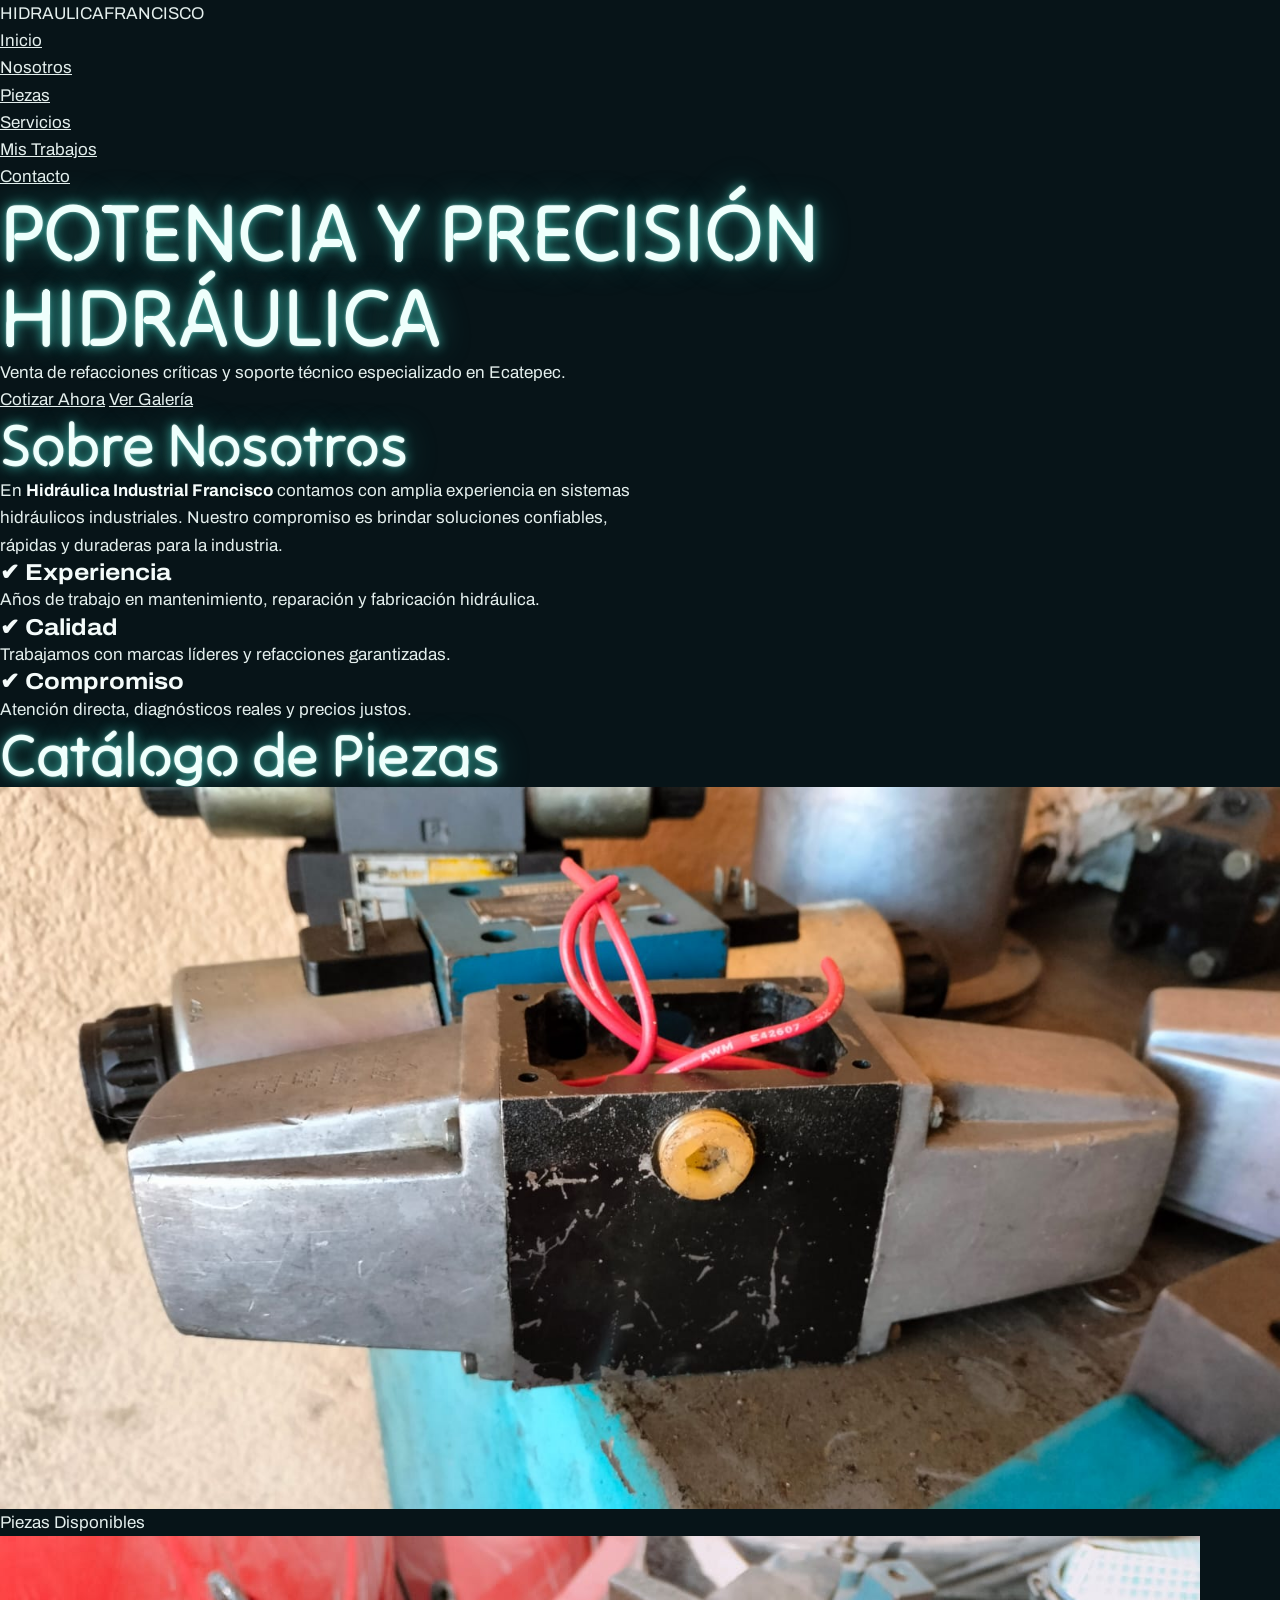
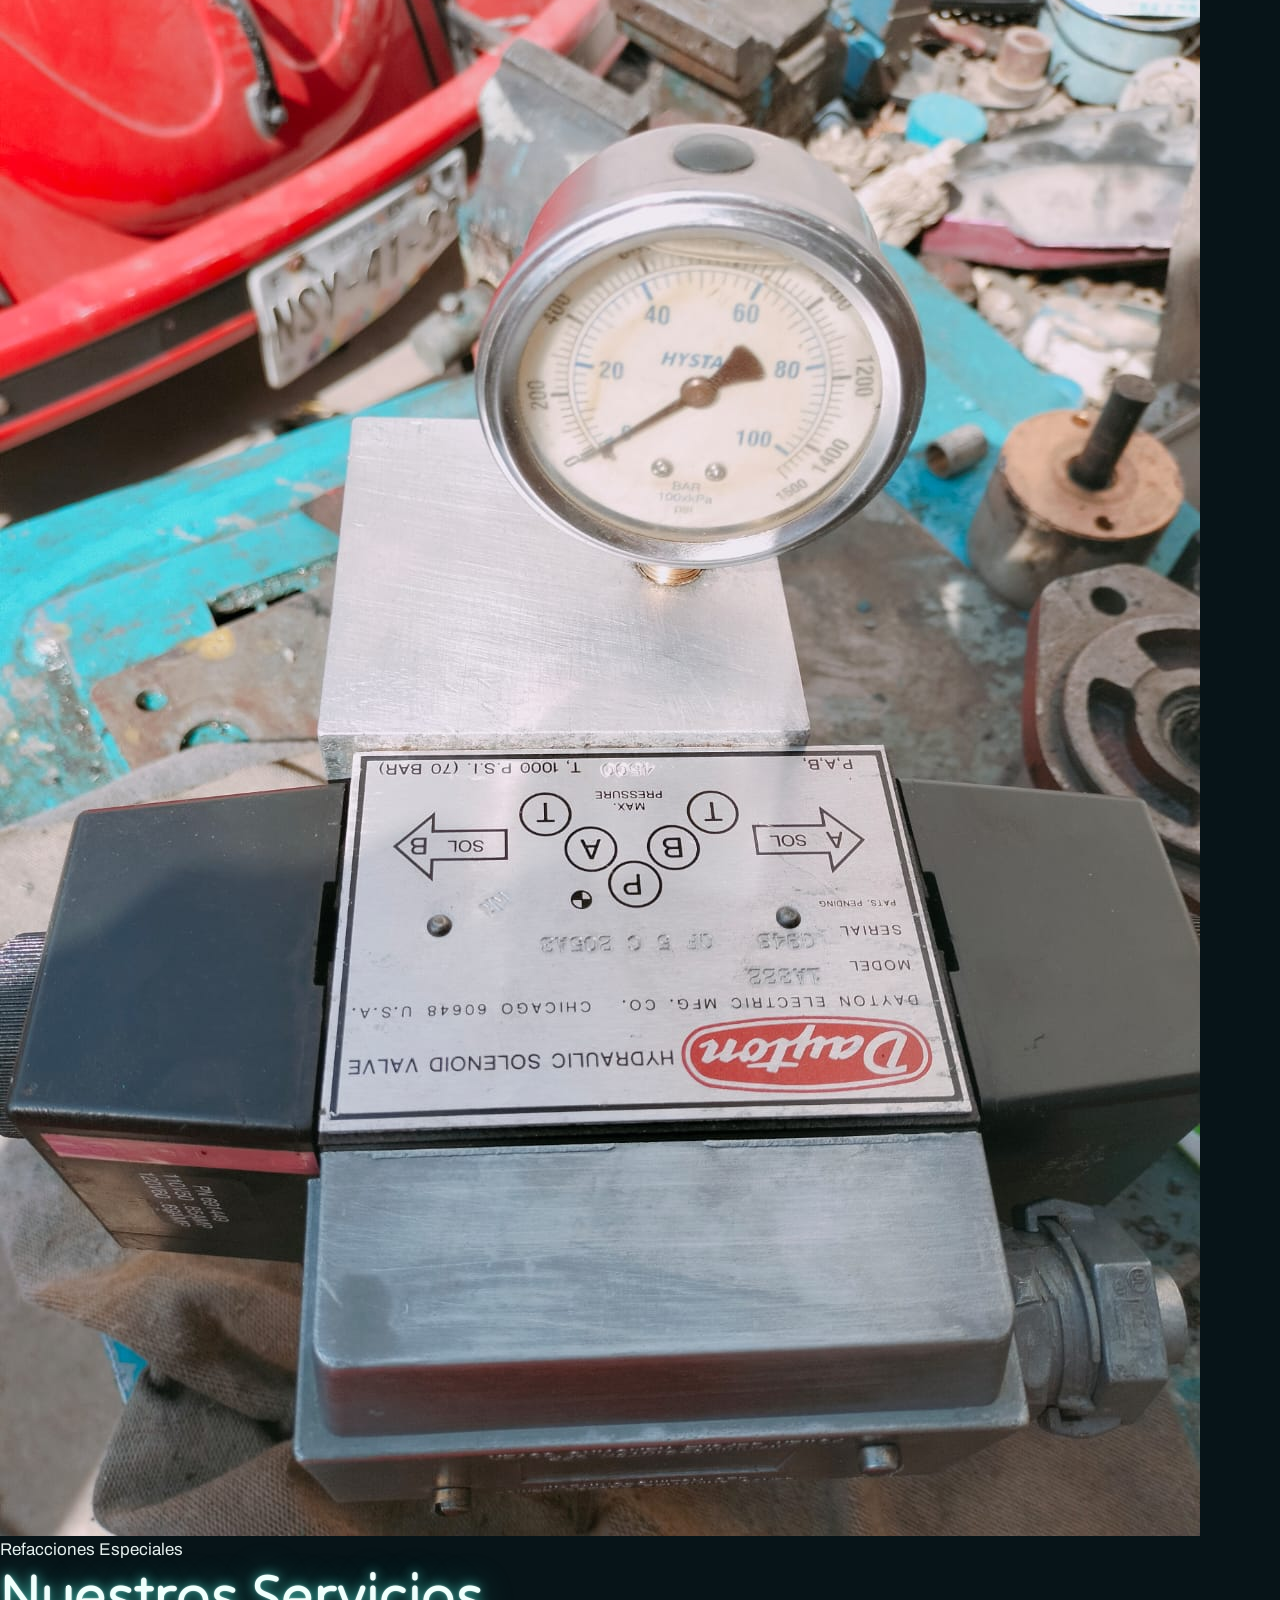
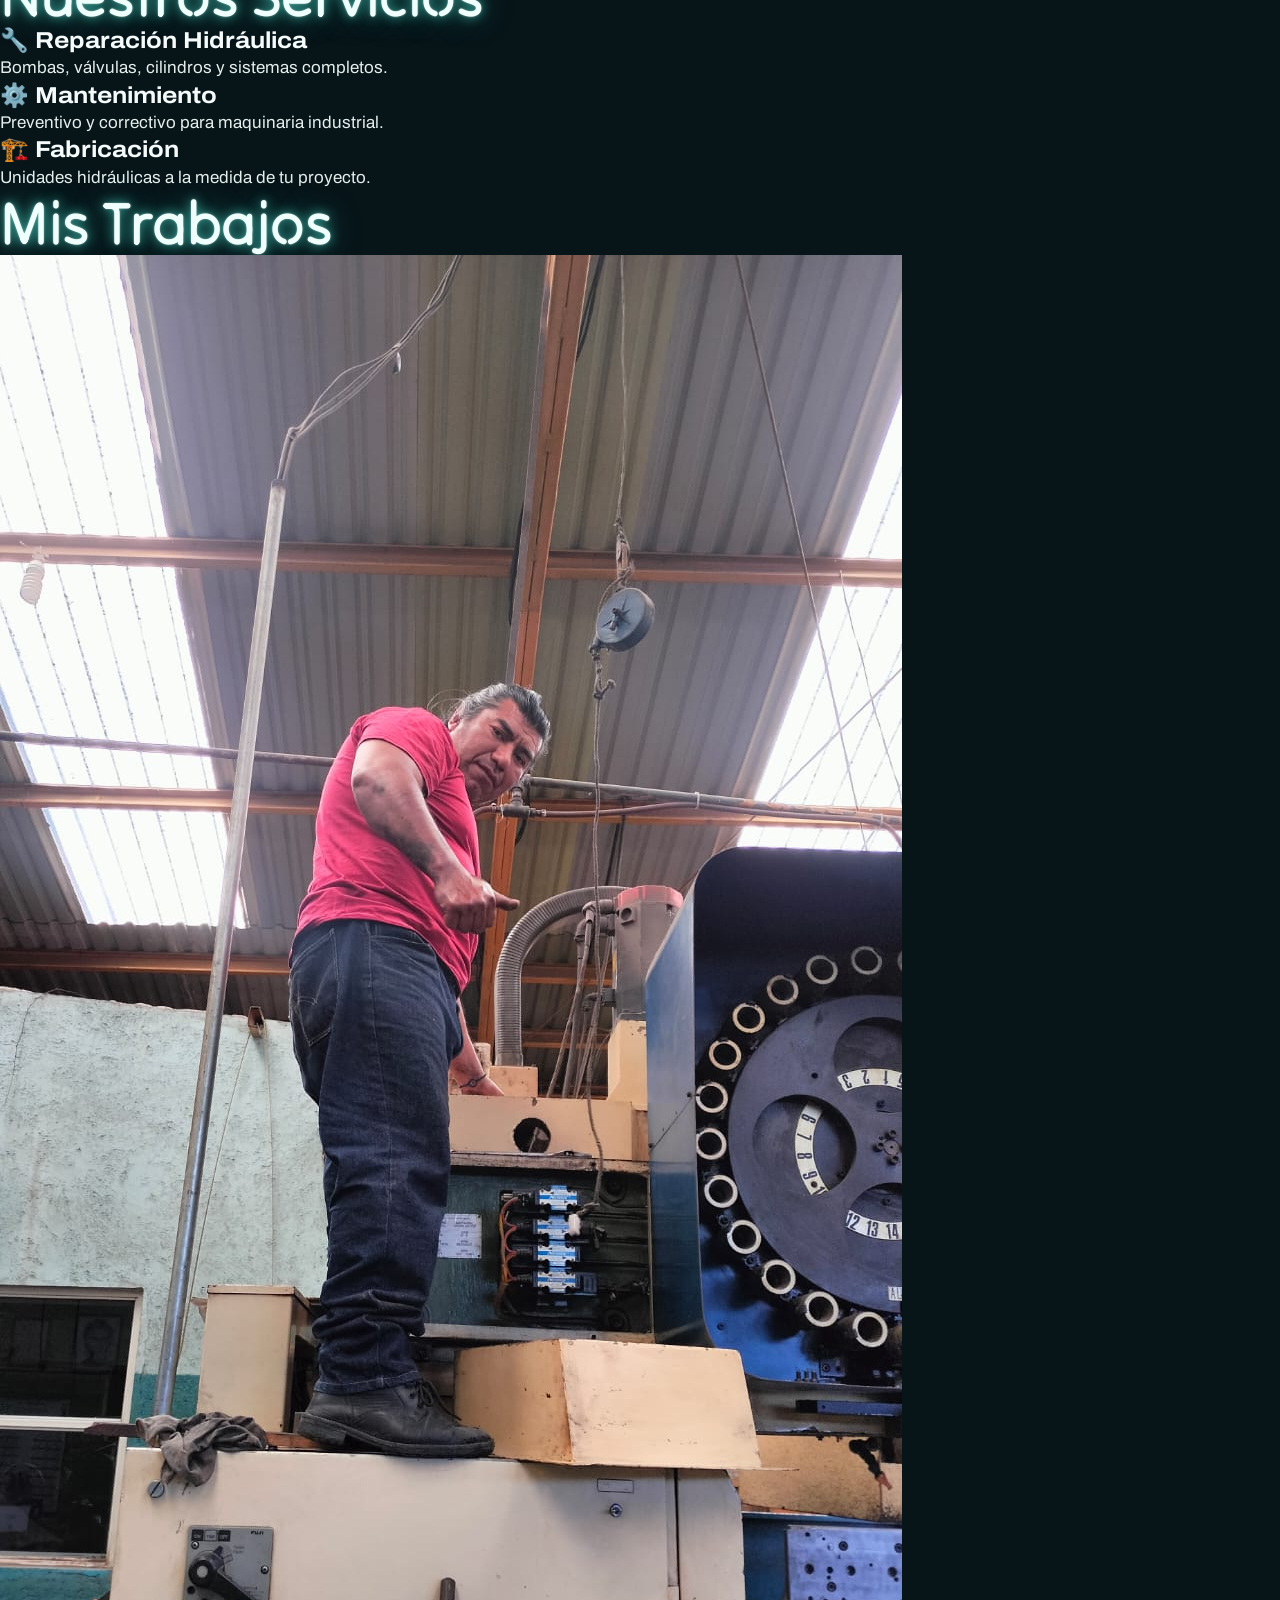
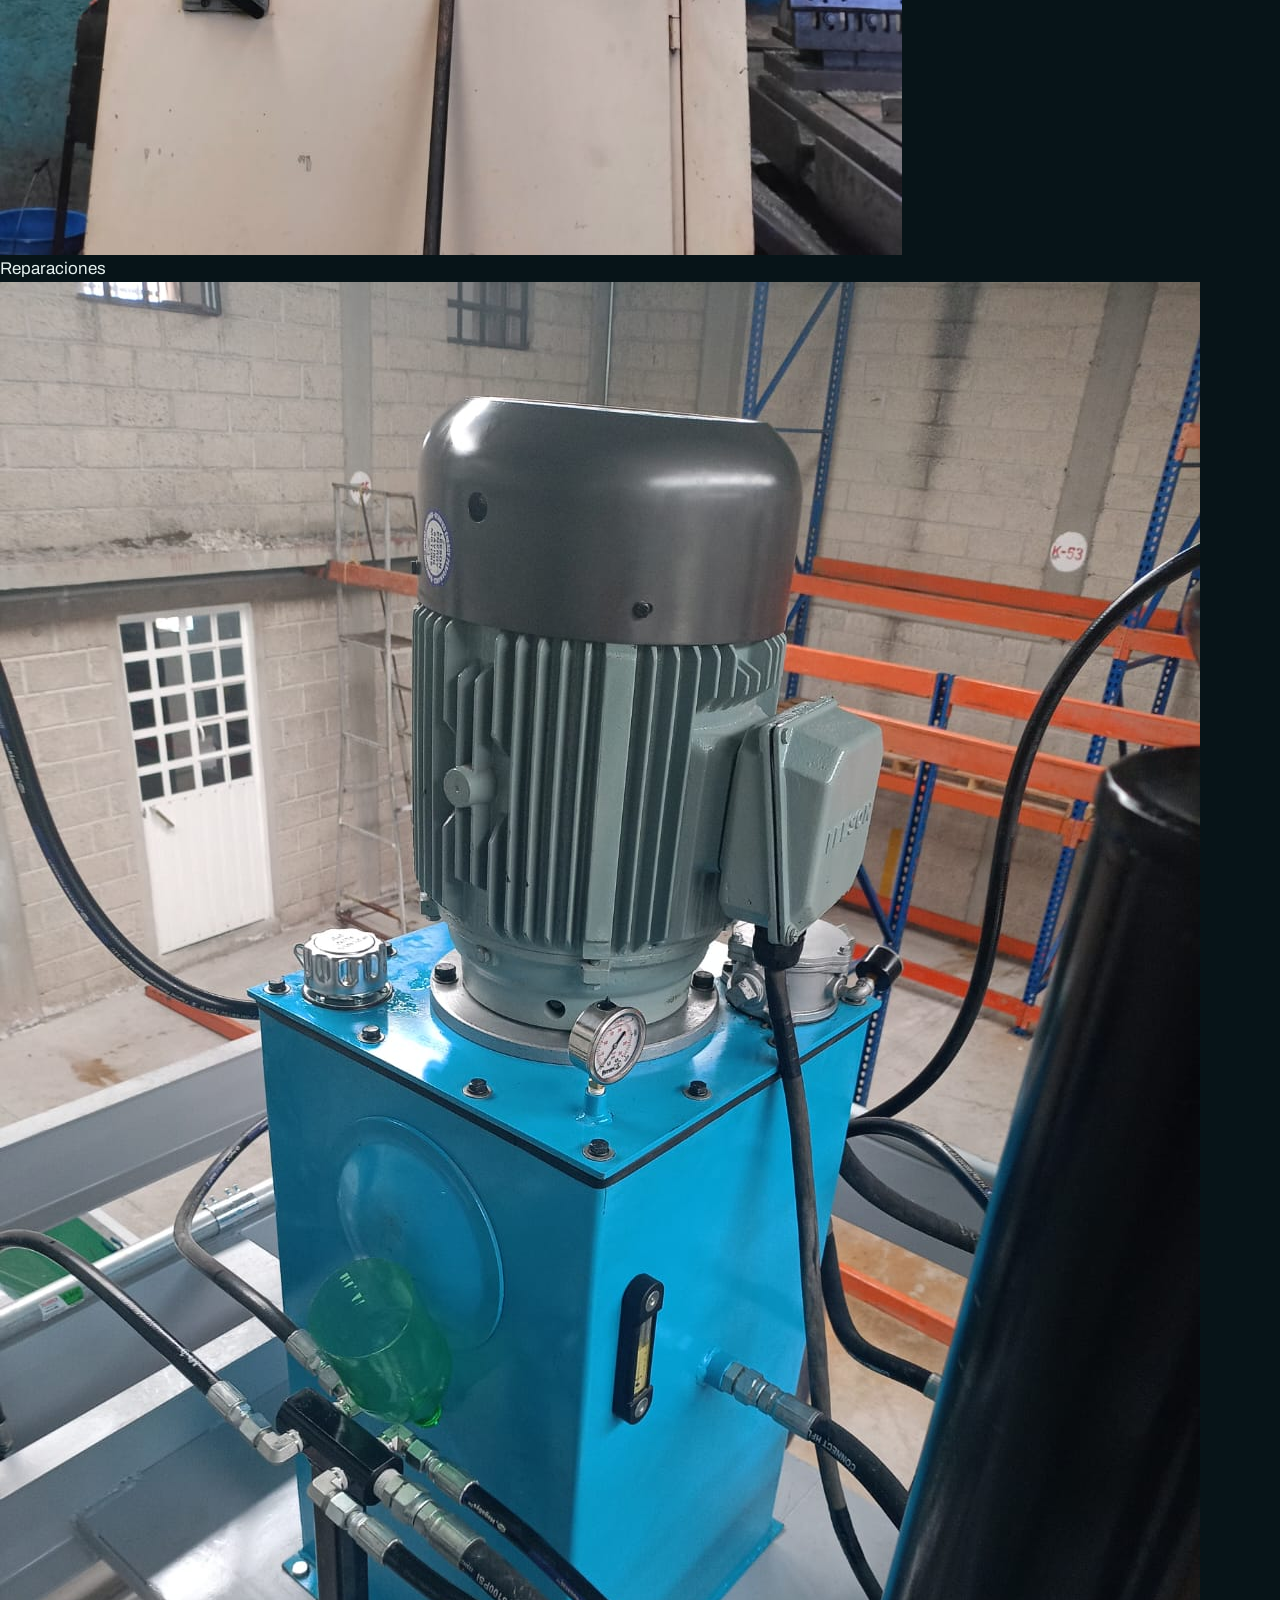
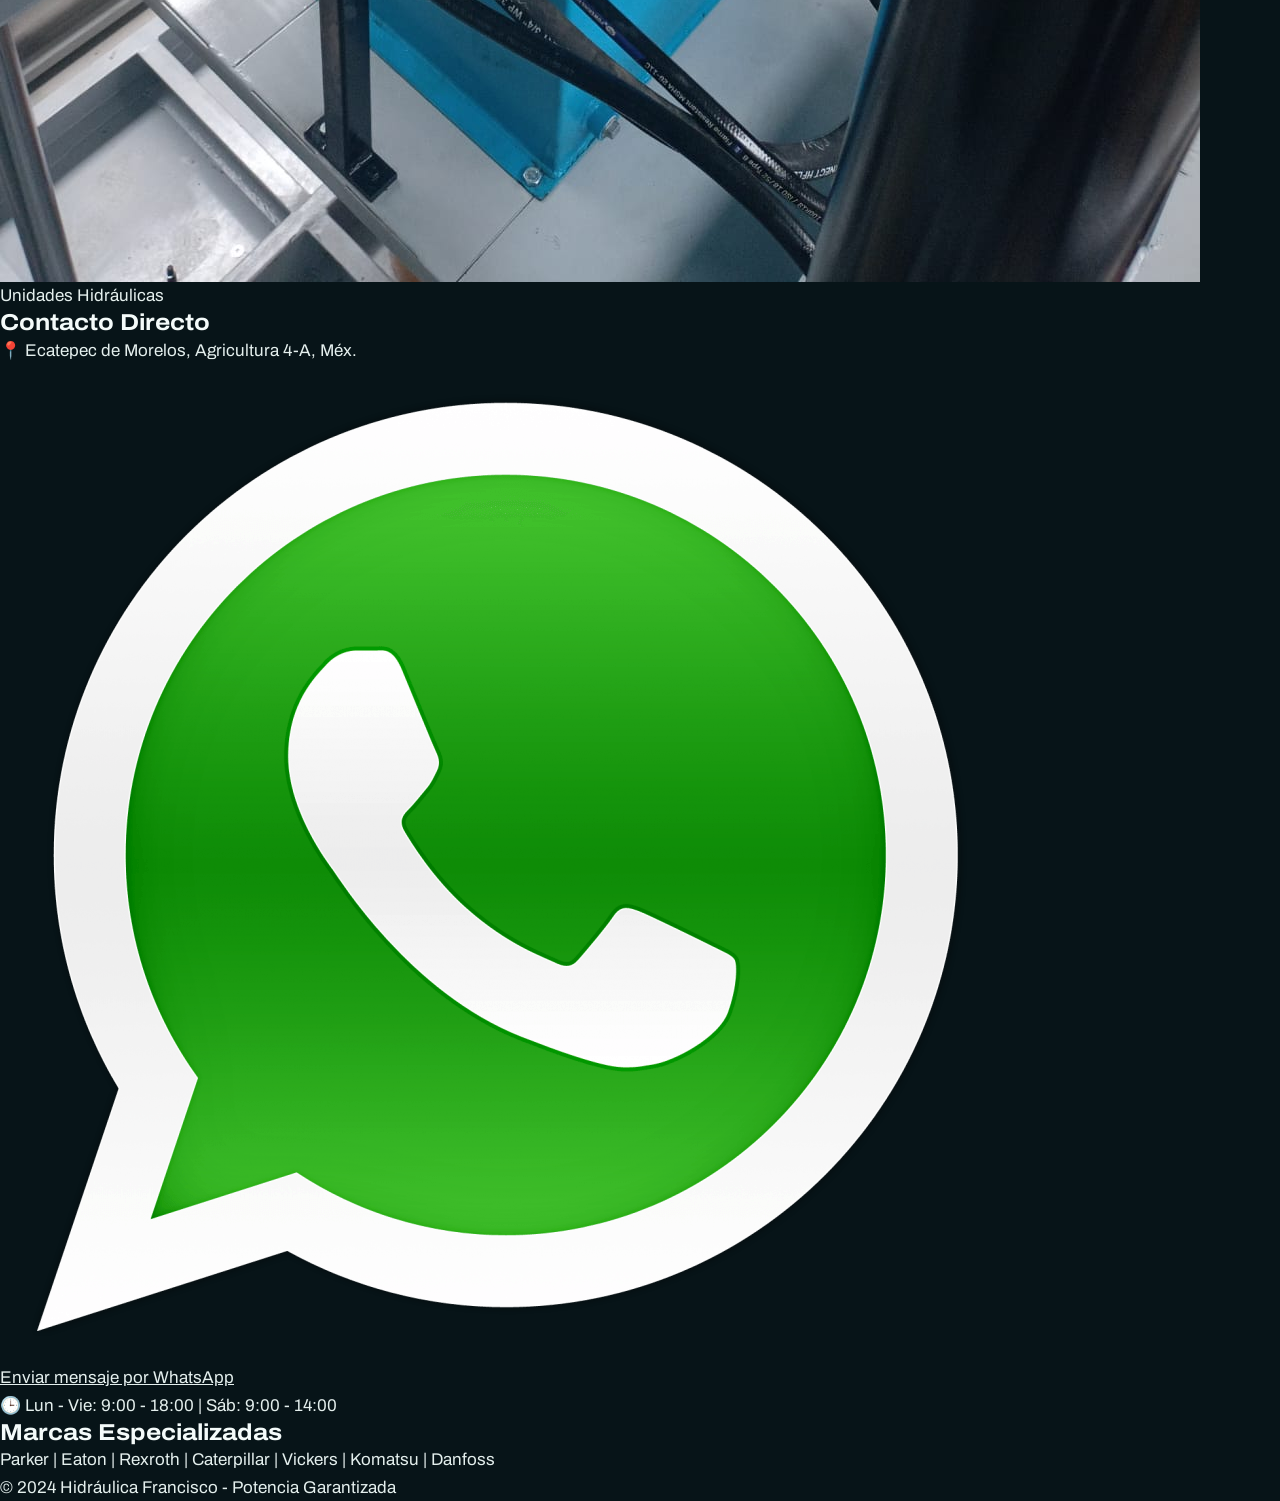
<file: Index.html>
<!doctype html>
<html lang="es">
  <head>
    <meta charset="UTF-8" />
    <meta name="viewport" content="width=device-width, initial-scale=1.0" />
    <title>Hidráulica Industrial Francisco | Venta y Servicio Técnico</title>

    <!-- TU CSS -->
    <link rel="stylesheet" href="style.css" />

    <!-- FUENTES -->
    <link
      href="https://fonts.googleapis.com/css2?family=Montserrat:wght@700;900&family=Roboto:wght@400;500&display=swap"
      rel="stylesheet"
    />

    <!-- ESTILOS SOLO PARA EL MODAL -->
    <style>
      .modal {
        position: fixed;
        inset: 0;
        background: rgba(0, 0, 0, 0.92);
        display: none;
        align-items: center;
        justify-content: center;
        z-index: 3000;
      }
      .modal.active {
        display: flex;
      }
      .modal img {
        max-width: 90%;
        max-height: 90%;
        border-radius: 12px;
      }
      .modal-close {
        position: absolute;
        top: 20px;
        right: 35px;
        font-size: 45px;
        cursor: pointer;
        color: white;
      }
      .modal-btn {
        position: absolute;
        top: 50%;
        font-size: 65px;
        cursor: pointer;
        color: white;
        user-select: none;
        padding: 10px;
      }
      .prev {
        left: 30px;
      }
      .next {
        right: 30px;
      }
      .gallery-image {
        cursor: pointer;
      }
    </style>
  </head>

  <body>
    <!-- ================= NAV ================= -->
    <nav class="navbar">
      <div class="logo">HIDRAULICA<span class="highlight">FRANCISCO</span></div>
      <ul class="nav-links">
        <li><a href="#inicio">Inicio</a></li>
        <li><a href="#nosotros">Nosotros</a></li>
        <li><a href="#productos">Piezas</a></li>
        <li><a href="#servicios">Servicios</a></li>
        <li><a href="#proyectos">Mis Trabajos</a></li>
        <li><a href="#contacto">Contacto</a></li>
      </ul>
    </nav>

    <!-- ================= HERO ================= -->
    <header id="inicio" class="hero">
      <div class="hero-content">
        <h1>
          POTENCIA Y PRECISIÓN <br /><span class="highlight">HIDRÁULICA</span>
        </h1>
        <p>
          Venta de refacciones críticas y soporte técnico especializado en
          Ecatepec.
        </p>
        <a href="#contacto" class="btn-primary">Cotizar Ahora</a>
        <a href="#proyectos" class="btn-secondary">Ver Galería</a>
      </div>
    </header>

    <!-- ================= NOSOTROS ================= -->
    <section id="nosotros" class="section">
      <div class="container">
        <h2>Sobre <span class="highlight">Nosotros</span></h2>
        <p>
          En <strong>Hidráulica Industrial Francisco</strong> contamos con
          amplia experiencia en sistemas hidráulicos industriales. Nuestro
          compromiso es brindar soluciones confiables, rápidas y duraderas para
          la industria.
        </p>

        <div class="grid-servicios">
          <div class="card-detallada">
            <h3>✔ Experiencia</h3>
            <p>
              Años de trabajo en mantenimiento, reparación y fabricación
              hidráulica.
            </p>
          </div>
          <div class="card-detallada">
            <h3>✔ Calidad</h3>
            <p>Trabajamos con marcas líderes y refacciones garantizadas.</p>
          </div>
          <div class="card-detallada">
            <h3>✔ Compromiso</h3>
            <p>Atención directa, diagnósticos reales y precios justos.</p>
          </div>
        </div>
      </div>
    </section>

    <!-- ================= PRODUCTOS ================= -->
    <section id="productos" class="section dark-bg">
      <div class="container">
        <h2>Catálogo de <span class="highlight">Piezas</span></h2>

        <div class="gallery">
          <div class="gallery-card">
            <img
              class="gallery-image"
              src="img/Piesa1.jpeg"
              data-images="img/Piesa1.jpeg,img/Piesa2.jpeg,img/Piesa3.jpeg,img/Piesa4.jpeg,img/Piesa5.jpeg"
            />
            <div class="overlay">Piezas Disponibles</div>
          </div>

          <div class="gallery-card">
            <img
              class="gallery-image"
              src="img/Piesa15.jpeg"
              data-images="img/Piesa15.jpeg,img/Piesa14.jpeg,img/Piesa13.jpeg"
            />
            <div class="overlay">Refacciones Especiales</div>
          </div>
        </div>
      </div>
    </section>

    <!-- ================= SERVICIOS ================= -->
    <section id="servicios" class="section">
      <div class="container">
        <h2>Nuestros <span class="highlight">Servicios</span></h2>

        <div class="grid-servicios">
          <div class="card-detallada">
            <h3>🔧 Reparación Hidráulica</h3>
            <p>Bombas, válvulas, cilindros y sistemas completos.</p>
          </div>
          <div class="card-detallada">
            <h3>⚙️ Mantenimiento</h3>
            <p>Preventivo y correctivo para maquinaria industrial.</p>
          </div>
          <div class="card-detallada">
            <h3>🏗️ Fabricación</h3>
            <p>Unidades hidráulicas a la medida de tu proyecto.</p>
          </div>
        </div>
      </div>
    </section>

    <!-- ================= PROYECTOS ================= -->
    <section id="proyectos" class="section dark-bg">
      <div class="container">
        <h2>Mis <span class="highlight">Trabajos</span></h2>

        <div class="gallery">
          <div class="gallery-card">
            <img
              class="gallery-image"
              src="img/Reparacion1.jpeg"
              data-images="img/Reparacion1.jpeg,img/Reparacion2.jpeg,img/Reparacion3.jpeg"
            />
            <div class="overlay">Reparaciones</div>
          </div>

          <div class="gallery-card">
            <img
              class="gallery-image"
              src="img/Unidad1.jpeg"
              data-images="img/Unidad1.jpeg,img/Unidad2.jpeg,img/Unidad14.jpeg"
            />
            <div class="overlay">Unidades Hidráulicas</div>
          </div>
        </div>
      </div>
    </section>

    <!-- ================= MODAL ================= -->
    <div class="modal" id="modal">
      <span class="modal-close" id="closeModal">&times;</span>
      <span class="modal-btn prev" id="prev">&#10094;</span>
      <img id="modalImage" />
      <span class="modal-btn next" id="next">&#10095;</span>
    </div>

    <!-- ================= JS ================= -->
    <script>
      const modal = document.getElementById("modal");
      const modalImage = document.getElementById("modalImage");
      const closeModal = document.getElementById("closeModal");
      const nextBtn = document.getElementById("next");
      const prevBtn = document.getElementById("prev");

      let images = [];
      let index = 0;

      document.querySelectorAll(".gallery-image").forEach((img) => {
        img.addEventListener("click", () => {
          images = img.dataset.images.split(",");
          index = 0;
          modalImage.src = images[index];
          modal.classList.add("active");
        });
      });

      nextBtn.onclick = () => {
        index = (index + 1) % images.length;
        modalImage.src = images[index];
      };

      prevBtn.onclick = () => {
        index = (index - 1 + images.length) % images.length;
        modalImage.src = images[index];
      };

      closeModal.onclick = () => modal.classList.remove("active");
      modal.onclick = (e) =>
        e.target === modal && modal.classList.remove("active");
    </script>
    <footer id="contacto">
      <div class="footer-grid">
        <div class="footer-item">
          <h3>Contacto Directo</h3>

          <p>📍 Ecatepec de Morelos, Agricultura 4-A, Méx.</p>

          <!-- WhatsApp con imagen -->
          <a
            href="https://wa.me/5215514035647?text=Hola%20me%20gustaría%20recibir%20información%20sobre%20sus%20servicios"
            target="_blank"
            class="whatsapp-link"
          >
            <img src="img/whatsapp.png" alt="WhatsApp" />
            <span>Enviar mensaje por WhatsApp</span>
          </a>

          <p>🕒 Lun - Vie: 9:00 - 18:00 | Sáb: 9:00 - 14:00</p>
        </div>

        <div class="footer-item">
          <h3>Marcas Especializadas</h3>
          <p>
            Parker | Eaton | Rexroth | Caterpillar | Vickers | Komatsu | Danfoss
          </p>
        </div>
      </div>

      <div class="footer-bottom">
        &copy; 2024 Hidráulica Francisco - Potencia Garantizada
      </div>
    </footer>
  </body>
</html>
</file>
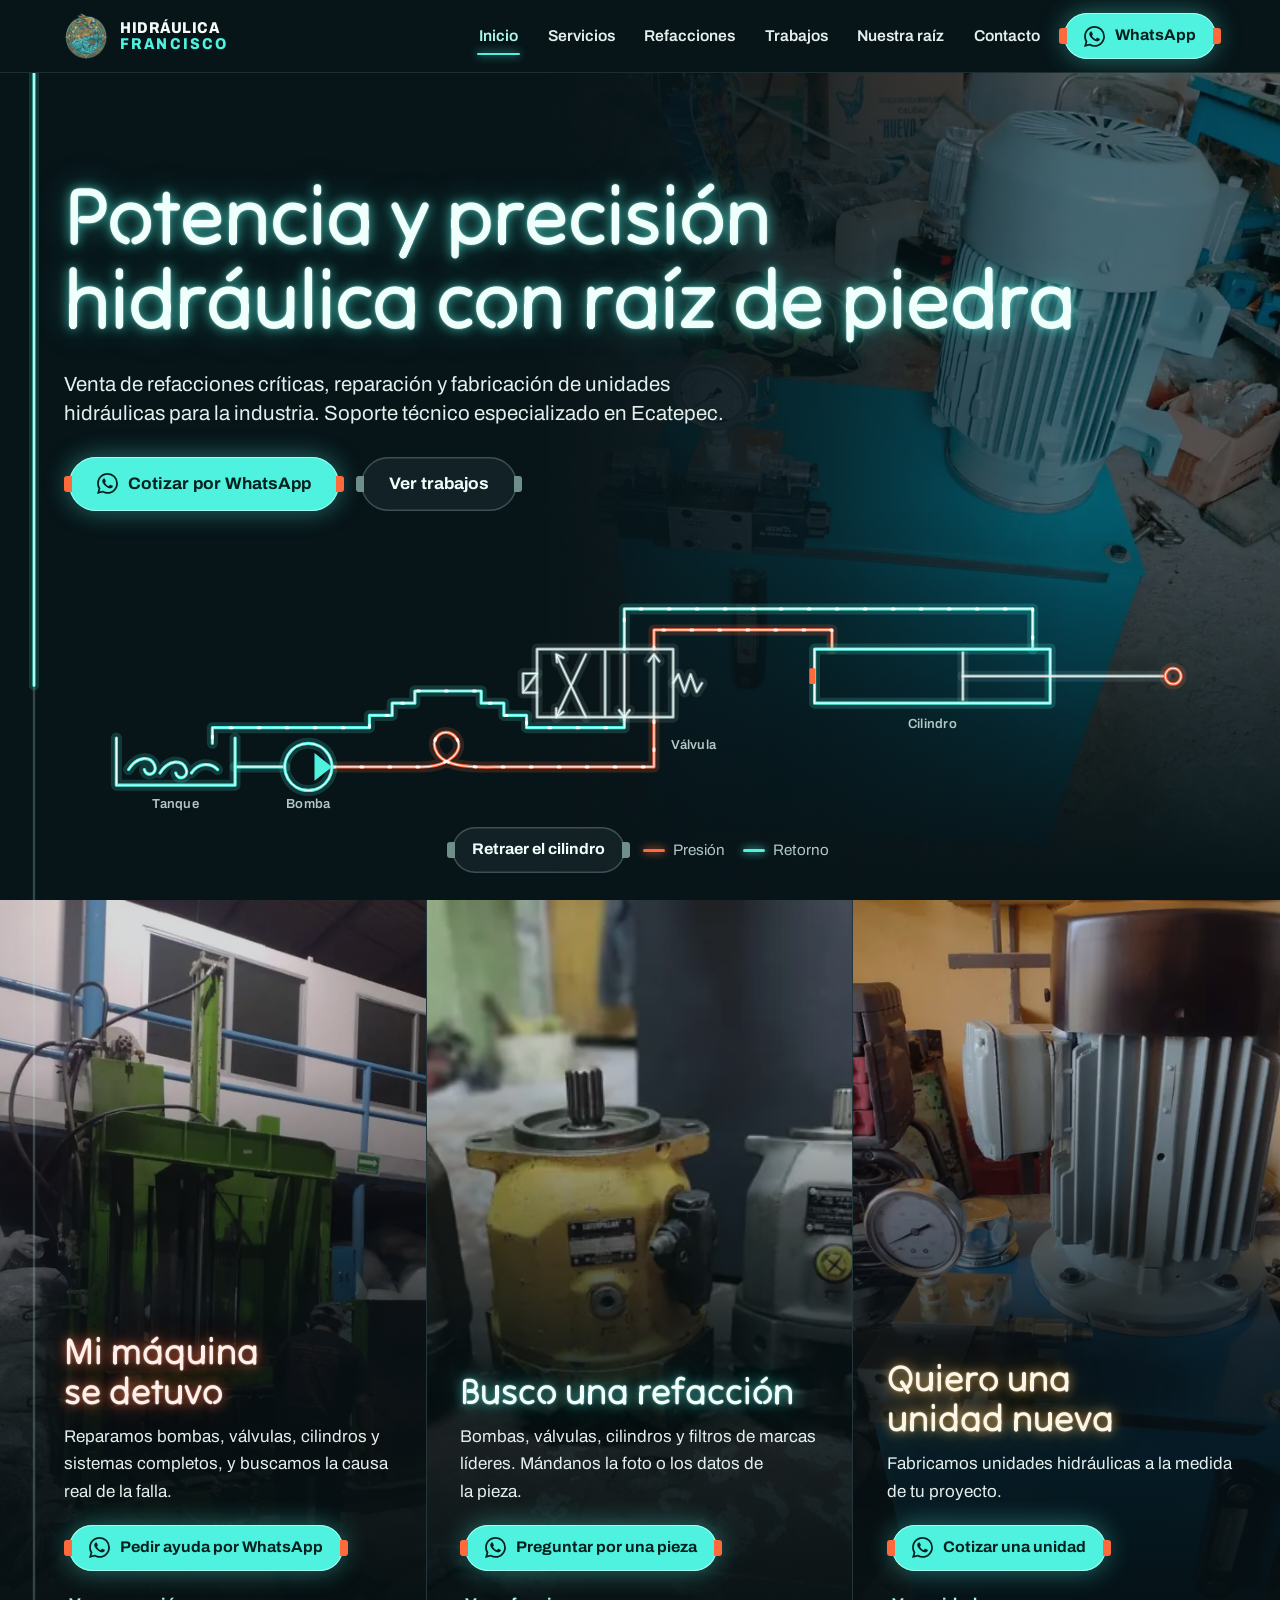
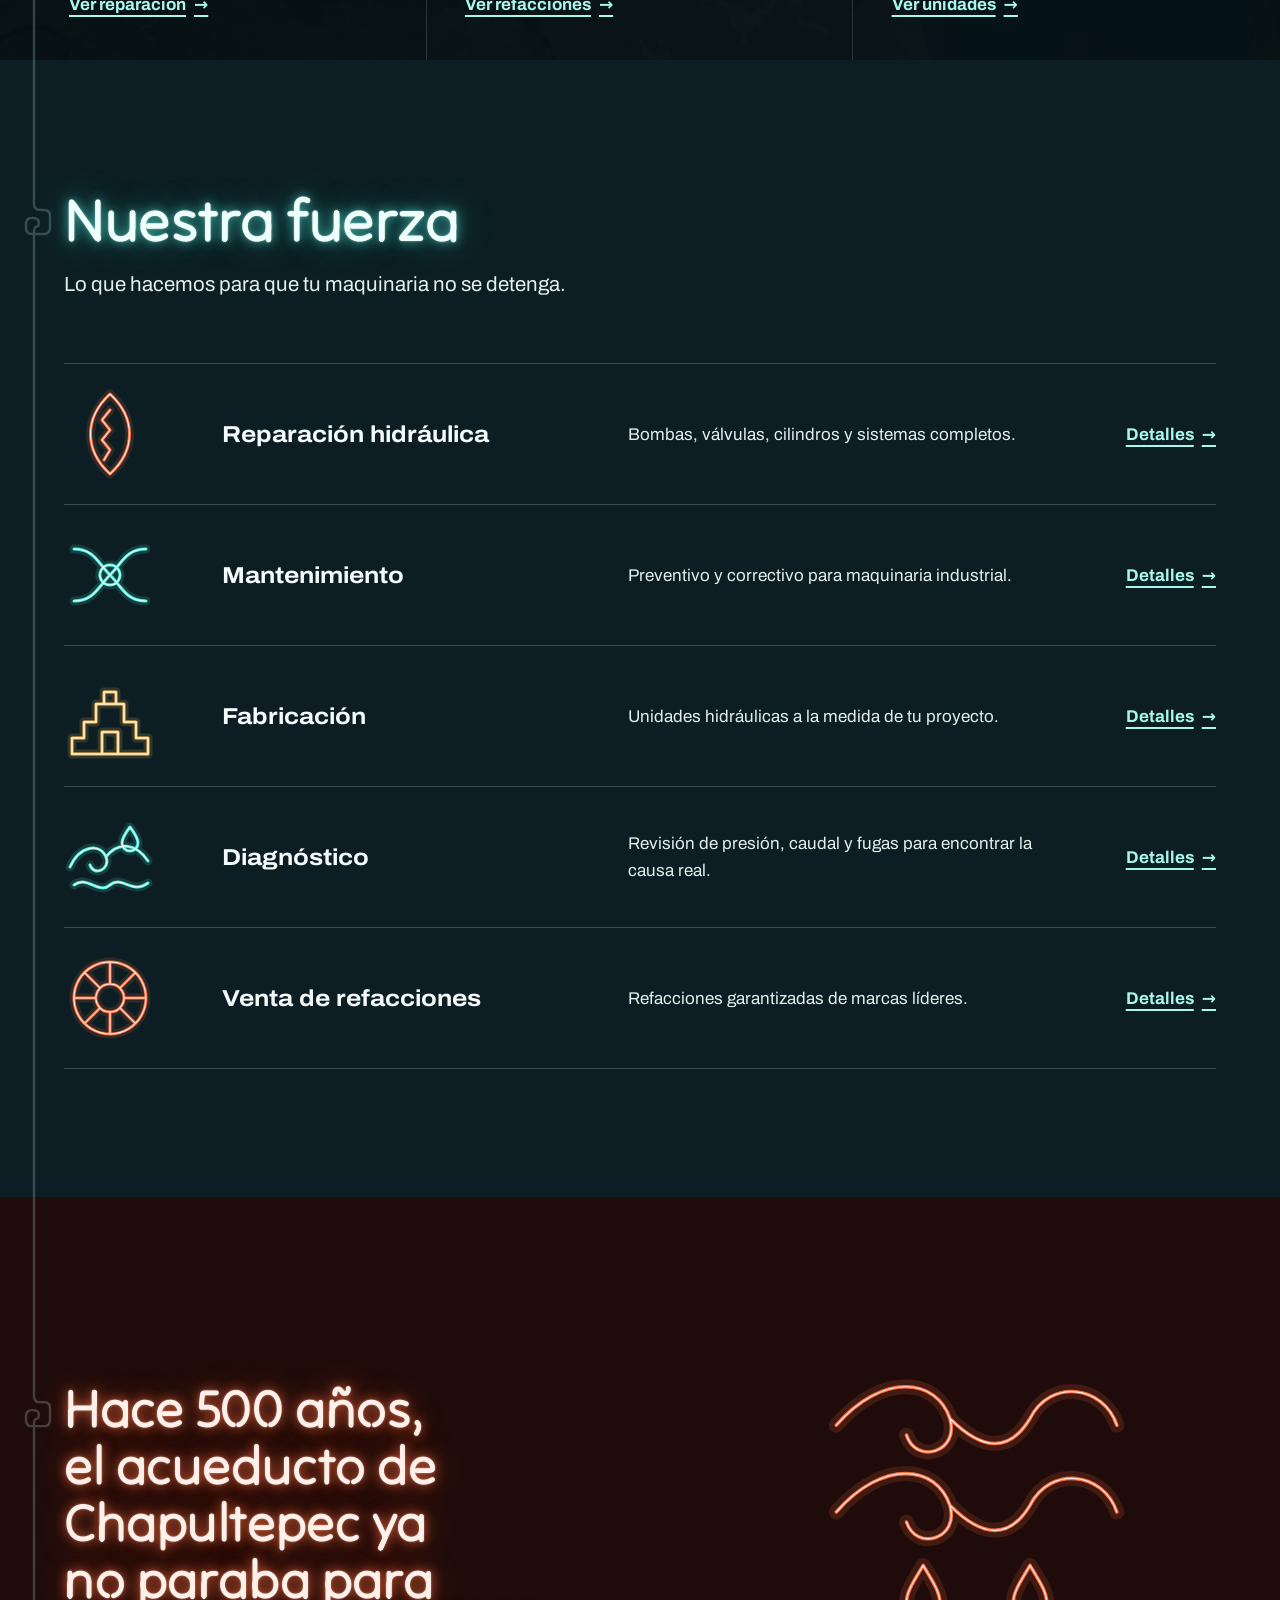
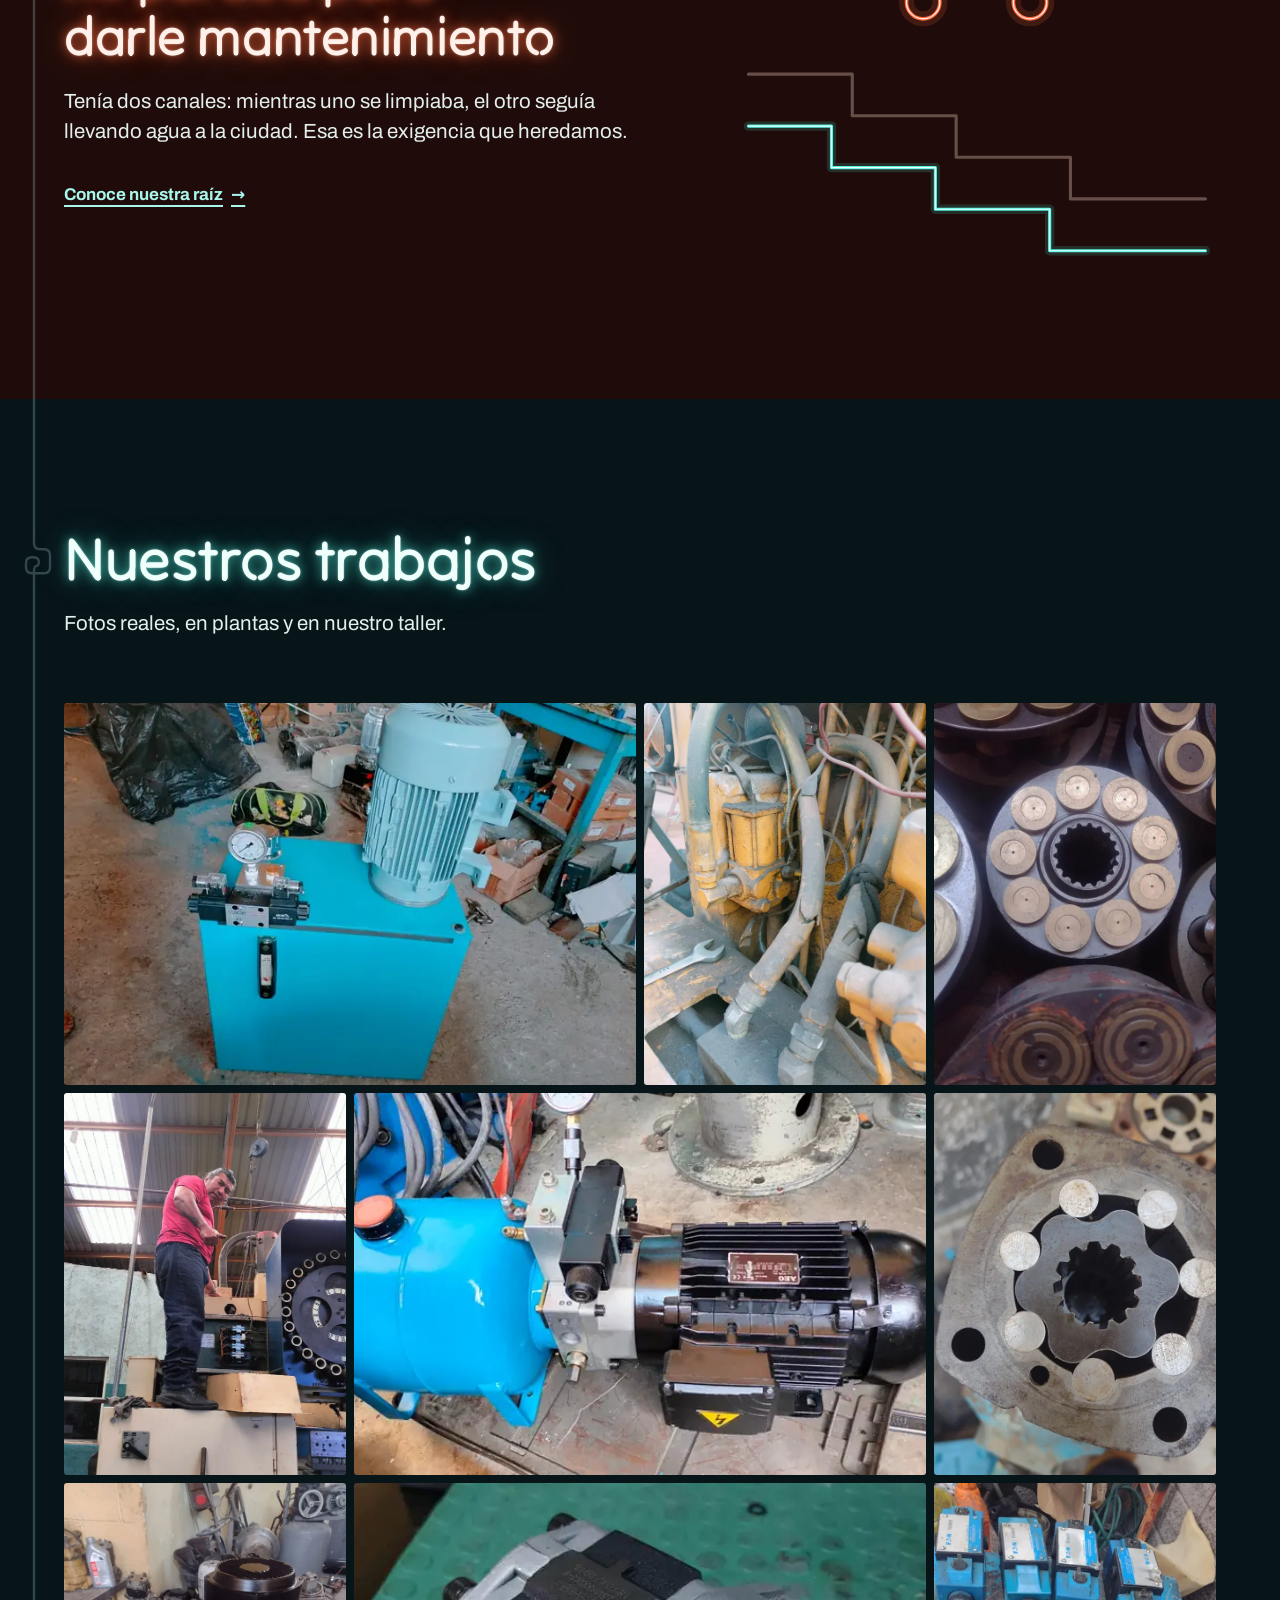
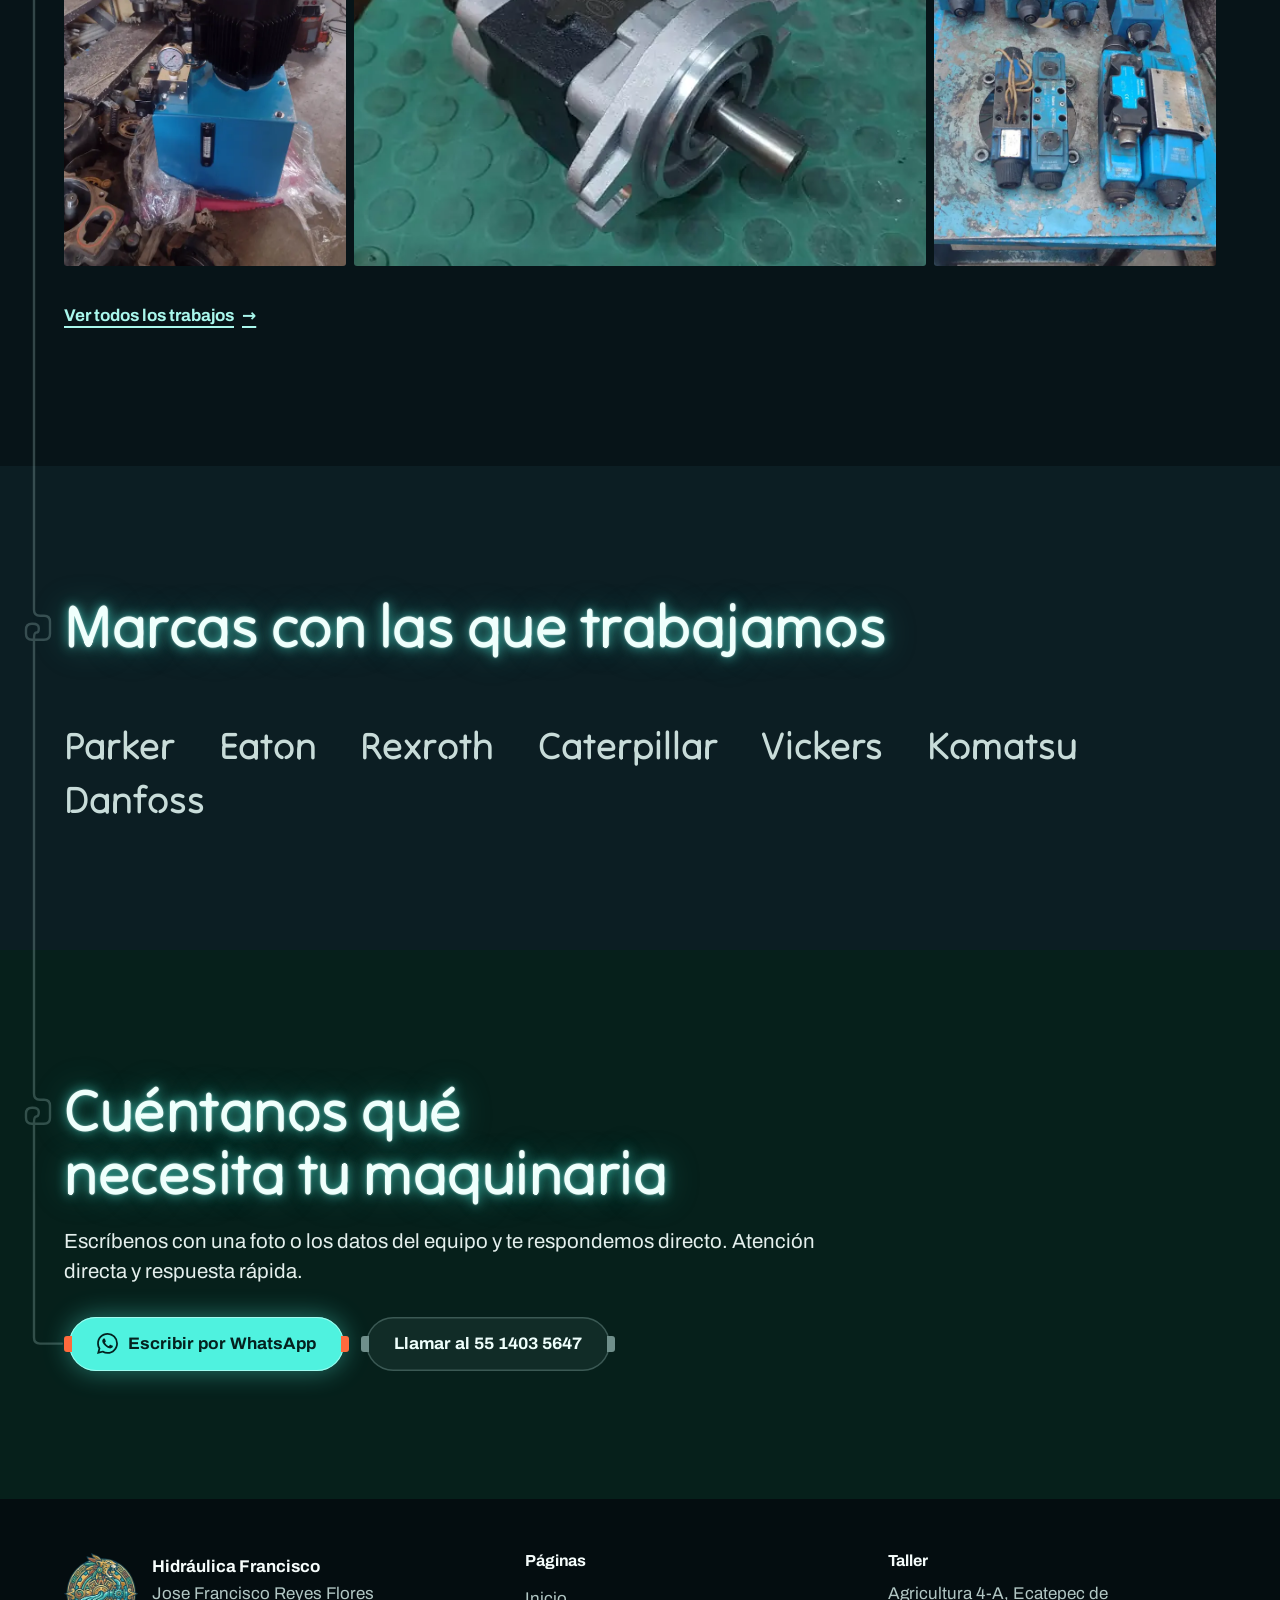
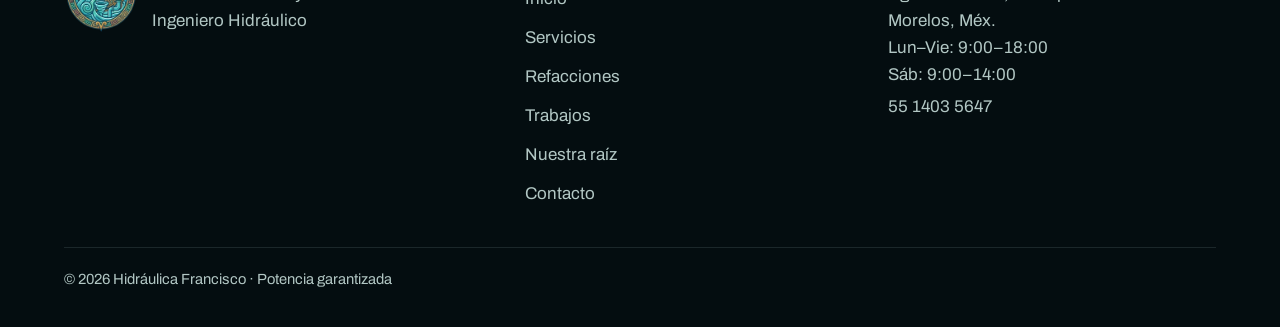
<file: index.html>
<!doctype html>
<html lang="es">
<head>
  <meta charset="UTF-8">
  <meta name="viewport" content="width=device-width, initial-scale=1, viewport-fit=cover">
  <title>Hidráulica Francisco | Venta y Servicio Técnico en Ecatepec</title>
  <meta name="description" content="Refacciones, reparación, mantenimiento y fabricación de unidades hidráulicas industriales en Ecatepec de Morelos.">
  <link rel="canonical" href="https://hidraulica-guadalupe-reyes.onrender.com/">
  <meta name="theme-color" content="#071418">
  <meta property="og:type" content="website">
  <meta property="og:locale" content="es_MX">
  <meta property="og:site_name" content="Hidráulica Francisco">
  <meta property="og:title" content="Hidráulica Francisco | Venta y Servicio Técnico en Ecatepec">
  <meta property="og:description" content="Refacciones, reparación, mantenimiento y fabricación de unidades hidráulicas industriales en Ecatepec de Morelos.">
  <meta property="og:url" content="https://hidraulica-guadalupe-reyes.onrender.com/">
  <meta property="og:image" content="https://hidraulica-guadalupe-reyes.onrender.com/img/web/og.jpg">
  <link rel="icon" href="img/web/favicon-192.png" type="image/png">
  <link rel="preload" href="fonts/tilt-neon-latin.woff2" as="font" type="font/woff2" crossorigin>
  <link rel="stylesheet" href="style.css">
  <script type="application/ld+json">{"@context":"https://schema.org","@type":"LocalBusiness","name":"Hidráulica Francisco","description":"Venta de refacciones, reparación, mantenimiento y fabricación de unidades hidráulicas industriales.","url":"https://hidraulica-guadalupe-reyes.onrender.com/","image":"https://hidraulica-guadalupe-reyes.onrender.com/img/web/og.jpg","telephone":"+52 55 1403 5647","address":{"@type":"PostalAddress","streetAddress":"Agricultura 4-A","addressLocality":"Ecatepec de Morelos","addressRegion":"Méx.","addressCountry":"MX"},"openingHoursSpecification":[{"@type":"OpeningHoursSpecification","dayOfWeek":["Monday","Tuesday","Wednesday","Thursday","Friday"],"opens":"09:00","closes":"18:00"},{"@type":"OpeningHoursSpecification","dayOfWeek":"Saturday","opens":"09:00","closes":"14:00"}]}</script>
  <script src="script.js" defer></script>
</head>
<body>
<a class="saltar" href="#contenido">Saltar al contenido</a>
<header class="nav">
  <div class="nav-in">
    <a class="marca" href="index.html" aria-label="Hidráulica Francisco, inicio"><img src="img/web/emblema-180.webp" width="180" height="191" alt=""><span>HIDRÁULICA<b>FRANCISCO</b></span></a>
    <nav aria-label="Principal"><ul class="nav-enlaces" id="navEnlaces"><li><a href="index.html" aria-current="page">Inicio</a></li><li><a href="servicios.html">Servicios</a></li><li><a href="refacciones.html">Refacciones</a></li><li><a href="trabajos.html">Trabajos</a></li><li><a href="raiz.html">Nuestra raíz</a></li><li><a href="contacto.html">Contacto</a></li></ul></nav>
    <a class="btn btn-gas btn-chico" href="https://wa.me/5215514035647?text=Hola%2C%20me%20gustar%C3%ADa%20recibir%20informaci%C3%B3n%20sobre%20sus%20servicios" target="_blank" rel="noopener"><svg viewBox="0 0 24 24" aria-hidden="true"><path d="M17.472 14.382c-.297-.149-1.758-.867-2.03-.967-.273-.099-.471-.148-.67.15-.197.297-.767.966-.94 1.164-.173.199-.347.223-.644.075-.297-.15-1.255-.463-2.39-1.475-.883-.788-1.48-1.761-1.653-2.059-.173-.297-.018-.458.13-.606.134-.133.298-.347.446-.52.149-.174.198-.298.298-.497.099-.198.05-.371-.025-.52-.075-.149-.669-1.612-.916-2.207-.242-.579-.487-.5-.669-.51-.173-.008-.371-.01-.57-.01-.198 0-.52.074-.792.372-.272.297-1.04 1.016-1.04 2.479 0 1.462 1.065 2.875 1.213 3.074.149.198 2.096 3.2 5.077 4.487.709.306 1.262.489 1.694.625.712.227 1.36.195 1.871.118.571-.085 1.758-.719 2.006-1.413.248-.694.248-1.289.173-1.413-.074-.124-.272-.198-.57-.347m-5.421 7.403h-.004a9.87 9.87 0 01-5.031-1.378l-.361-.214-3.741.982.998-3.648-.235-.374a9.86 9.86 0 01-1.51-5.26c.001-5.45 4.436-9.884 9.888-9.884 2.64 0 5.122 1.03 6.988 2.898a9.825 9.825 0 012.893 6.994c-.003 5.45-4.437 9.884-9.885 9.884m8.413-18.297A11.815 11.815 0 0012.05 0C5.495 0 .16 5.335.157 11.892c0 2.096.547 4.142 1.588 5.945L.057 24l6.305-1.654a11.882 11.882 0 005.683 1.448h.005c6.554 0 11.89-5.335 11.893-11.893a11.821 11.821 0 00-3.48-8.413Z"/></svg>WhatsApp</a>
    <button type="button" class="menu-btn" aria-label="Abrir menú" aria-expanded="false" aria-controls="navEnlaces"><svg viewBox="0 0 24 24" aria-hidden="true"><path d="M3 7h18M3 12h18M3 17h18"/></svg></button>
  </div>
</header>
<main id="contenido">
<div class="portada">
  <div class="portada-foto"><img src="img/web/Unidad14-1400.webp" srcset="img/web/Unidad14-640.webp 640w, img/web/Unidad14-1400.webp 1400w" sizes="(max-width: 820px) 100vw, 58vw" width="1600" height="1200" alt="" fetchpriority="high" decoding="async"></div>
  <div class="portada-texto contenedor">
    <h1>Potencia y precisión hidráulica con raíz de piedra</h1>
    <p class="entrada">Venta de refacciones críticas, reparación y fabricación de unidades hidráulicas para la industria. Soporte técnico especializado en Ecatepec.</p>
    <div class="acciones"><a class="btn btn-gas" href="https://wa.me/5215514035647?text=Hola%2C%20me%20gustar%C3%ADa%20cotizar%20un%20proyecto" target="_blank" rel="noopener"><svg viewBox="0 0 24 24" aria-hidden="true"><path d="M17.472 14.382c-.297-.149-1.758-.867-2.03-.967-.273-.099-.471-.148-.67.15-.197.297-.767.966-.94 1.164-.173.199-.347.223-.644.075-.297-.15-1.255-.463-2.39-1.475-.883-.788-1.48-1.761-1.653-2.059-.173-.297-.018-.458.13-.606.134-.133.298-.347.446-.52.149-.174.198-.298.298-.497.099-.198.05-.371-.025-.52-.075-.149-.669-1.612-.916-2.207-.242-.579-.487-.5-.669-.51-.173-.008-.371-.01-.57-.01-.198 0-.52.074-.792.372-.272.297-1.04 1.016-1.04 2.479 0 1.462 1.065 2.875 1.213 3.074.149.198 2.096 3.2 5.077 4.487.709.306 1.262.489 1.694.625.712.227 1.36.195 1.871.118.571-.085 1.758-.719 2.006-1.413.248-.694.248-1.289.173-1.413-.074-.124-.272-.198-.57-.347m-5.421 7.403h-.004a9.87 9.87 0 01-5.031-1.378l-.361-.214-3.741.982.998-3.648-.235-.374a9.86 9.86 0 01-1.51-5.26c.001-5.45 4.436-9.884 9.888-9.884 2.64 0 5.122 1.03 6.988 2.898a9.825 9.825 0 012.893 6.994c-.003 5.45-4.437 9.884-9.885 9.884m8.413-18.297A11.815 11.815 0 0012.05 0C5.495 0 .16 5.335.157 11.892c0 2.096.547 4.142 1.588 5.945L.057 24l6.305-1.654a11.882 11.882 0 005.683 1.448h.005c6.554 0 11.89-5.335 11.893-11.893a11.821 11.821 0 00-3.48-8.413Z"/></svg>Cotizar por WhatsApp</a><a class="btn btn-vidrio" href="trabajos.html">Ver trabajos</a></div>
  </div>
  <div class="circuito" role="group" aria-labelledby="circuito-titulo">
  <h2 id="circuito-titulo" class="solo-lector">Circuito hidráulico de demostración</h2>
  <svg viewBox="0 0 1320 262" role="img" aria-label="Circuito hidráulico: tanque, bomba, válvula direccional y cilindro. El tanque lleva el glifo prehispánico del agua y la línea de retorno se dobla en forma de pirámide escalonada." class="circuito-svg">
    <g>
      <path class="l halo c-turq " d="M642 148 V160 H530 V146 H504 V132 H478 V118 H402 V132 H376 V146 H350 V160 H170 V178"/><path class="l gas c-turq " d="M642 148 V160 H530 V146 H504 V132 H478 V118 H402 V132 H376 V146 H350 V160 H170 V178"/><path class="l nucleo" d="M642 148 V160 H530 V146 H504 V132 H478 V118 H402 V132 H376 V146 H350 V160 H170 V178"/><path class="l flujo flujo-lento" d="M642 148 V160 H530 V146 H504 V132 H478 V118 H402 V132 H376 V146 H350 V160 H170 V178"/>
      <path class="l halo c-turq " d="M196 205 H253"/><path class="l gas c-turq " d="M196 205 H253"/><path class="l nucleo" d="M196 205 H253"/>
      <path class="l halo c-rojo " d="M308 205 H410 C440 205 462 186 448 170 C436 158 416 172 428 190 C440 208 480 205 500 205 H676 V148"/><path class="l gas c-rojo " d="M308 205 H410 C440 205 462 186 448 170 C436 158 416 172 428 190 C440 208 480 205 500 205 H676 V148"/><path class="l nucleo" d="M308 205 H410 C440 205 462 186 448 170 C436 158 416 172 428 190 C440 208 480 205 500 205 H676 V148"/><path class="l flujo" d="M308 205 H410 C440 205 462 186 448 170 C436 158 416 172 428 190 C440 208 480 205 500 205 H676 V148"/>
      <path class="l halo c-rojo ln-a" d="M676 70 V48 H880 V70"/><path class="l gas c-rojo ln-a" d="M676 70 V48 H880 V70"/><path class="l nucleo" d="M676 70 V48 H880 V70"/><path class="l flujo flujo-a" d="M676 70 V48 H880 V70"/>
      <path class="l halo c-turq ln-b" d="M642 70 V24 H1110 V70"/><path class="l gas c-turq ln-b" d="M642 70 V24 H1110 V70"/><path class="l nucleo" d="M642 70 V24 H1110 V70"/><path class="l flujo flujo-b flujo-r" d="M642 70 V24 H1110 V70"/>
      <!-- tanque con glifo del agua -->
      <path class="l halo c-turq " d="M60 172 V226 H196 V172"/><path class="l gas c-turq " d="M60 172 V226 H196 V172"/><path class="l nucleo" d="M60 172 V226 H196 V172"/>
      <path class="l halo c-turq " d="M74 208 C84 192 100 192 104 204 C107 214 94 217 92 208 M110 212 C120 196 136 196 140 208 C143 218 130 221 128 212 M146 212 C154 200 168 200 176 208"/><path class="l gas c-turq " d="M74 208 C84 192 100 192 104 204 C107 214 94 217 92 208 M110 212 C120 196 136 196 140 208 C143 218 130 221 128 212 M146 212 C154 200 168 200 176 208"/><path class="l nucleo" d="M74 208 C84 192 100 192 104 204 C107 214 94 217 92 208 M110 212 C120 196 136 196 140 208 C143 218 130 221 128 212 M146 212 C154 200 168 200 176 208"/>
      <!-- bomba ISO -->
      <path class="l halo c-turq " d="M280 178 A27 27 0 1 1 279.9 178 Z"/><path class="l gas c-turq " d="M280 178 A27 27 0 1 1 279.9 178 Z"/><path class="l nucleo" d="M280 178 A27 27 0 1 1 279.9 178 Z"/><path d="M287 189 L307 205 L287 221 Z" fill="var(--turquesa)"/>
      <!-- válvula 4/2 -->
      <g class="valvula-cuerpo">
        <rect class="valvula-toque" x="536" y="60" width="168" height="98" fill="transparent" style="cursor:pointer"/>
        <path class="l halo c-vidrio " d="M542 70 H698 V148 H542 Z M620 70 V148"/><path class="l gas c-vidrio " d="M542 70 H698 V148 H542 Z M620 70 V148"/><path class="l nucleo" d="M542 70 H698 V148 H542 Z M620 70 V148"/>
        <path class="l halo c-vidrio " d="M642 76 V148 M636 140 L642 148 L648 140 M676 148 V76 M670 84 L676 76 L682 84"/><path class="l gas c-vidrio " d="M642 76 V148 M636 140 L642 148 L648 140 M676 148 V76 M670 84 L676 76 L682 84"/><path class="l nucleo" d="M642 76 V148 M636 140 L642 148 L648 140 M676 148 V76 M670 84 L676 76 L682 84"/>
        <path class="l halo c-vidrio " d="M598 76 L564 148 M564 138 L564 148 L572 142 M598 148 L564 76 M565 85 L564 76 L572 80"/><path class="l gas c-vidrio " d="M598 76 L564 148 M564 138 L564 148 L572 142 M598 148 L564 76 M565 85 L564 76 L572 80"/><path class="l nucleo" d="M598 76 L564 148 M564 138 L564 148 L572 142 M598 148 L564 76 M565 85 L564 76 L572 80"/>
        <path class="l halo c-vidrio " d="M542 98 H526 V120 H542 M526 120 L542 98"/><path class="l gas c-vidrio " d="M542 98 H526 V120 H542 M526 120 L542 98"/><path class="l nucleo" d="M542 98 H526 V120 H542 M526 120 L542 98"/>
        <path class="l halo c-vidrio " d="M698 109 L704 99 L711 119 L718 99 L725 119 L731 109"/><path class="l gas c-vidrio " d="M698 109 L704 99 L711 119 L718 99 L725 119 L731 109"/><path class="l nucleo" d="M698 109 L704 99 L711 119 L718 99 L725 119 L731 109"/>
      </g>
      <!-- cilindro -->
      <path class="l halo c-turq " d="M860 70 H1130 V132 H860 Z"/><path class="l gas c-turq " d="M860 70 H1130 V132 H860 Z"/><path class="l nucleo" d="M860 70 H1130 V132 H860 Z"/>
      <g class="piston"><path class="l halo c-vidrio " d="M1030 74 V128"/><path class="l gas c-vidrio " d="M1030 74 V128"/><path class="l nucleo" d="M1030 74 V128"/></g>
      <g class="vastago"><path class="l halo c-vidrio " d="M1030 101 H1262"/><path class="l gas c-vidrio " d="M1030 101 H1262"/><path class="l nucleo" d="M1030 101 H1262"/><path class="l halo c-rojo " d="M1271 92 A9 9 0 1 1 1270.9 92 Z"/><path class="l gas c-rojo " d="M1271 92 A9 9 0 1 1 1270.9 92 Z"/><path class="l nucleo" d="M1271 92 A9 9 0 1 1 1270.9 92 Z"/></g>
      <rect x="854" y="92" width="7" height="18" rx="1.5" fill="var(--presion)"/>
    </g>
    <g class="rotulos">
      <text class="rotulo-svg" x="128" y="252" text-anchor="middle">Tanque</text>
      <text class="rotulo-svg" x="280" y="252" text-anchor="middle">Bomba</text>
      <text class="rotulo-svg" x="696" y="184">Válvula</text>
      <text class="rotulo-svg" x="995" y="160" text-anchor="middle">Cilindro</text>
    </g>
  </svg>
  <div class="circuito-pie">
    <button type="button" class="btn btn-vidrio btn-chico valvula-btn"><span class="valvula-texto">Retraer el cilindro</span></button>
    <span class="leyenda"><i class="i-rojo"></i>Presión</span>
    <span class="leyenda"><i class="i-turq"></i>Retorno</span>
    <span class="circuito-aviso solo-lector" role="status"></span>
  </div>
</div>
</div>
<section class="caminos" aria-label="Elige lo que necesitas">
  <article class="camino"><img src="img/web/Reparacion8-1400.webp" srcset="img/web/Reparacion8-640.webp 640w, img/web/Reparacion8-1400.webp 1200w" sizes="(max-width: 820px) 100vw, 33vw" width="1200" height="1600" alt="" loading="lazy" decoding="async"><h3 class="neon neon-rojo">Mi máquina se detuvo</h3><p>Reparamos bombas, válvulas, cilindros y sistemas completos, y buscamos la causa real de la falla.</p><div class="acciones"><a class="btn btn-gas btn-chico" href="https://wa.me/5215514035647?text=Hola%2C%20tengo%20una%20m%C3%A1quina%20detenida%20y%20necesito%20ayuda." target="_blank" rel="noopener"><svg viewBox="0 0 24 24" aria-hidden="true"><path d="M17.472 14.382c-.297-.149-1.758-.867-2.03-.967-.273-.099-.471-.148-.67.15-.197.297-.767.966-.94 1.164-.173.199-.347.223-.644.075-.297-.15-1.255-.463-2.39-1.475-.883-.788-1.48-1.761-1.653-2.059-.173-.297-.018-.458.13-.606.134-.133.298-.347.446-.52.149-.174.198-.298.298-.497.099-.198.05-.371-.025-.52-.075-.149-.669-1.612-.916-2.207-.242-.579-.487-.5-.669-.51-.173-.008-.371-.01-.57-.01-.198 0-.52.074-.792.372-.272.297-1.04 1.016-1.04 2.479 0 1.462 1.065 2.875 1.213 3.074.149.198 2.096 3.2 5.077 4.487.709.306 1.262.489 1.694.625.712.227 1.36.195 1.871.118.571-.085 1.758-.719 2.006-1.413.248-.694.248-1.289.173-1.413-.074-.124-.272-.198-.57-.347m-5.421 7.403h-.004a9.87 9.87 0 01-5.031-1.378l-.361-.214-3.741.982.998-3.648-.235-.374a9.86 9.86 0 01-1.51-5.26c.001-5.45 4.436-9.884 9.888-9.884 2.64 0 5.122 1.03 6.988 2.898a9.825 9.825 0 012.893 6.994c-.003 5.45-4.437 9.884-9.885 9.884m8.413-18.297A11.815 11.815 0 0012.05 0C5.495 0 .16 5.335.157 11.892c0 2.096.547 4.142 1.588 5.945L.057 24l6.305-1.654a11.882 11.882 0 005.683 1.448h.005c6.554 0 11.89-5.335 11.893-11.893a11.821 11.821 0 00-3.48-8.413Z"/></svg>Pedir ayuda por WhatsApp</a><a class="enlace" href="servicios.html">Ver reparación</a></div></article>
  <article class="camino"><img src="img/web/Piesa13-1400.webp" srcset="img/web/Piesa13-640.webp 640w, img/web/Piesa13-1400.webp 1400w" sizes="(max-width: 820px) 100vw, 33vw" width="1600" height="1200" alt="" loading="lazy" decoding="async"><h3 class="neon">Busco una refacción</h3><p>Bombas, válvulas, cilindros y filtros de marcas líderes. Mándanos la foto o los datos de la pieza.</p><div class="acciones"><a class="btn btn-gas btn-chico" href="https://wa.me/5215514035647?text=Hola%2C%20busco%20una%20refacci%C3%B3n%20hidr%C3%A1ulica." target="_blank" rel="noopener"><svg viewBox="0 0 24 24" aria-hidden="true"><path d="M17.472 14.382c-.297-.149-1.758-.867-2.03-.967-.273-.099-.471-.148-.67.15-.197.297-.767.966-.94 1.164-.173.199-.347.223-.644.075-.297-.15-1.255-.463-2.39-1.475-.883-.788-1.48-1.761-1.653-2.059-.173-.297-.018-.458.13-.606.134-.133.298-.347.446-.52.149-.174.198-.298.298-.497.099-.198.05-.371-.025-.52-.075-.149-.669-1.612-.916-2.207-.242-.579-.487-.5-.669-.51-.173-.008-.371-.01-.57-.01-.198 0-.52.074-.792.372-.272.297-1.04 1.016-1.04 2.479 0 1.462 1.065 2.875 1.213 3.074.149.198 2.096 3.2 5.077 4.487.709.306 1.262.489 1.694.625.712.227 1.36.195 1.871.118.571-.085 1.758-.719 2.006-1.413.248-.694.248-1.289.173-1.413-.074-.124-.272-.198-.57-.347m-5.421 7.403h-.004a9.87 9.87 0 01-5.031-1.378l-.361-.214-3.741.982.998-3.648-.235-.374a9.86 9.86 0 01-1.51-5.26c.001-5.45 4.436-9.884 9.888-9.884 2.64 0 5.122 1.03 6.988 2.898a9.825 9.825 0 012.893 6.994c-.003 5.45-4.437 9.884-9.885 9.884m8.413-18.297A11.815 11.815 0 0012.05 0C5.495 0 .16 5.335.157 11.892c0 2.096.547 4.142 1.588 5.945L.057 24l6.305-1.654a11.882 11.882 0 005.683 1.448h.005c6.554 0 11.89-5.335 11.893-11.893a11.821 11.821 0 00-3.48-8.413Z"/></svg>Preguntar por una pieza</a><a class="enlace" href="refacciones.html">Ver refacciones</a></div></article>
  <article class="camino"><img src="img/web/Unidad10-1400.webp" srcset="img/web/Unidad10-640.webp 640w, img/web/Unidad10-1400.webp 1200w" sizes="(max-width: 820px) 100vw, 33vw" width="1200" height="1600" alt="" loading="lazy" decoding="async"><h3 class="neon neon-ambar">Quiero una unidad nueva</h3><p>Fabricamos unidades hidráulicas a la medida de tu proyecto.</p><div class="acciones"><a class="btn btn-gas btn-chico" href="https://wa.me/5215514035647?text=Hola%2C%20quiero%20cotizar%20la%20fabricaci%C3%B3n%20de%20una%20unidad%20hidr%C3%A1ulica." target="_blank" rel="noopener"><svg viewBox="0 0 24 24" aria-hidden="true"><path d="M17.472 14.382c-.297-.149-1.758-.867-2.03-.967-.273-.099-.471-.148-.67.15-.197.297-.767.966-.94 1.164-.173.199-.347.223-.644.075-.297-.15-1.255-.463-2.39-1.475-.883-.788-1.48-1.761-1.653-2.059-.173-.297-.018-.458.13-.606.134-.133.298-.347.446-.52.149-.174.198-.298.298-.497.099-.198.05-.371-.025-.52-.075-.149-.669-1.612-.916-2.207-.242-.579-.487-.5-.669-.51-.173-.008-.371-.01-.57-.01-.198 0-.52.074-.792.372-.272.297-1.04 1.016-1.04 2.479 0 1.462 1.065 2.875 1.213 3.074.149.198 2.096 3.2 5.077 4.487.709.306 1.262.489 1.694.625.712.227 1.36.195 1.871.118.571-.085 1.758-.719 2.006-1.413.248-.694.248-1.289.173-1.413-.074-.124-.272-.198-.57-.347m-5.421 7.403h-.004a9.87 9.87 0 01-5.031-1.378l-.361-.214-3.741.982.998-3.648-.235-.374a9.86 9.86 0 01-1.51-5.26c.001-5.45 4.436-9.884 9.888-9.884 2.64 0 5.122 1.03 6.988 2.898a9.825 9.825 0 012.893 6.994c-.003 5.45-4.437 9.884-9.885 9.884m8.413-18.297A11.815 11.815 0 0012.05 0C5.495 0 .16 5.335.157 11.892c0 2.096.547 4.142 1.588 5.945L.057 24l6.305-1.654a11.882 11.882 0 005.683 1.448h.005c6.554 0 11.89-5.335 11.893-11.893a11.821 11.821 0 00-3.48-8.413Z"/></svg>Cotizar una unidad</a><a class="enlace" href="trabajos.html#unidades">Ver unidades</a></div></article>
</section>
<section class="seccion muro-2"><div class="contenedor">
  <div class="seccion-titulo"><h2>Nuestra fuerza</h2><p class="entrada">Lo que hacemos para que tu maquinaria no se detenga.</p></div>
  <ul class="glifos">
    <li class="glifo-fila"><svg class="glifo glifo-rojo" viewBox="0 0 92 92" aria-hidden="true"><path class="g-halo" d="M46 6 C72 30 72 62 46 86 C20 62 20 30 46 6 Z M46 22 L38 32 L46 42 L38 52 L46 62 L40 72"/><path class="g-gas" d="M46 6 C72 30 72 62 46 86 C20 62 20 30 46 6 Z M46 22 L38 32 L46 42 L38 52 L46 62 L40 72"/><path class="g-nuc" d="M46 6 C72 30 72 62 46 86 C20 62 20 30 46 6 Z M46 22 L38 32 L46 42 L38 52 L46 62 L40 72"/></svg><h3>Reparación hidráulica</h3><p>Bombas, válvulas, cilindros y sistemas completos.</p><a class="enlace" href="servicios.html#reparacion">Detalles</a></li>
    <li class="glifo-fila"><svg class="glifo " viewBox="0 0 92 92" aria-hidden="true"><path class="g-halo" d="M10 20 C30 20 34 34 46 46 C58 58 62 72 82 72 M82 20 C62 20 58 34 46 46 C34 58 30 72 10 72 M46 36 A10 10 0 1 1 45.9 36 Z"/><path class="g-gas" d="M10 20 C30 20 34 34 46 46 C58 58 62 72 82 72 M82 20 C62 20 58 34 46 46 C34 58 30 72 10 72 M46 36 A10 10 0 1 1 45.9 36 Z"/><path class="g-nuc" d="M10 20 C30 20 34 34 46 46 C58 58 62 72 82 72 M82 20 C62 20 58 34 46 46 C34 58 30 72 10 72 M46 36 A10 10 0 1 1 45.9 36 Z"/></svg><h3>Mantenimiento</h3><p>Preventivo y correctivo para maquinaria industrial.</p><a class="enlace" href="servicios.html#mantenimiento">Detalles</a></li>
    <li class="glifo-fila"><svg class="glifo glifo-ambar" viewBox="0 0 92 92" aria-hidden="true"><path class="g-halo" d="M8 84 H84 V68 H72 V52 H60 V34 H32 V52 H20 V68 H8 Z M38 84 V62 H54 V84 M40 34 V22 H52 V34"/><path class="g-gas" d="M8 84 H84 V68 H72 V52 H60 V34 H32 V52 H20 V68 H8 Z M38 84 V62 H54 V84 M40 34 V22 H52 V34"/><path class="g-nuc" d="M8 84 H84 V68 H72 V52 H60 V34 H32 V52 H20 V68 H8 Z M38 84 V62 H54 V84 M40 34 V22 H52 V34"/></svg><h3>Fabricación</h3><p>Unidades hidráulicas a la medida de tu proyecto.</p><a class="enlace" href="servicios.html#fabricacion">Detalles</a></li>
    <li class="glifo-fila"><svg class="glifo " viewBox="0 0 92 92" aria-hidden="true"><path class="g-halo" d="M6 56 C16 34 36 32 42 46 C47 58 30 66 26 54 M42 46 C54 30 72 32 84 50 M10 74 C24 64 34 84 46 74 C58 64 68 84 84 72 M66 16 C72 24 74 28 74 32 A8 8 0 1 1 58 32 C58 28 60 24 66 16 Z"/><path class="g-gas" d="M6 56 C16 34 36 32 42 46 C47 58 30 66 26 54 M42 46 C54 30 72 32 84 50 M10 74 C24 64 34 84 46 74 C58 64 68 84 84 72 M66 16 C72 24 74 28 74 32 A8 8 0 1 1 58 32 C58 28 60 24 66 16 Z"/><path class="g-nuc" d="M6 56 C16 34 36 32 42 46 C47 58 30 66 26 54 M42 46 C54 30 72 32 84 50 M10 74 C24 64 34 84 46 74 C58 64 68 84 84 72 M66 16 C72 24 74 28 74 32 A8 8 0 1 1 58 32 C58 28 60 24 66 16 Z"/></svg><h3>Diagnóstico</h3><p>Revisión de presión, caudal y fugas para encontrar la causa real.</p><a class="enlace" href="servicios.html#diagnostico">Detalles</a></li>
    <li class="glifo-fila"><svg class="glifo glifo-rojo" viewBox="0 0 92 92" aria-hidden="true"><path class="g-halo" d="M46 10 A36 36 0 1 1 45.9 10 Z M46 32 A14 14 0 1 1 45.9 32 Z M46 10 V32 M46 60 V82 M10 46 H32 M60 46 H82 M20.5 20.5 L36 36 M56 56 L71.5 71.5 M71.5 20.5 L56 36 M36 56 L20.5 71.5"/><path class="g-gas" d="M46 10 A36 36 0 1 1 45.9 10 Z M46 32 A14 14 0 1 1 45.9 32 Z M46 10 V32 M46 60 V82 M10 46 H32 M60 46 H82 M20.5 20.5 L36 36 M56 56 L71.5 71.5 M71.5 20.5 L56 36 M36 56 L20.5 71.5"/><path class="g-nuc" d="M46 10 A36 36 0 1 1 45.9 10 Z M46 32 A14 14 0 1 1 45.9 32 Z M46 10 V32 M46 60 V82 M10 46 H32 M60 46 H82 M20.5 20.5 L36 36 M56 56 L71.5 71.5 M71.5 20.5 L56 36 M36 56 L20.5 71.5"/></svg><h3>Venta de refacciones</h3><p>Refacciones garantizadas de marcas líderes.</p><a class="enlace" href="refacciones.html">Detalles</a></li>
  </ul>
</div></section>
<section class="seccion muro-tezontle"><div class="contenedor canales">
  <div><h2 class="neon-rojo">Hace 500 años, el acueducto de Chapultepec ya no paraba para darle mantenimiento</h2>
  <p class="entrada" style="margin-block:22px 26px">Tenía dos canales: mientras uno se limpiaba, el otro seguía llevando agua a la ciudad. Esa es la exigencia que heredamos.</p>
  <a class="enlace" href="raiz.html">Conoce nuestra raíz</a></div>
  <div class="canales-arte"><svg class="glifo glifo-grande glifo-rojo" viewBox="0 0 92 92" aria-hidden="true"><path class="g-halo" d="M4 30 C18 14 34 16 38 28 C41 38 28 42 25 33 M38 28 C48 38 56 38 62 28 C68 16 84 18 88 30 M4 56 C18 40 34 42 38 54 C41 64 28 68 25 59 M38 54 C48 64 56 64 62 54 C68 42 84 44 88 56 M30 72 C33 77 35 80 35 83 A5 5 0 1 1 25 83 C25 80 27 77 30 72 Z M62 72 C65 77 67 80 67 83 A5 5 0 1 1 57 83 C57 80 59 77 62 72 Z"/><path class="g-gas" d="M4 30 C18 14 34 16 38 28 C41 38 28 42 25 33 M38 28 C48 38 56 38 62 28 C68 16 84 18 88 30 M4 56 C18 40 34 42 38 54 C41 64 28 68 25 59 M38 54 C48 64 56 64 62 54 C68 42 84 44 88 56 M30 72 C33 77 35 80 35 83 A5 5 0 1 1 25 83 C25 80 27 77 30 72 Z M62 72 C65 77 67 80 67 83 A5 5 0 1 1 57 83 C57 80 59 77 62 72 Z"/><path class="g-nuc" d="M4 30 C18 14 34 16 38 28 C41 38 28 42 25 33 M38 28 C48 38 56 38 62 28 C68 16 84 18 88 30 M4 56 C18 40 34 42 38 54 C41 64 28 68 25 59 M38 54 C48 64 56 64 62 54 C68 42 84 44 88 56 M30 72 C33 77 35 80 35 83 A5 5 0 1 1 25 83 C25 80 27 77 30 72 Z M62 72 C65 77 67 80 67 83 A5 5 0 1 1 57 83 C57 80 59 77 62 72 Z"/></svg><svg class="canales-dibujo glifo" viewBox="0 40 460 220" role="img" aria-label="Dos canales de agua paralelos que corren por escalones: uno encendido y otro apagado.">
    <path d="M10 70 H110 V110 H210 V150 H320 V190 H450" stroke="rgba(255,220,205,.32)" stroke-width="3" fill="none"/>
    <path class="g-halo" d="M10 120 H90 V160 H190 V200 H300 V240 H450"/><path class="g-gas" d="M10 120 H90 V160 H190 V200 H300 V240 H450"/><path class="g-nuc" d="M10 120 H90 V160 H190 V200 H300 V240 H450"/>
  </svg></div>
</div></section>
<section class="seccion"><div class="contenedor">
  <div class="seccion-titulo"><h2>Nuestros trabajos</h2><p class="entrada">Fotos reales, en plantas y en nuestro taller.</p></div>
  <div class="mosaico" data-galeria><button type="button" class="foto " data-src="img/web/Unidad14-1400.webp" data-alt="Unidad hidráulica turquesa terminada, con manómetro y válvula" style="grid-column:span 6;grid-row:span 4"><span class="solo-lector">Ampliar: Unidad hidráulica turquesa terminada, con manómetro y válvula</span><img src="img/web/Unidad14-1400.webp" srcset="img/web/Unidad14-640.webp 640w, img/web/Unidad14-1400.webp 1400w" sizes="(max-width: 820px) 100vw, 33vw" width="1600" height="1200" alt="" loading="lazy" decoding="async"></button><button type="button" class="foto " data-src="img/web/Reparacion3-1400.webp" data-alt="Mangueras y bomba en el sistema hidráulico de una máquina" style="grid-column:span 3;grid-row:span 4"><span class="solo-lector">Ampliar: Mangueras y bomba en el sistema hidráulico de una máquina</span><img src="img/web/Reparacion3-1400.webp" srcset="img/web/Reparacion3-640.webp 640w, img/web/Reparacion3-1400.webp 1200w" sizes="(max-width: 820px) 100vw, 33vw" width="1200" height="1600" alt="" loading="lazy" decoding="async"></button><button type="button" class="foto " data-src="img/web/Piesa11-1400.webp" data-alt="Grupo rotativo y pistones de una bomba, desarmados" style="grid-column:span 3;grid-row:span 4"><span class="solo-lector">Ampliar: Grupo rotativo y pistones de una bomba, desarmados</span><img src="img/web/Piesa11-1400.webp" srcset="img/web/Piesa11-640.webp 640w, img/web/Piesa11-1400.webp 900w" sizes="(max-width: 820px) 100vw, 33vw" width="900" height="1600" alt="" loading="lazy" decoding="async"></button><button type="button" class="foto " data-src="img/web/Reparacion1-1400.webp" data-alt="Técnico trabajando en lo alto de una máquina en planta" style="grid-column:span 3;grid-row:span 4"><span class="solo-lector">Ampliar: Técnico trabajando en lo alto de una máquina en planta</span><img src="img/web/Reparacion1-1400.webp" srcset="img/web/Reparacion1-640.webp 640w, img/web/Reparacion1-1400.webp 902w" sizes="(max-width: 820px) 100vw, 33vw" width="902" height="1600" alt="" loading="lazy" decoding="async"></button><button type="button" class="foto " data-src="img/web/Unidad5-1400.webp" data-alt="Unidad con tanque azul, motor y válvula" style="grid-column:span 6;grid-row:span 4"><span class="solo-lector">Ampliar: Unidad con tanque azul, motor y válvula</span><img src="img/web/Unidad5-1400.webp" srcset="img/web/Unidad5-640.webp 640w, img/web/Unidad5-1400.webp 1400w" sizes="(max-width: 820px) 100vw, 33vw" width="1600" height="902" alt="" loading="lazy" decoding="async"></button><button type="button" class="foto " data-src="img/web/Reparacion6-1400.webp" data-alt="Interior de una bomba durante la reparación" style="grid-column:span 3;grid-row:span 4"><span class="solo-lector">Ampliar: Interior de una bomba durante la reparación</span><img src="img/web/Reparacion6-1400.webp" srcset="img/web/Reparacion6-640.webp 640w, img/web/Reparacion6-1400.webp 900w" sizes="(max-width: 820px) 100vw, 33vw" width="900" height="1600" alt="" loading="lazy" decoding="async"></button><button type="button" class="foto " data-src="img/web/Unidad11-1400.webp" data-alt="Unidad azul terminada, con manómetro y motor negro" style="grid-column:span 3;grid-row:span 4"><span class="solo-lector">Ampliar: Unidad azul terminada, con manómetro y motor negro</span><img src="img/web/Unidad11-1400.webp" srcset="img/web/Unidad11-640.webp 640w, img/web/Unidad11-1400.webp 1200w" sizes="(max-width: 820px) 100vw, 33vw" width="1200" height="1600" alt="" loading="lazy" decoding="async"></button><button type="button" class="foto " data-src="img/web/Piesa12-1400.webp" data-alt="Bomba de engranes sobre un tapete verde de taller" style="grid-column:span 6;grid-row:span 4"><span class="solo-lector">Ampliar: Bomba de engranes sobre un tapete verde de taller</span><img src="img/web/Piesa12-1400.webp" srcset="img/web/Piesa12-640.webp 640w, img/web/Piesa12-1400.webp 1400w" sizes="(max-width: 820px) 100vw, 33vw" width="1599" height="899" alt="" loading="lazy" decoding="async"></button><button type="button" class="foto " data-src="img/web/Piesa10-1400.webp" data-alt="Seis válvulas solenoides azules sobre un banco de trabajo" style="grid-column:span 3;grid-row:span 4"><span class="solo-lector">Ampliar: Seis válvulas solenoides azules sobre un banco de trabajo</span><img src="img/web/Piesa10-1400.webp" srcset="img/web/Piesa10-640.webp 640w, img/web/Piesa10-1400.webp 900w" sizes="(max-width: 820px) 100vw, 33vw" width="900" height="1600" alt="" loading="lazy" decoding="async"></button></div>
  <p style="margin-top:28px"><a class="enlace" href="trabajos.html">Ver todos los trabajos</a></p>
</div></section>
<section class="seccion muro-2"><div class="contenedor">
  <div class="seccion-titulo"><h2>Marcas con las que trabajamos</h2></div>
  <ul class="marcas"><li>Parker</li><li>Eaton</li><li>Rexroth</li><li>Caterpillar</li><li>Vickers</li><li>Komatsu</li><li>Danfoss</li></ul>
</div></section>
<section class="seccion cierre muro-jade"><div class="contenedor">
  <h2>Cuéntanos qué necesita tu maquinaria</h2><p class="entrada">Escríbenos con una foto o los datos del equipo y te respondemos directo. Atención directa y respuesta rápida.</p>
  <div class="acciones"><a class="btn btn-gas" href="https://wa.me/5215514035647?text=Hola%2C%20me%20gustar%C3%ADa%20recibir%20informaci%C3%B3n%20sobre%20sus%20servicios" target="_blank" rel="noopener" data-tubo-fin><svg viewBox="0 0 24 24" aria-hidden="true"><path d="M17.472 14.382c-.297-.149-1.758-.867-2.03-.967-.273-.099-.471-.148-.67.15-.197.297-.767.966-.94 1.164-.173.199-.347.223-.644.075-.297-.15-1.255-.463-2.39-1.475-.883-.788-1.48-1.761-1.653-2.059-.173-.297-.018-.458.13-.606.134-.133.298-.347.446-.52.149-.174.198-.298.298-.497.099-.198.05-.371-.025-.52-.075-.149-.669-1.612-.916-2.207-.242-.579-.487-.5-.669-.51-.173-.008-.371-.01-.57-.01-.198 0-.52.074-.792.372-.272.297-1.04 1.016-1.04 2.479 0 1.462 1.065 2.875 1.213 3.074.149.198 2.096 3.2 5.077 4.487.709.306 1.262.489 1.694.625.712.227 1.36.195 1.871.118.571-.085 1.758-.719 2.006-1.413.248-.694.248-1.289.173-1.413-.074-.124-.272-.198-.57-.347m-5.421 7.403h-.004a9.87 9.87 0 01-5.031-1.378l-.361-.214-3.741.982.998-3.648-.235-.374a9.86 9.86 0 01-1.51-5.26c.001-5.45 4.436-9.884 9.888-9.884 2.64 0 5.122 1.03 6.988 2.898a9.825 9.825 0 012.893 6.994c-.003 5.45-4.437 9.884-9.885 9.884m8.413-18.297A11.815 11.815 0 0012.05 0C5.495 0 .16 5.335.157 11.892c0 2.096.547 4.142 1.588 5.945L.057 24l6.305-1.654a11.882 11.882 0 005.683 1.448h.005c6.554 0 11.89-5.335 11.893-11.893a11.821 11.821 0 00-3.48-8.413Z"/></svg>Escribir por WhatsApp</a><a class="btn btn-vidrio" href="tel:+525514035647">Llamar al 55 1403 5647</a></div>
</div></section>
</main>
<footer class="pie">
  <div class="contenedor">
    <div class="pie-in">
      <div class="pie-marca"><img src="img/web/emblema-180.webp" width="180" height="191" alt="" loading="lazy">
        <p><strong>Hidráulica Francisco</strong><br>Jose Francisco Reyes Flores<br>Ingeniero Hidráulico</p></div>
      <div><h2>Páginas</h2><ul><li><a href="index.html">Inicio</a></li><li><a href="servicios.html">Servicios</a></li><li><a href="refacciones.html">Refacciones</a></li><li><a href="trabajos.html">Trabajos</a></li><li><a href="raiz.html">Nuestra raíz</a></li><li><a href="contacto.html">Contacto</a></li></ul></div>
      <div><h2>Taller</h2><p>Agricultura 4-A, Ecatepec de Morelos, Méx.<br>Lun–Vie: 9:00–18:00<br>Sáb: 9:00–14:00</p><p><a href="tel:+525514035647">55 1403 5647</a></p></div>
    </div>
    <p class="pie-final">© 2026 Hidráulica Francisco · Potencia garantizada</p>
  </div>
</footer>
<div class="barra-movil"><a class="btn btn-vidrio" href="tel:+525514035647">Llamar</a><a class="btn btn-gas" href="https://wa.me/5215514035647?text=Hola%2C%20me%20gustar%C3%ADa%20recibir%20informaci%C3%B3n%20sobre%20sus%20servicios" target="_blank" rel="noopener"><svg viewBox="0 0 24 24" aria-hidden="true"><path d="M17.472 14.382c-.297-.149-1.758-.867-2.03-.967-.273-.099-.471-.148-.67.15-.197.297-.767.966-.94 1.164-.173.199-.347.223-.644.075-.297-.15-1.255-.463-2.39-1.475-.883-.788-1.48-1.761-1.653-2.059-.173-.297-.018-.458.13-.606.134-.133.298-.347.446-.52.149-.174.198-.298.298-.497.099-.198.05-.371-.025-.52-.075-.149-.669-1.612-.916-2.207-.242-.579-.487-.5-.669-.51-.173-.008-.371-.01-.57-.01-.198 0-.52.074-.792.372-.272.297-1.04 1.016-1.04 2.479 0 1.462 1.065 2.875 1.213 3.074.149.198 2.096 3.2 5.077 4.487.709.306 1.262.489 1.694.625.712.227 1.36.195 1.871.118.571-.085 1.758-.719 2.006-1.413.248-.694.248-1.289.173-1.413-.074-.124-.272-.198-.57-.347m-5.421 7.403h-.004a9.87 9.87 0 01-5.031-1.378l-.361-.214-3.741.982.998-3.648-.235-.374a9.86 9.86 0 01-1.51-5.26c.001-5.45 4.436-9.884 9.888-9.884 2.64 0 5.122 1.03 6.988 2.898a9.825 9.825 0 012.893 6.994c-.003 5.45-4.437 9.884-9.885 9.884m8.413-18.297A11.815 11.815 0 0012.05 0C5.495 0 .16 5.335.157 11.892c0 2.096.547 4.142 1.588 5.945L.057 24l6.305-1.654a11.882 11.882 0 005.683 1.448h.005c6.554 0 11.89-5.335 11.893-11.893a11.821 11.821 0 00-3.48-8.413Z"/></svg>WhatsApp</a></div>
<dialog class="visor" id="visor" aria-label="Galería de fotos">
  <div class="visor-sup"><span class="visor-cuenta"></span><button type="button" class="visor-btn visor-cerrar" aria-label="Cerrar"><svg viewBox="0 0 24 24" aria-hidden="true"><path d="M5 5l14 14M19 5L5 19"/></svg></button></div>
  <div class="visor-cuadro"></div>
  <button type="button" class="visor-btn visor-prev" aria-label="Anterior"><svg viewBox="0 0 24 24" aria-hidden="true"><path d="M15 5l-7 7 7 7"/></svg></button>
  <button type="button" class="visor-btn visor-sig" aria-label="Siguiente"><svg viewBox="0 0 24 24" aria-hidden="true"><path d="M9 5l7 7-7 7"/></svg></button>
  <div class="visor-inf"><p class="visor-texto"></p><a class="btn btn-gas btn-chico visor-wa" href="https://wa.me/5215514035647" target="_blank" rel="noopener"><svg viewBox="0 0 24 24" aria-hidden="true"><path d="M17.472 14.382c-.297-.149-1.758-.867-2.03-.967-.273-.099-.471-.148-.67.15-.197.297-.767.966-.94 1.164-.173.199-.347.223-.644.075-.297-.15-1.255-.463-2.39-1.475-.883-.788-1.48-1.761-1.653-2.059-.173-.297-.018-.458.13-.606.134-.133.298-.347.446-.52.149-.174.198-.298.298-.497.099-.198.05-.371-.025-.52-.075-.149-.669-1.612-.916-2.207-.242-.579-.487-.5-.669-.51-.173-.008-.371-.01-.57-.01-.198 0-.52.074-.792.372-.272.297-1.04 1.016-1.04 2.479 0 1.462 1.065 2.875 1.213 3.074.149.198 2.096 3.2 5.077 4.487.709.306 1.262.489 1.694.625.712.227 1.36.195 1.871.118.571-.085 1.758-.719 2.006-1.413.248-.694.248-1.289.173-1.413-.074-.124-.272-.198-.57-.347m-5.421 7.403h-.004a9.87 9.87 0 01-5.031-1.378l-.361-.214-3.741.982.998-3.648-.235-.374a9.86 9.86 0 01-1.51-5.26c.001-5.45 4.436-9.884 9.888-9.884 2.64 0 5.122 1.03 6.988 2.898a9.825 9.825 0 012.893 6.994c-.003 5.45-4.437 9.884-9.885 9.884m8.413-18.297A11.815 11.815 0 0012.05 0C5.495 0 .16 5.335.157 11.892c0 2.096.547 4.142 1.588 5.945L.057 24l6.305-1.654a11.882 11.882 0 005.683 1.448h.005c6.554 0 11.89-5.335 11.893-11.893a11.821 11.821 0 00-3.48-8.413Z"/></svg>Preguntar por WhatsApp</a></div>
</dialog>
</body>
</html>
</file>
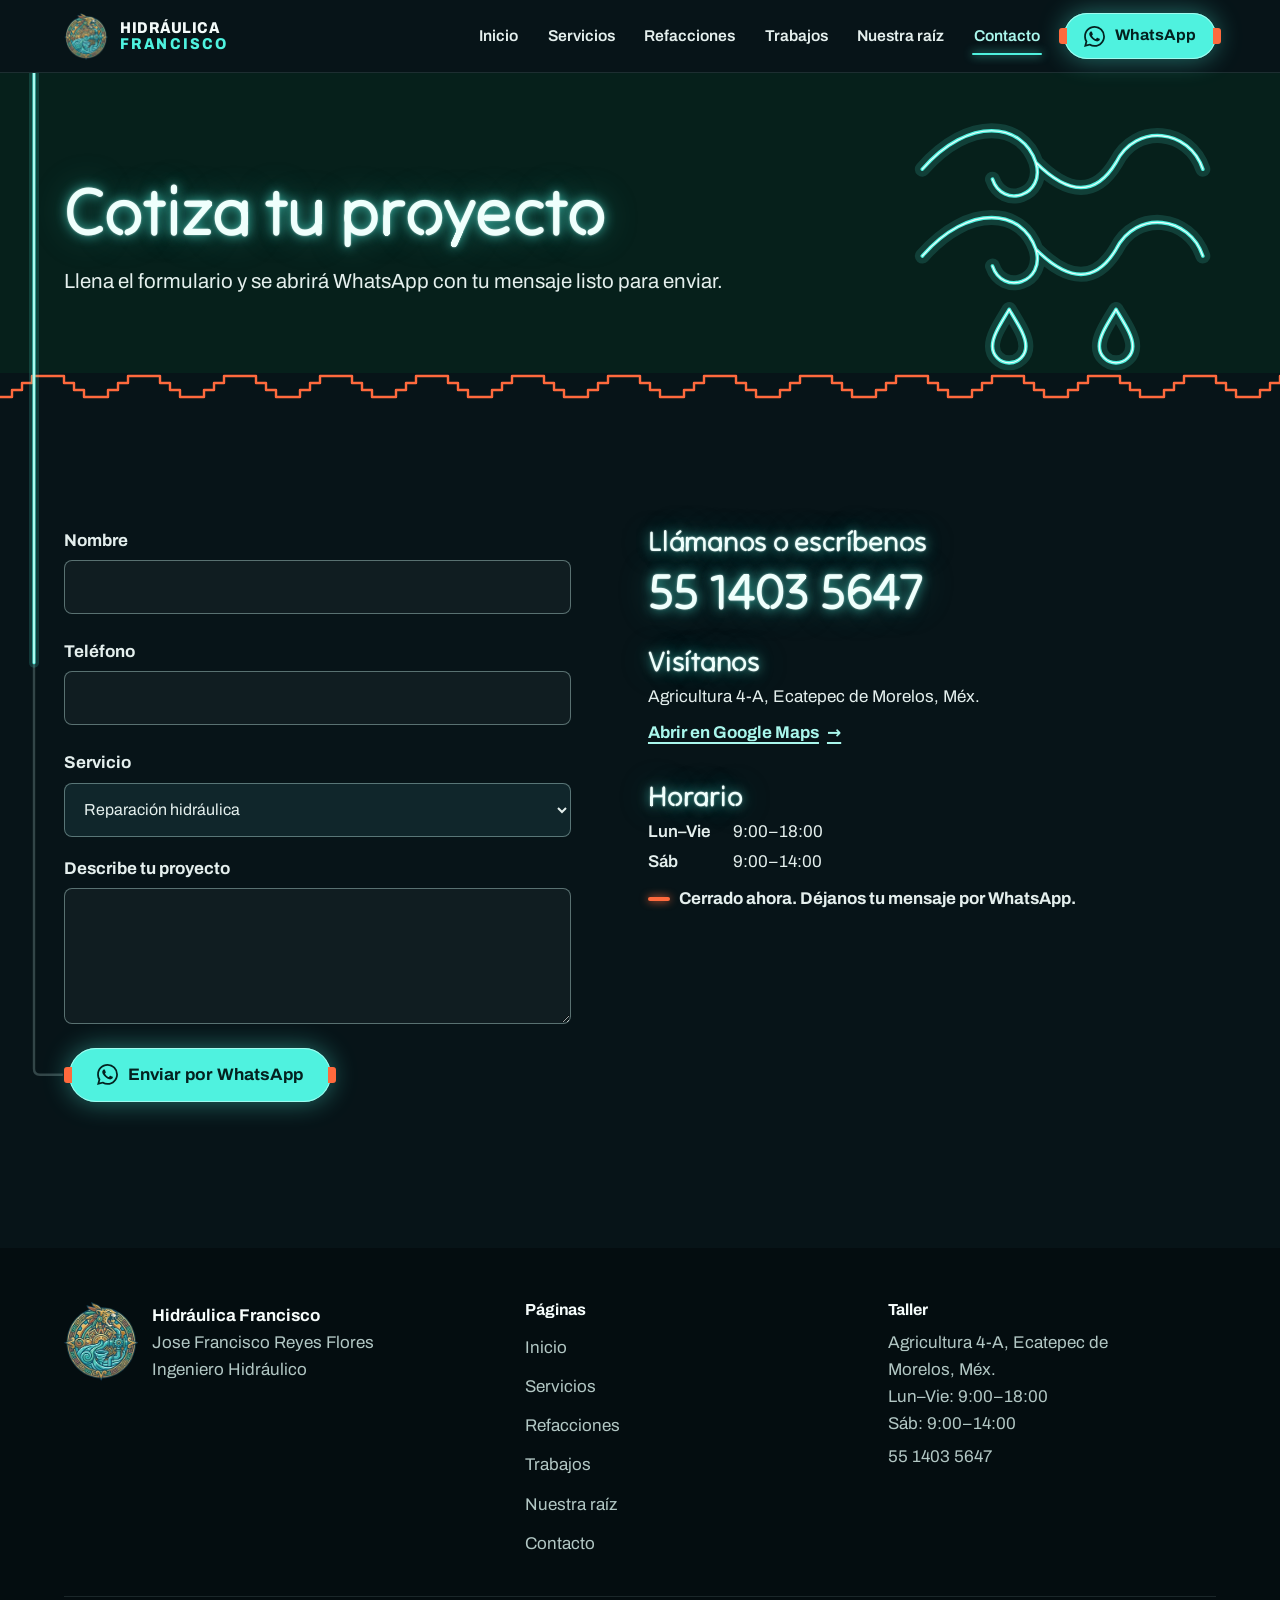
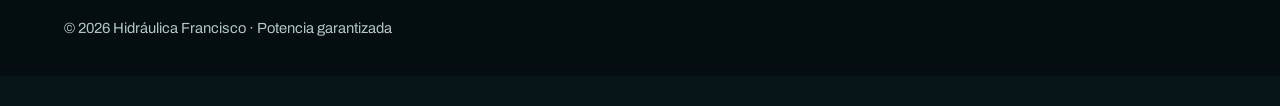
<file: contacto.html>
<!doctype html>
<html lang="es">
<head>
  <meta charset="UTF-8">
  <meta name="viewport" content="width=device-width, initial-scale=1, viewport-fit=cover">
  <title>Contacto y cotizaciones | Hidráulica Francisco</title>
  <meta name="description" content="Cotiza por WhatsApp o llama al 55 1403 5647. Agricultura 4-A, Ecatepec de Morelos. Lun–Vie 9:00–18:00, Sáb 9:00–14:00.">
  <link rel="canonical" href="https://hidraulica-guadalupe-reyes.onrender.com/contacto.html">
  <meta name="theme-color" content="#071418">
  <meta property="og:type" content="website">
  <meta property="og:locale" content="es_MX">
  <meta property="og:site_name" content="Hidráulica Francisco">
  <meta property="og:title" content="Contacto y cotizaciones | Hidráulica Francisco">
  <meta property="og:description" content="Cotiza por WhatsApp o llama al 55 1403 5647. Agricultura 4-A, Ecatepec de Morelos. Lun–Vie 9:00–18:00, Sáb 9:00–14:00.">
  <meta property="og:url" content="https://hidraulica-guadalupe-reyes.onrender.com/contacto.html">
  <meta property="og:image" content="https://hidraulica-guadalupe-reyes.onrender.com/img/web/og.jpg">
  <link rel="icon" href="img/web/favicon-192.png" type="image/png">
  <link rel="preload" href="fonts/tilt-neon-latin.woff2" as="font" type="font/woff2" crossorigin>
  <link rel="stylesheet" href="style.css">
  
  <script src="script.js" defer></script>
</head>
<body>
<a class="saltar" href="#contenido">Saltar al contenido</a>
<header class="nav">
  <div class="nav-in">
    <a class="marca" href="index.html" aria-label="Hidráulica Francisco, inicio"><img src="img/web/emblema-180.webp" width="180" height="191" alt=""><span>HIDRÁULICA<b>FRANCISCO</b></span></a>
    <nav aria-label="Principal"><ul class="nav-enlaces" id="navEnlaces"><li><a href="index.html">Inicio</a></li><li><a href="servicios.html">Servicios</a></li><li><a href="refacciones.html">Refacciones</a></li><li><a href="trabajos.html">Trabajos</a></li><li><a href="raiz.html">Nuestra raíz</a></li><li><a href="contacto.html" aria-current="page">Contacto</a></li></ul></nav>
    <a class="btn btn-gas btn-chico" href="https://wa.me/5215514035647?text=Hola%2C%20me%20gustar%C3%ADa%20recibir%20informaci%C3%B3n%20sobre%20sus%20servicios" target="_blank" rel="noopener"><svg viewBox="0 0 24 24" aria-hidden="true"><path d="M17.472 14.382c-.297-.149-1.758-.867-2.03-.967-.273-.099-.471-.148-.67.15-.197.297-.767.966-.94 1.164-.173.199-.347.223-.644.075-.297-.15-1.255-.463-2.39-1.475-.883-.788-1.48-1.761-1.653-2.059-.173-.297-.018-.458.13-.606.134-.133.298-.347.446-.52.149-.174.198-.298.298-.497.099-.198.05-.371-.025-.52-.075-.149-.669-1.612-.916-2.207-.242-.579-.487-.5-.669-.51-.173-.008-.371-.01-.57-.01-.198 0-.52.074-.792.372-.272.297-1.04 1.016-1.04 2.479 0 1.462 1.065 2.875 1.213 3.074.149.198 2.096 3.2 5.077 4.487.709.306 1.262.489 1.694.625.712.227 1.36.195 1.871.118.571-.085 1.758-.719 2.006-1.413.248-.694.248-1.289.173-1.413-.074-.124-.272-.198-.57-.347m-5.421 7.403h-.004a9.87 9.87 0 01-5.031-1.378l-.361-.214-3.741.982.998-3.648-.235-.374a9.86 9.86 0 01-1.51-5.26c.001-5.45 4.436-9.884 9.888-9.884 2.64 0 5.122 1.03 6.988 2.898a9.825 9.825 0 012.893 6.994c-.003 5.45-4.437 9.884-9.885 9.884m8.413-18.297A11.815 11.815 0 0012.05 0C5.495 0 .16 5.335.157 11.892c0 2.096.547 4.142 1.588 5.945L.057 24l6.305-1.654a11.882 11.882 0 005.683 1.448h.005c6.554 0 11.89-5.335 11.893-11.893a11.821 11.821 0 00-3.48-8.413Z"/></svg>WhatsApp</a>
    <button type="button" class="menu-btn" aria-label="Abrir menú" aria-expanded="false" aria-controls="navEnlaces"><svg viewBox="0 0 24 24" aria-hidden="true"><path d="M3 7h18M3 12h18M3 17h18"/></svg></button>
  </div>
</header>
<main id="contenido">
<header class="pagina-cab muro-jade"><svg class="glifo glifo-grande " viewBox="0 0 92 92" aria-hidden="true"><path class="g-halo" d="M4 30 C18 14 34 16 38 28 C41 38 28 42 25 33 M38 28 C48 38 56 38 62 28 C68 16 84 18 88 30 M4 56 C18 40 34 42 38 54 C41 64 28 68 25 59 M38 54 C48 64 56 64 62 54 C68 42 84 44 88 56 M30 72 C33 77 35 80 35 83 A5 5 0 1 1 25 83 C25 80 27 77 30 72 Z M62 72 C65 77 67 80 67 83 A5 5 0 1 1 57 83 C57 80 59 77 62 72 Z"/><path class="g-gas" d="M4 30 C18 14 34 16 38 28 C41 38 28 42 25 33 M38 28 C48 38 56 38 62 28 C68 16 84 18 88 30 M4 56 C18 40 34 42 38 54 C41 64 28 68 25 59 M38 54 C48 64 56 64 62 54 C68 42 84 44 88 56 M30 72 C33 77 35 80 35 83 A5 5 0 1 1 25 83 C25 80 27 77 30 72 Z M62 72 C65 77 67 80 67 83 A5 5 0 1 1 57 83 C57 80 59 77 62 72 Z"/><path class="g-nuc" d="M4 30 C18 14 34 16 38 28 C41 38 28 42 25 33 M38 28 C48 38 56 38 62 28 C68 16 84 18 88 30 M4 56 C18 40 34 42 38 54 C41 64 28 68 25 59 M38 54 C48 64 56 64 62 54 C68 42 84 44 88 56 M30 72 C33 77 35 80 35 83 A5 5 0 1 1 25 83 C25 80 27 77 30 72 Z M62 72 C65 77 67 80 67 83 A5 5 0 1 1 57 83 C57 80 59 77 62 72 Z"/></svg><div class="contenedor"><h1>Cotiza tu proyecto</h1><p class="entrada">Llena el formulario y se abrirá WhatsApp con tu mensaje listo para enviar.</p></div></header>
<svg class="greca" aria-hidden="true"><defs><pattern id="pGreca" width="96" height="26" patternUnits="userSpaceOnUse"><path d="M0 24 H12 V17 H22 V10 H32 V3 H64 V10 H74 V17 H84 V24 H96"/></pattern></defs><rect width="100%" height="26" fill="url(#pGreca)"/></svg>
<section class="seccion"><div class="contenedor contacto">
  <form id="cotForm" class="form" novalidate>
    <h2 class="solo-lector">Formulario de cotización</h2>
    <div class="campo"><label for="nombre">Nombre</label><input type="text" id="nombre" name="nombre" required autocomplete="name" aria-describedby="nombre-error"><p class="error" id="nombre-error"></p></div>
    <div class="campo"><label for="tel">Teléfono</label><input type="tel" id="tel" name="tel" required autocomplete="tel" inputmode="tel" aria-describedby="tel-error"><p class="error" id="tel-error"></p></div>
    <div class="campo"><label for="servicio">Servicio</label><select id="servicio" name="servicio"><option>Reparación hidráulica</option><option>Mantenimiento</option><option>Fabricación de unidad</option><option>Compra de refacciones</option><option>Diagnóstico</option></select></div>
    <div class="campo"><label for="msg">Describe tu proyecto</label><textarea id="msg" name="msg" required aria-describedby="msg-error"></textarea><p class="error" id="msg-error"></p></div>
    <div class="acciones"><button type="submit" class="btn btn-gas" data-tubo-fin><svg viewBox="0 0 24 24" aria-hidden="true"><path d="M17.472 14.382c-.297-.149-1.758-.867-2.03-.967-.273-.099-.471-.148-.67.15-.197.297-.767.966-.94 1.164-.173.199-.347.223-.644.075-.297-.15-1.255-.463-2.39-1.475-.883-.788-1.48-1.761-1.653-2.059-.173-.297-.018-.458.13-.606.134-.133.298-.347.446-.52.149-.174.198-.298.298-.497.099-.198.05-.371-.025-.52-.075-.149-.669-1.612-.916-2.207-.242-.579-.487-.5-.669-.51-.173-.008-.371-.01-.57-.01-.198 0-.52.074-.792.372-.272.297-1.04 1.016-1.04 2.479 0 1.462 1.065 2.875 1.213 3.074.149.198 2.096 3.2 5.077 4.487.709.306 1.262.489 1.694.625.712.227 1.36.195 1.871.118.571-.085 1.758-.719 2.006-1.413.248-.694.248-1.289.173-1.413-.074-.124-.272-.198-.57-.347m-5.421 7.403h-.004a9.87 9.87 0 01-5.031-1.378l-.361-.214-3.741.982.998-3.648-.235-.374a9.86 9.86 0 01-1.51-5.26c.001-5.45 4.436-9.884 9.888-9.884 2.64 0 5.122 1.03 6.988 2.898a9.825 9.825 0 012.893 6.994c-.003 5.45-4.437 9.884-9.885 9.884m8.413-18.297A11.815 11.815 0 0012.05 0C5.495 0 .16 5.335.157 11.892c0 2.096.547 4.142 1.588 5.945L.057 24l6.305-1.654a11.882 11.882 0 005.683 1.448h.005c6.554 0 11.89-5.335 11.893-11.893a11.821 11.821 0 00-3.48-8.413Z"/></svg>Enviar por WhatsApp</button></div>
    <p class="form-estado" id="estado" role="status"></p>
  </form>
  <div class="datos">
    <div><h2>Llámanos o escríbenos</h2><a class="tel-grande neon" href="tel:+525514035647">55 1403 5647</a></div>
    <div><h2>Visítanos</h2><p>Agricultura 4-A, Ecatepec de Morelos, Méx.</p><a class="enlace" href="https://www.google.com/maps/search/?api=1&query=Agricultura%204-A%2C%20Ecatepec%20de%20Morelos%2C%20M%C3%A9xico" target="_blank" rel="noopener">Abrir en Google Maps</a></div>
    <div><h2>Horario</h2><dl class="horario"><dt>Lun–Vie</dt><dd>9:00–18:00</dd><dt>Sáb</dt><dd>9:00–14:00</dd></dl><p class="estado-abierto" hidden><i></i><span></span></p></div>
  </div>
</div></section>
</main>
<footer class="pie">
  <div class="contenedor">
    <div class="pie-in">
      <div class="pie-marca"><img src="img/web/emblema-180.webp" width="180" height="191" alt="" loading="lazy">
        <p><strong>Hidráulica Francisco</strong><br>Jose Francisco Reyes Flores<br>Ingeniero Hidráulico</p></div>
      <div><h2>Páginas</h2><ul><li><a href="index.html">Inicio</a></li><li><a href="servicios.html">Servicios</a></li><li><a href="refacciones.html">Refacciones</a></li><li><a href="trabajos.html">Trabajos</a></li><li><a href="raiz.html">Nuestra raíz</a></li><li><a href="contacto.html">Contacto</a></li></ul></div>
      <div><h2>Taller</h2><p>Agricultura 4-A, Ecatepec de Morelos, Méx.<br>Lun–Vie: 9:00–18:00<br>Sáb: 9:00–14:00</p><p><a href="tel:+525514035647">55 1403 5647</a></p></div>
    </div>
    <p class="pie-final">© 2026 Hidráulica Francisco · Potencia garantizada</p>
  </div>
</footer>
<div class="barra-movil"><a class="btn btn-vidrio" href="tel:+525514035647">Llamar</a><a class="btn btn-gas" href="https://wa.me/5215514035647?text=Hola%2C%20me%20gustar%C3%ADa%20recibir%20informaci%C3%B3n%20sobre%20sus%20servicios" target="_blank" rel="noopener"><svg viewBox="0 0 24 24" aria-hidden="true"><path d="M17.472 14.382c-.297-.149-1.758-.867-2.03-.967-.273-.099-.471-.148-.67.15-.197.297-.767.966-.94 1.164-.173.199-.347.223-.644.075-.297-.15-1.255-.463-2.39-1.475-.883-.788-1.48-1.761-1.653-2.059-.173-.297-.018-.458.13-.606.134-.133.298-.347.446-.52.149-.174.198-.298.298-.497.099-.198.05-.371-.025-.52-.075-.149-.669-1.612-.916-2.207-.242-.579-.487-.5-.669-.51-.173-.008-.371-.01-.57-.01-.198 0-.52.074-.792.372-.272.297-1.04 1.016-1.04 2.479 0 1.462 1.065 2.875 1.213 3.074.149.198 2.096 3.2 5.077 4.487.709.306 1.262.489 1.694.625.712.227 1.36.195 1.871.118.571-.085 1.758-.719 2.006-1.413.248-.694.248-1.289.173-1.413-.074-.124-.272-.198-.57-.347m-5.421 7.403h-.004a9.87 9.87 0 01-5.031-1.378l-.361-.214-3.741.982.998-3.648-.235-.374a9.86 9.86 0 01-1.51-5.26c.001-5.45 4.436-9.884 9.888-9.884 2.64 0 5.122 1.03 6.988 2.898a9.825 9.825 0 012.893 6.994c-.003 5.45-4.437 9.884-9.885 9.884m8.413-18.297A11.815 11.815 0 0012.05 0C5.495 0 .16 5.335.157 11.892c0 2.096.547 4.142 1.588 5.945L.057 24l6.305-1.654a11.882 11.882 0 005.683 1.448h.005c6.554 0 11.89-5.335 11.893-11.893a11.821 11.821 0 00-3.48-8.413Z"/></svg>WhatsApp</a></div>
<dialog class="visor" id="visor" aria-label="Galería de fotos">
  <div class="visor-sup"><span class="visor-cuenta"></span><button type="button" class="visor-btn visor-cerrar" aria-label="Cerrar"><svg viewBox="0 0 24 24" aria-hidden="true"><path d="M5 5l14 14M19 5L5 19"/></svg></button></div>
  <div class="visor-cuadro"></div>
  <button type="button" class="visor-btn visor-prev" aria-label="Anterior"><svg viewBox="0 0 24 24" aria-hidden="true"><path d="M15 5l-7 7 7 7"/></svg></button>
  <button type="button" class="visor-btn visor-sig" aria-label="Siguiente"><svg viewBox="0 0 24 24" aria-hidden="true"><path d="M9 5l7 7-7 7"/></svg></button>
  <div class="visor-inf"><p class="visor-texto"></p><a class="btn btn-gas btn-chico visor-wa" href="https://wa.me/5215514035647" target="_blank" rel="noopener"><svg viewBox="0 0 24 24" aria-hidden="true"><path d="M17.472 14.382c-.297-.149-1.758-.867-2.03-.967-.273-.099-.471-.148-.67.15-.197.297-.767.966-.94 1.164-.173.199-.347.223-.644.075-.297-.15-1.255-.463-2.39-1.475-.883-.788-1.48-1.761-1.653-2.059-.173-.297-.018-.458.13-.606.134-.133.298-.347.446-.52.149-.174.198-.298.298-.497.099-.198.05-.371-.025-.52-.075-.149-.669-1.612-.916-2.207-.242-.579-.487-.5-.669-.51-.173-.008-.371-.01-.57-.01-.198 0-.52.074-.792.372-.272.297-1.04 1.016-1.04 2.479 0 1.462 1.065 2.875 1.213 3.074.149.198 2.096 3.2 5.077 4.487.709.306 1.262.489 1.694.625.712.227 1.36.195 1.871.118.571-.085 1.758-.719 2.006-1.413.248-.694.248-1.289.173-1.413-.074-.124-.272-.198-.57-.347m-5.421 7.403h-.004a9.87 9.87 0 01-5.031-1.378l-.361-.214-3.741.982.998-3.648-.235-.374a9.86 9.86 0 01-1.51-5.26c.001-5.45 4.436-9.884 9.888-9.884 2.64 0 5.122 1.03 6.988 2.898a9.825 9.825 0 012.893 6.994c-.003 5.45-4.437 9.884-9.885 9.884m8.413-18.297A11.815 11.815 0 0012.05 0C5.495 0 .16 5.335.157 11.892c0 2.096.547 4.142 1.588 5.945L.057 24l6.305-1.654a11.882 11.882 0 005.683 1.448h.005c6.554 0 11.89-5.335 11.893-11.893a11.821 11.821 0 00-3.48-8.413Z"/></svg>Preguntar por WhatsApp</a></div>
</dialog>
</body>
</html>
</file>
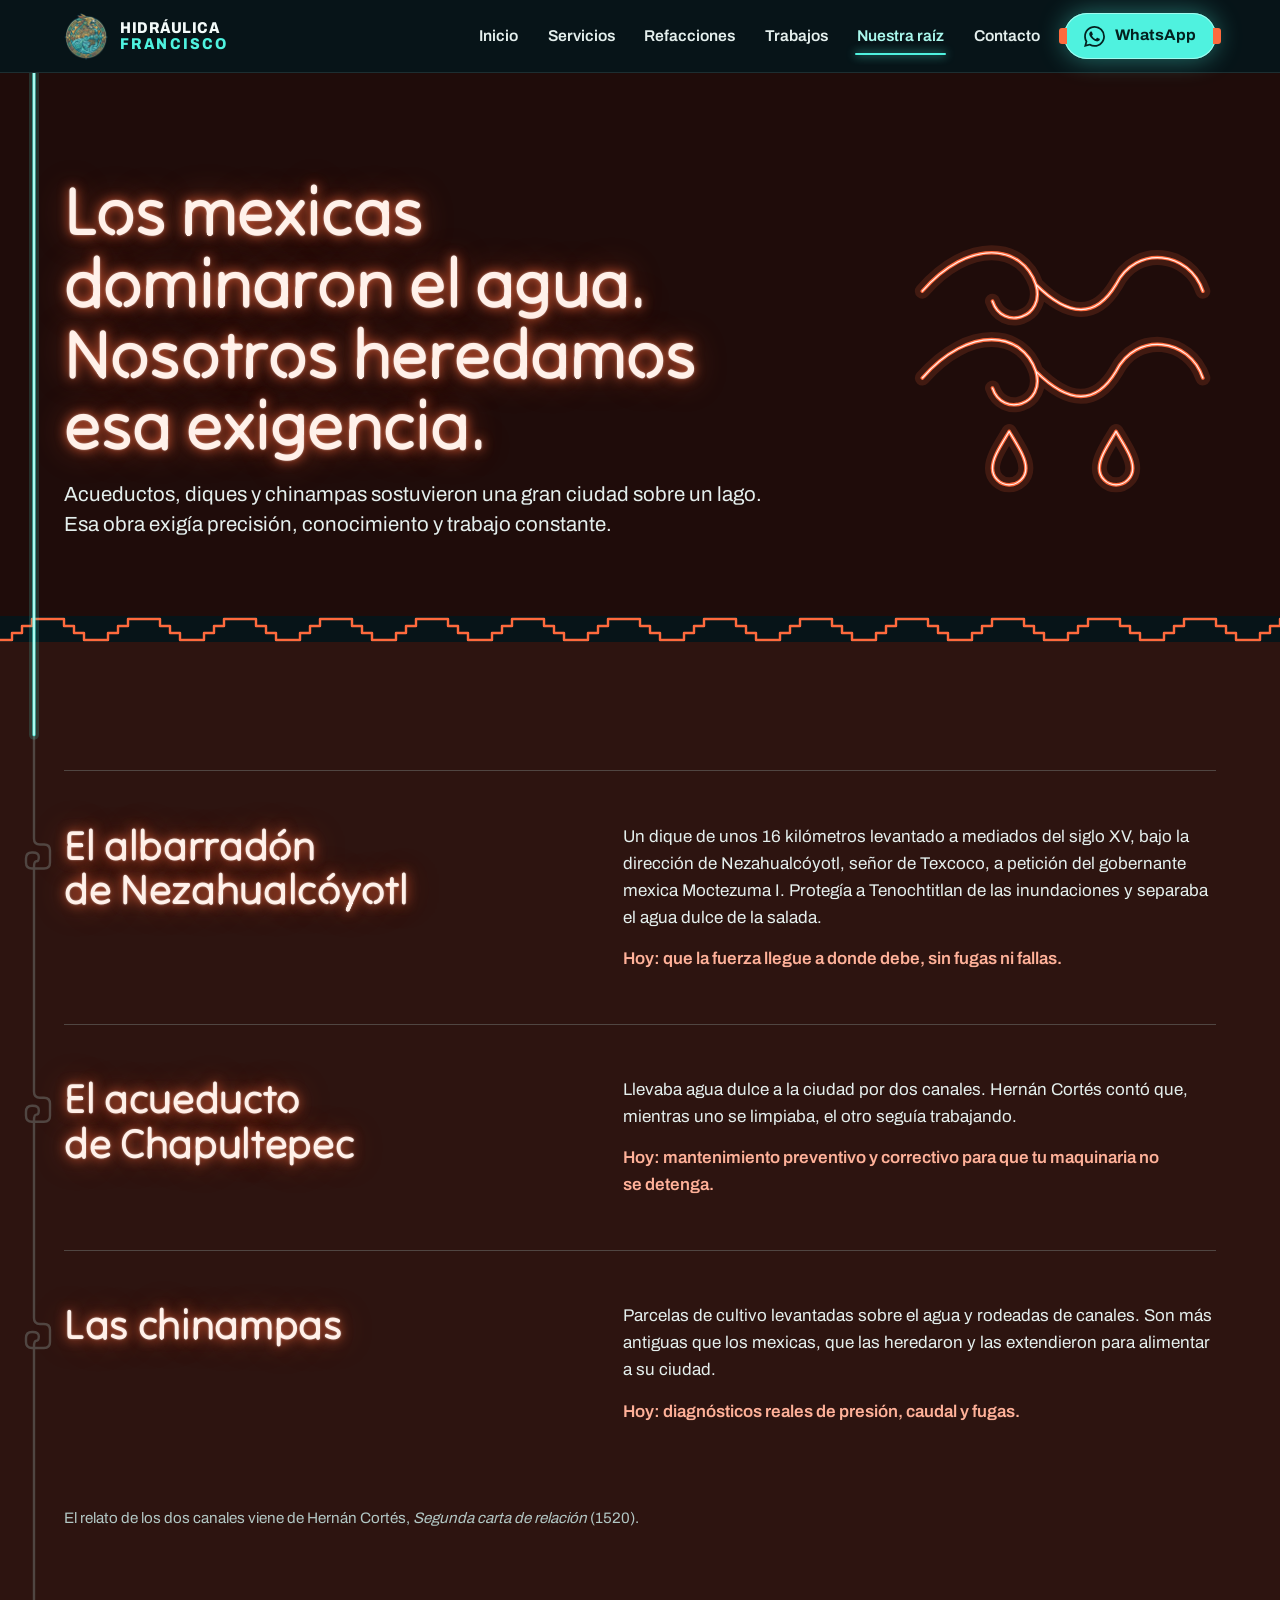
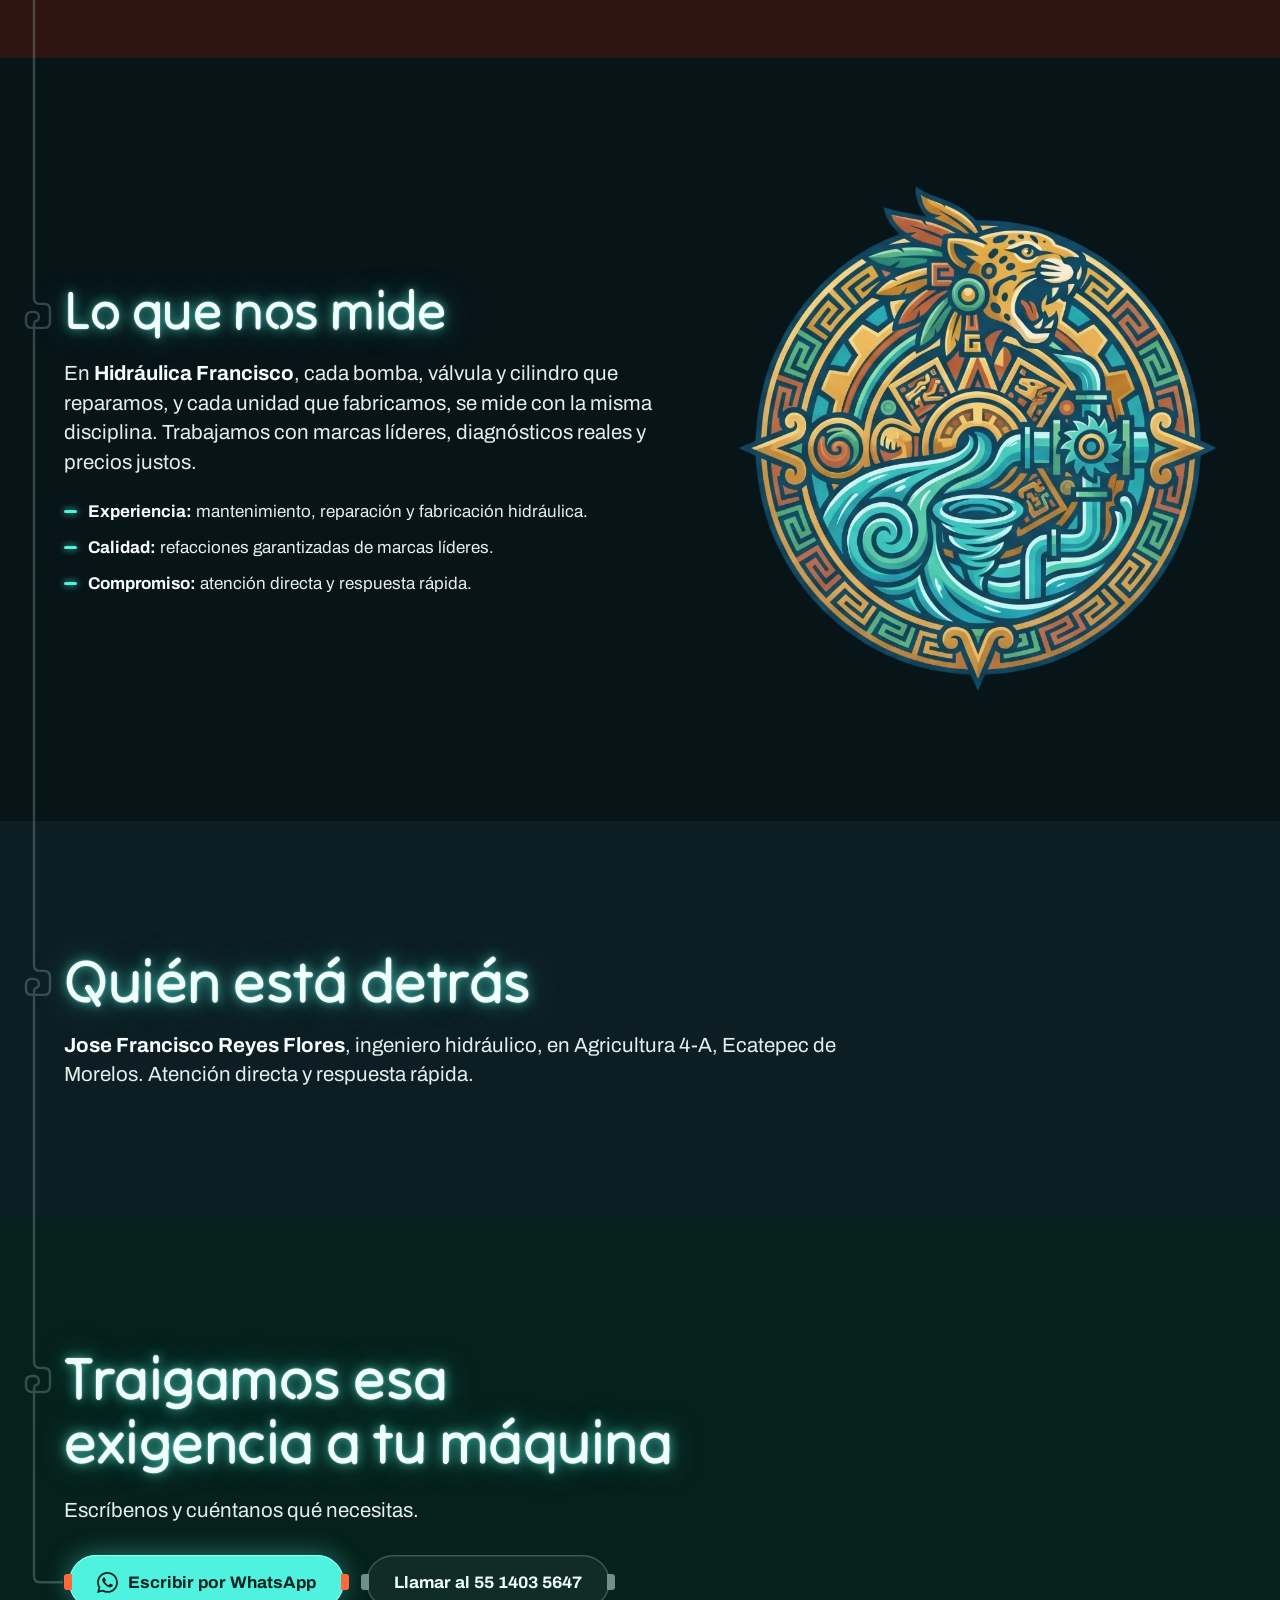
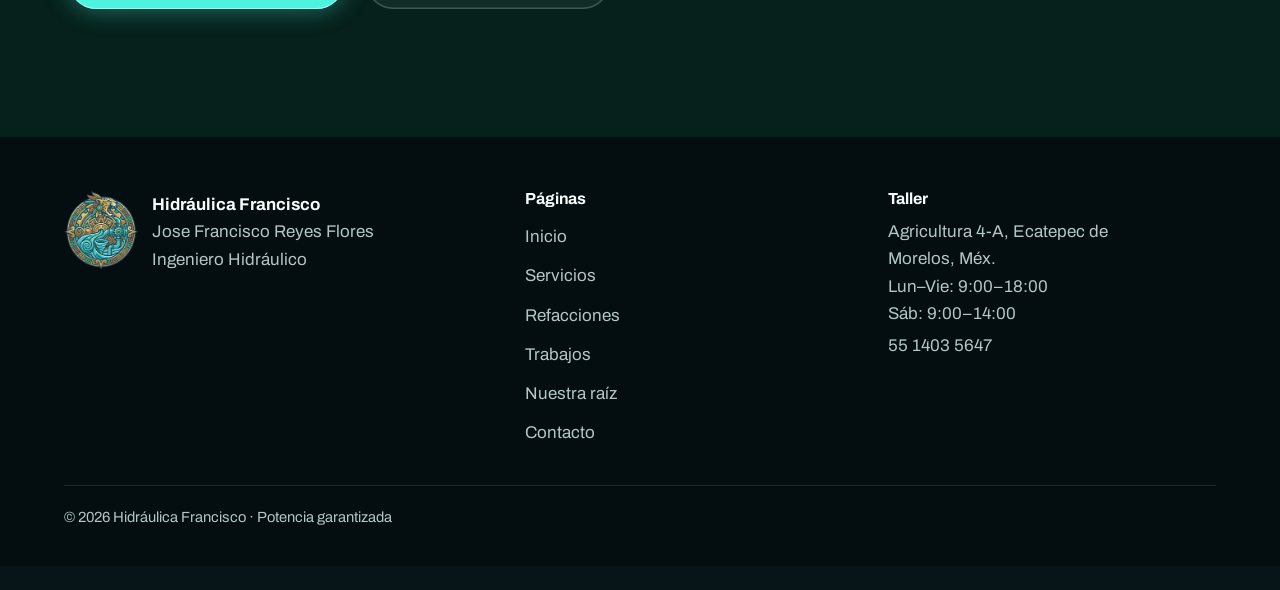
<file: raiz.html>
<!doctype html>
<html lang="es">
<head>
  <meta charset="UTF-8">
  <meta name="viewport" content="width=device-width, initial-scale=1, viewport-fit=cover">
  <title>Nuestra raíz: la ingeniería mexica del agua | Hidráulica Francisco</title>
  <meta name="description" content="De los acueductos y diques mexicas al servicio hidráulico de hoy: la disciplina que guía a Hidráulica Francisco en Ecatepec.">
  <link rel="canonical" href="https://hidraulica-guadalupe-reyes.onrender.com/raiz.html">
  <meta name="theme-color" content="#071418">
  <meta property="og:type" content="website">
  <meta property="og:locale" content="es_MX">
  <meta property="og:site_name" content="Hidráulica Francisco">
  <meta property="og:title" content="Nuestra raíz: la ingeniería mexica del agua | Hidráulica Francisco">
  <meta property="og:description" content="De los acueductos y diques mexicas al servicio hidráulico de hoy: la disciplina que guía a Hidráulica Francisco en Ecatepec.">
  <meta property="og:url" content="https://hidraulica-guadalupe-reyes.onrender.com/raiz.html">
  <meta property="og:image" content="https://hidraulica-guadalupe-reyes.onrender.com/img/web/og.jpg">
  <link rel="icon" href="img/web/favicon-192.png" type="image/png">
  <link rel="preload" href="fonts/tilt-neon-latin.woff2" as="font" type="font/woff2" crossorigin>
  <link rel="stylesheet" href="style.css">
  
  <script src="script.js" defer></script>
</head>
<body>
<a class="saltar" href="#contenido">Saltar al contenido</a>
<header class="nav">
  <div class="nav-in">
    <a class="marca" href="index.html" aria-label="Hidráulica Francisco, inicio"><img src="img/web/emblema-180.webp" width="180" height="191" alt=""><span>HIDRÁULICA<b>FRANCISCO</b></span></a>
    <nav aria-label="Principal"><ul class="nav-enlaces" id="navEnlaces"><li><a href="index.html">Inicio</a></li><li><a href="servicios.html">Servicios</a></li><li><a href="refacciones.html">Refacciones</a></li><li><a href="trabajos.html">Trabajos</a></li><li><a href="raiz.html" aria-current="page">Nuestra raíz</a></li><li><a href="contacto.html">Contacto</a></li></ul></nav>
    <a class="btn btn-gas btn-chico" href="https://wa.me/5215514035647?text=Hola%2C%20me%20gustar%C3%ADa%20recibir%20informaci%C3%B3n%20sobre%20sus%20servicios" target="_blank" rel="noopener"><svg viewBox="0 0 24 24" aria-hidden="true"><path d="M17.472 14.382c-.297-.149-1.758-.867-2.03-.967-.273-.099-.471-.148-.67.15-.197.297-.767.966-.94 1.164-.173.199-.347.223-.644.075-.297-.15-1.255-.463-2.39-1.475-.883-.788-1.48-1.761-1.653-2.059-.173-.297-.018-.458.13-.606.134-.133.298-.347.446-.52.149-.174.198-.298.298-.497.099-.198.05-.371-.025-.52-.075-.149-.669-1.612-.916-2.207-.242-.579-.487-.5-.669-.51-.173-.008-.371-.01-.57-.01-.198 0-.52.074-.792.372-.272.297-1.04 1.016-1.04 2.479 0 1.462 1.065 2.875 1.213 3.074.149.198 2.096 3.2 5.077 4.487.709.306 1.262.489 1.694.625.712.227 1.36.195 1.871.118.571-.085 1.758-.719 2.006-1.413.248-.694.248-1.289.173-1.413-.074-.124-.272-.198-.57-.347m-5.421 7.403h-.004a9.87 9.87 0 01-5.031-1.378l-.361-.214-3.741.982.998-3.648-.235-.374a9.86 9.86 0 01-1.51-5.26c.001-5.45 4.436-9.884 9.888-9.884 2.64 0 5.122 1.03 6.988 2.898a9.825 9.825 0 012.893 6.994c-.003 5.45-4.437 9.884-9.885 9.884m8.413-18.297A11.815 11.815 0 0012.05 0C5.495 0 .16 5.335.157 11.892c0 2.096.547 4.142 1.588 5.945L.057 24l6.305-1.654a11.882 11.882 0 005.683 1.448h.005c6.554 0 11.89-5.335 11.893-11.893a11.821 11.821 0 00-3.48-8.413Z"/></svg>WhatsApp</a>
    <button type="button" class="menu-btn" aria-label="Abrir menú" aria-expanded="false" aria-controls="navEnlaces"><svg viewBox="0 0 24 24" aria-hidden="true"><path d="M3 7h18M3 12h18M3 17h18"/></svg></button>
  </div>
</header>
<main id="contenido">
<header class="pagina-cab muro-tezontle"><svg class="glifo glifo-grande glifo-rojo" viewBox="0 0 92 92" aria-hidden="true"><path class="g-halo" d="M4 30 C18 14 34 16 38 28 C41 38 28 42 25 33 M38 28 C48 38 56 38 62 28 C68 16 84 18 88 30 M4 56 C18 40 34 42 38 54 C41 64 28 68 25 59 M38 54 C48 64 56 64 62 54 C68 42 84 44 88 56 M30 72 C33 77 35 80 35 83 A5 5 0 1 1 25 83 C25 80 27 77 30 72 Z M62 72 C65 77 67 80 67 83 A5 5 0 1 1 57 83 C57 80 59 77 62 72 Z"/><path class="g-gas" d="M4 30 C18 14 34 16 38 28 C41 38 28 42 25 33 M38 28 C48 38 56 38 62 28 C68 16 84 18 88 30 M4 56 C18 40 34 42 38 54 C41 64 28 68 25 59 M38 54 C48 64 56 64 62 54 C68 42 84 44 88 56 M30 72 C33 77 35 80 35 83 A5 5 0 1 1 25 83 C25 80 27 77 30 72 Z M62 72 C65 77 67 80 67 83 A5 5 0 1 1 57 83 C57 80 59 77 62 72 Z"/><path class="g-nuc" d="M4 30 C18 14 34 16 38 28 C41 38 28 42 25 33 M38 28 C48 38 56 38 62 28 C68 16 84 18 88 30 M4 56 C18 40 34 42 38 54 C41 64 28 68 25 59 M38 54 C48 64 56 64 62 54 C68 42 84 44 88 56 M30 72 C33 77 35 80 35 83 A5 5 0 1 1 25 83 C25 80 27 77 30 72 Z M62 72 C65 77 67 80 67 83 A5 5 0 1 1 57 83 C57 80 59 77 62 72 Z"/></svg><div class="contenedor"><h1 class="neon-rojo">Los mexicas dominaron el agua. Nosotros heredamos esa exigencia.</h1><p class="entrada">Acueductos, diques y chinampas sostuvieron una gran ciudad sobre un lago. Esa obra exigía precisión, conocimiento y trabajo constante.</p></div></header>
<svg class="greca" aria-hidden="true"><defs><pattern id="pGreca" width="96" height="26" patternUnits="userSpaceOnUse"><path d="M0 24 H12 V17 H22 V10 H32 V3 H64 V10 H74 V17 H84 V24 H96"/></pattern></defs><rect width="100%" height="26" fill="url(#pGreca)"/></svg>
<section class="seccion muro-tezontle-2"><div class="contenedor">
  <article class="obra"><h2 class="neon-rojo">El albarradón de Nezahualcóyotl</h2><div><p>Un dique de unos 16 kilómetros levantado a mediados del siglo XV, bajo la dirección de Nezahualcóyotl, señor de Texcoco, a petición del gobernante mexica Moctezuma I. Protegía a Tenochtitlan de las inundaciones y separaba el agua dulce de la salada.</p><p class="obra-hoy">Hoy: que la fuerza llegue a donde debe, sin fugas ni fallas.</p></div></article>
  <article class="obra"><h2 class="neon-rojo">El acueducto de Chapultepec</h2><div><p>Llevaba agua dulce a la ciudad por dos canales. Hernán Cortés contó que, mientras uno se limpiaba, el otro seguía trabajando.</p><p class="obra-hoy">Hoy: mantenimiento preventivo y correctivo para que tu maquinaria no se detenga.</p></div></article>
  <article class="obra"><h2 class="neon-rojo">Las chinampas</h2><div><p>Parcelas de cultivo levantadas sobre el agua y rodeadas de canales. Son más antiguas que los mexicas, que las heredaron y las extendieron para alimentar a su ciudad.</p><p class="obra-hoy">Hoy: diagnósticos reales de presión, caudal y fugas.</p></div></article>
  <p class="fuentes">El relato de los dos canales viene de Hernán Cortés, <cite>Segunda carta de relación</cite> (1520).</p>
</div></section>
<section class="seccion"><div class="contenedor canales">
  <div><h2>Lo que nos mide</h2><p class="entrada" style="margin-block:20px">En <strong>Hidráulica Francisco</strong>, cada bomba, válvula y cilindro que reparamos, y cada unidad que fabricamos, se mide con la misma disciplina. Trabajamos con marcas líderes, diagnósticos reales y precios justos.</p>
  <ul class="lista"><li><strong>Experiencia:</strong> mantenimiento, reparación y fabricación hidráulica.</li><li><strong>Calidad:</strong> refacciones garantizadas de marcas líderes.</li><li><strong>Compromiso:</strong> atención directa y respuesta rápida.</li></ul></div>
  <img src="img/web/emblema-760.webp" width="762" height="808" alt="Emblema de Hidráulica Francisco: un jaguar sobre un círculo de grecas, con agua, tubería y engranes" loading="lazy">
</div></section>
<section class="seccion muro-2"><div class="contenedor"><div class="seccion-titulo" style="margin-bottom:0"><h2>Quién está detrás</h2><p class="entrada"><strong>Jose Francisco Reyes Flores</strong>, ingeniero hidráulico, en Agricultura 4-A, Ecatepec de Morelos. Atención directa y respuesta rápida.</p></div></div></section>
<section class="seccion cierre muro-jade"><div class="contenedor">
  <h2>Traigamos esa exigencia a tu máquina</h2><p class="entrada">Escríbenos y cuéntanos qué necesitas.</p>
  <div class="acciones"><a class="btn btn-gas" href="https://wa.me/5215514035647?text=Hola%2C%20me%20gustar%C3%ADa%20recibir%20informaci%C3%B3n%20sobre%20sus%20servicios" target="_blank" rel="noopener" data-tubo-fin><svg viewBox="0 0 24 24" aria-hidden="true"><path d="M17.472 14.382c-.297-.149-1.758-.867-2.03-.967-.273-.099-.471-.148-.67.15-.197.297-.767.966-.94 1.164-.173.199-.347.223-.644.075-.297-.15-1.255-.463-2.39-1.475-.883-.788-1.48-1.761-1.653-2.059-.173-.297-.018-.458.13-.606.134-.133.298-.347.446-.52.149-.174.198-.298.298-.497.099-.198.05-.371-.025-.52-.075-.149-.669-1.612-.916-2.207-.242-.579-.487-.5-.669-.51-.173-.008-.371-.01-.57-.01-.198 0-.52.074-.792.372-.272.297-1.04 1.016-1.04 2.479 0 1.462 1.065 2.875 1.213 3.074.149.198 2.096 3.2 5.077 4.487.709.306 1.262.489 1.694.625.712.227 1.36.195 1.871.118.571-.085 1.758-.719 2.006-1.413.248-.694.248-1.289.173-1.413-.074-.124-.272-.198-.57-.347m-5.421 7.403h-.004a9.87 9.87 0 01-5.031-1.378l-.361-.214-3.741.982.998-3.648-.235-.374a9.86 9.86 0 01-1.51-5.26c.001-5.45 4.436-9.884 9.888-9.884 2.64 0 5.122 1.03 6.988 2.898a9.825 9.825 0 012.893 6.994c-.003 5.45-4.437 9.884-9.885 9.884m8.413-18.297A11.815 11.815 0 0012.05 0C5.495 0 .16 5.335.157 11.892c0 2.096.547 4.142 1.588 5.945L.057 24l6.305-1.654a11.882 11.882 0 005.683 1.448h.005c6.554 0 11.89-5.335 11.893-11.893a11.821 11.821 0 00-3.48-8.413Z"/></svg>Escribir por WhatsApp</a><a class="btn btn-vidrio" href="tel:+525514035647">Llamar al 55 1403 5647</a></div>
</div></section>
</main>
<footer class="pie">
  <div class="contenedor">
    <div class="pie-in">
      <div class="pie-marca"><img src="img/web/emblema-180.webp" width="180" height="191" alt="" loading="lazy">
        <p><strong>Hidráulica Francisco</strong><br>Jose Francisco Reyes Flores<br>Ingeniero Hidráulico</p></div>
      <div><h2>Páginas</h2><ul><li><a href="index.html">Inicio</a></li><li><a href="servicios.html">Servicios</a></li><li><a href="refacciones.html">Refacciones</a></li><li><a href="trabajos.html">Trabajos</a></li><li><a href="raiz.html">Nuestra raíz</a></li><li><a href="contacto.html">Contacto</a></li></ul></div>
      <div><h2>Taller</h2><p>Agricultura 4-A, Ecatepec de Morelos, Méx.<br>Lun–Vie: 9:00–18:00<br>Sáb: 9:00–14:00</p><p><a href="tel:+525514035647">55 1403 5647</a></p></div>
    </div>
    <p class="pie-final">© 2026 Hidráulica Francisco · Potencia garantizada</p>
  </div>
</footer>
<div class="barra-movil"><a class="btn btn-vidrio" href="tel:+525514035647">Llamar</a><a class="btn btn-gas" href="https://wa.me/5215514035647?text=Hola%2C%20me%20gustar%C3%ADa%20recibir%20informaci%C3%B3n%20sobre%20sus%20servicios" target="_blank" rel="noopener"><svg viewBox="0 0 24 24" aria-hidden="true"><path d="M17.472 14.382c-.297-.149-1.758-.867-2.03-.967-.273-.099-.471-.148-.67.15-.197.297-.767.966-.94 1.164-.173.199-.347.223-.644.075-.297-.15-1.255-.463-2.39-1.475-.883-.788-1.48-1.761-1.653-2.059-.173-.297-.018-.458.13-.606.134-.133.298-.347.446-.52.149-.174.198-.298.298-.497.099-.198.05-.371-.025-.52-.075-.149-.669-1.612-.916-2.207-.242-.579-.487-.5-.669-.51-.173-.008-.371-.01-.57-.01-.198 0-.52.074-.792.372-.272.297-1.04 1.016-1.04 2.479 0 1.462 1.065 2.875 1.213 3.074.149.198 2.096 3.2 5.077 4.487.709.306 1.262.489 1.694.625.712.227 1.36.195 1.871.118.571-.085 1.758-.719 2.006-1.413.248-.694.248-1.289.173-1.413-.074-.124-.272-.198-.57-.347m-5.421 7.403h-.004a9.87 9.87 0 01-5.031-1.378l-.361-.214-3.741.982.998-3.648-.235-.374a9.86 9.86 0 01-1.51-5.26c.001-5.45 4.436-9.884 9.888-9.884 2.64 0 5.122 1.03 6.988 2.898a9.825 9.825 0 012.893 6.994c-.003 5.45-4.437 9.884-9.885 9.884m8.413-18.297A11.815 11.815 0 0012.05 0C5.495 0 .16 5.335.157 11.892c0 2.096.547 4.142 1.588 5.945L.057 24l6.305-1.654a11.882 11.882 0 005.683 1.448h.005c6.554 0 11.89-5.335 11.893-11.893a11.821 11.821 0 00-3.48-8.413Z"/></svg>WhatsApp</a></div>
<dialog class="visor" id="visor" aria-label="Galería de fotos">
  <div class="visor-sup"><span class="visor-cuenta"></span><button type="button" class="visor-btn visor-cerrar" aria-label="Cerrar"><svg viewBox="0 0 24 24" aria-hidden="true"><path d="M5 5l14 14M19 5L5 19"/></svg></button></div>
  <div class="visor-cuadro"></div>
  <button type="button" class="visor-btn visor-prev" aria-label="Anterior"><svg viewBox="0 0 24 24" aria-hidden="true"><path d="M15 5l-7 7 7 7"/></svg></button>
  <button type="button" class="visor-btn visor-sig" aria-label="Siguiente"><svg viewBox="0 0 24 24" aria-hidden="true"><path d="M9 5l7 7-7 7"/></svg></button>
  <div class="visor-inf"><p class="visor-texto"></p><a class="btn btn-gas btn-chico visor-wa" href="https://wa.me/5215514035647" target="_blank" rel="noopener"><svg viewBox="0 0 24 24" aria-hidden="true"><path d="M17.472 14.382c-.297-.149-1.758-.867-2.03-.967-.273-.099-.471-.148-.67.15-.197.297-.767.966-.94 1.164-.173.199-.347.223-.644.075-.297-.15-1.255-.463-2.39-1.475-.883-.788-1.48-1.761-1.653-2.059-.173-.297-.018-.458.13-.606.134-.133.298-.347.446-.52.149-.174.198-.298.298-.497.099-.198.05-.371-.025-.52-.075-.149-.669-1.612-.916-2.207-.242-.579-.487-.5-.669-.51-.173-.008-.371-.01-.57-.01-.198 0-.52.074-.792.372-.272.297-1.04 1.016-1.04 2.479 0 1.462 1.065 2.875 1.213 3.074.149.198 2.096 3.2 5.077 4.487.709.306 1.262.489 1.694.625.712.227 1.36.195 1.871.118.571-.085 1.758-.719 2.006-1.413.248-.694.248-1.289.173-1.413-.074-.124-.272-.198-.57-.347m-5.421 7.403h-.004a9.87 9.87 0 01-5.031-1.378l-.361-.214-3.741.982.998-3.648-.235-.374a9.86 9.86 0 01-1.51-5.26c.001-5.45 4.436-9.884 9.888-9.884 2.64 0 5.122 1.03 6.988 2.898a9.825 9.825 0 012.893 6.994c-.003 5.45-4.437 9.884-9.885 9.884m8.413-18.297A11.815 11.815 0 0012.05 0C5.495 0 .16 5.335.157 11.892c0 2.096.547 4.142 1.588 5.945L.057 24l6.305-1.654a11.882 11.882 0 005.683 1.448h.005c6.554 0 11.89-5.335 11.893-11.893a11.821 11.821 0 00-3.48-8.413Z"/></svg>Preguntar por WhatsApp</a></div>
</dialog>
</body>
</html>
</file>
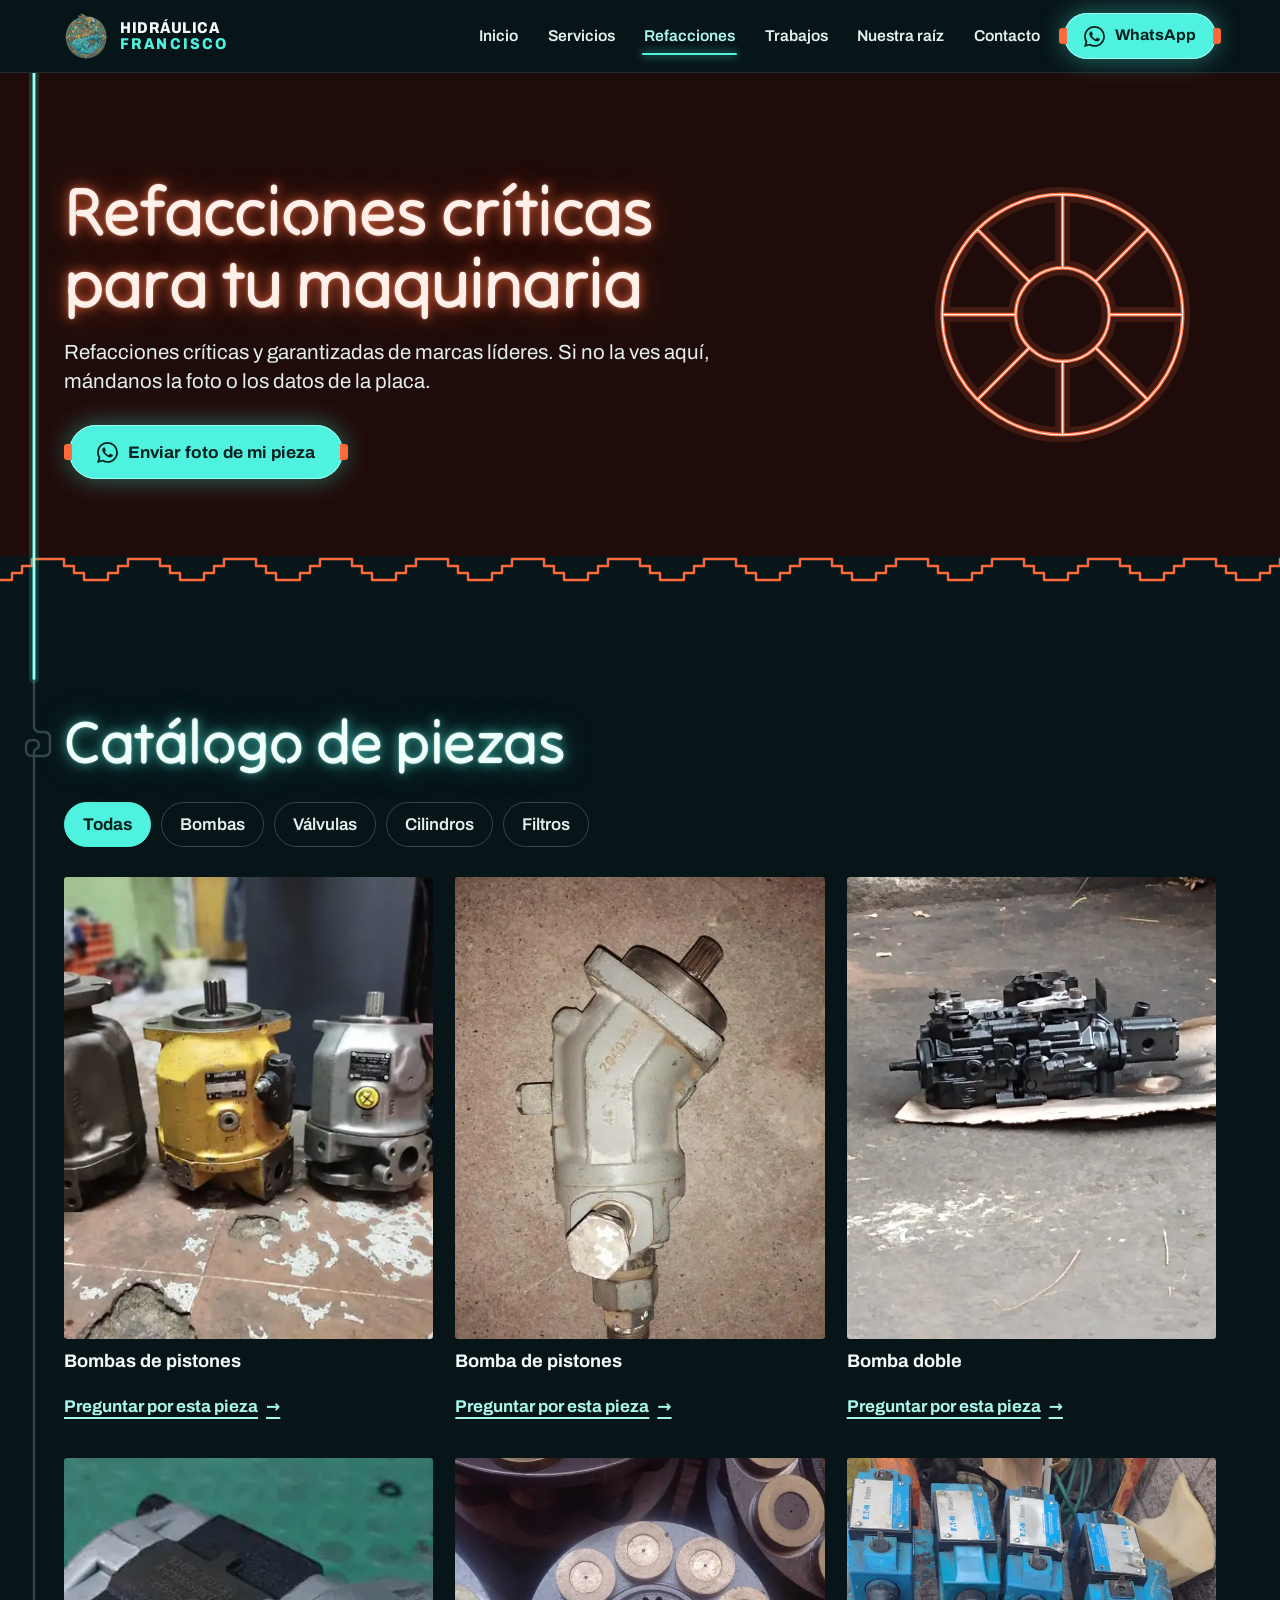
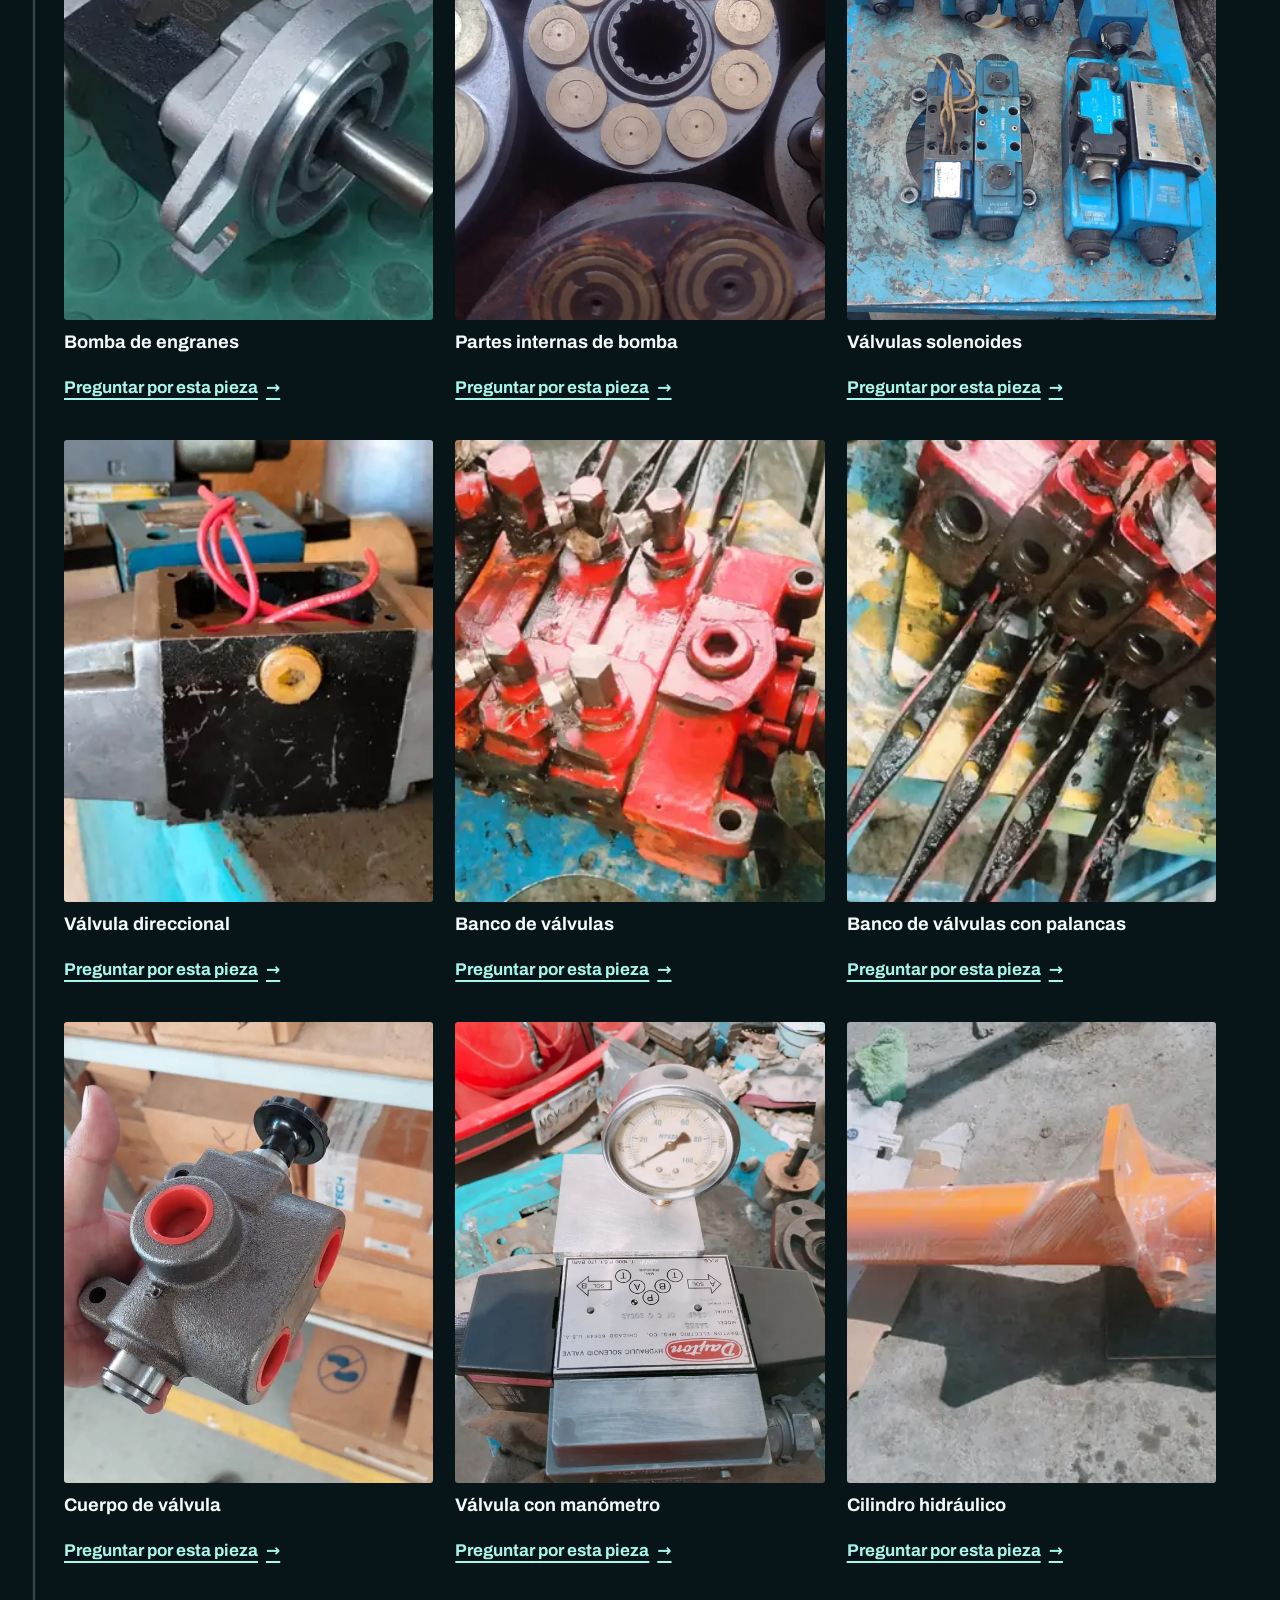
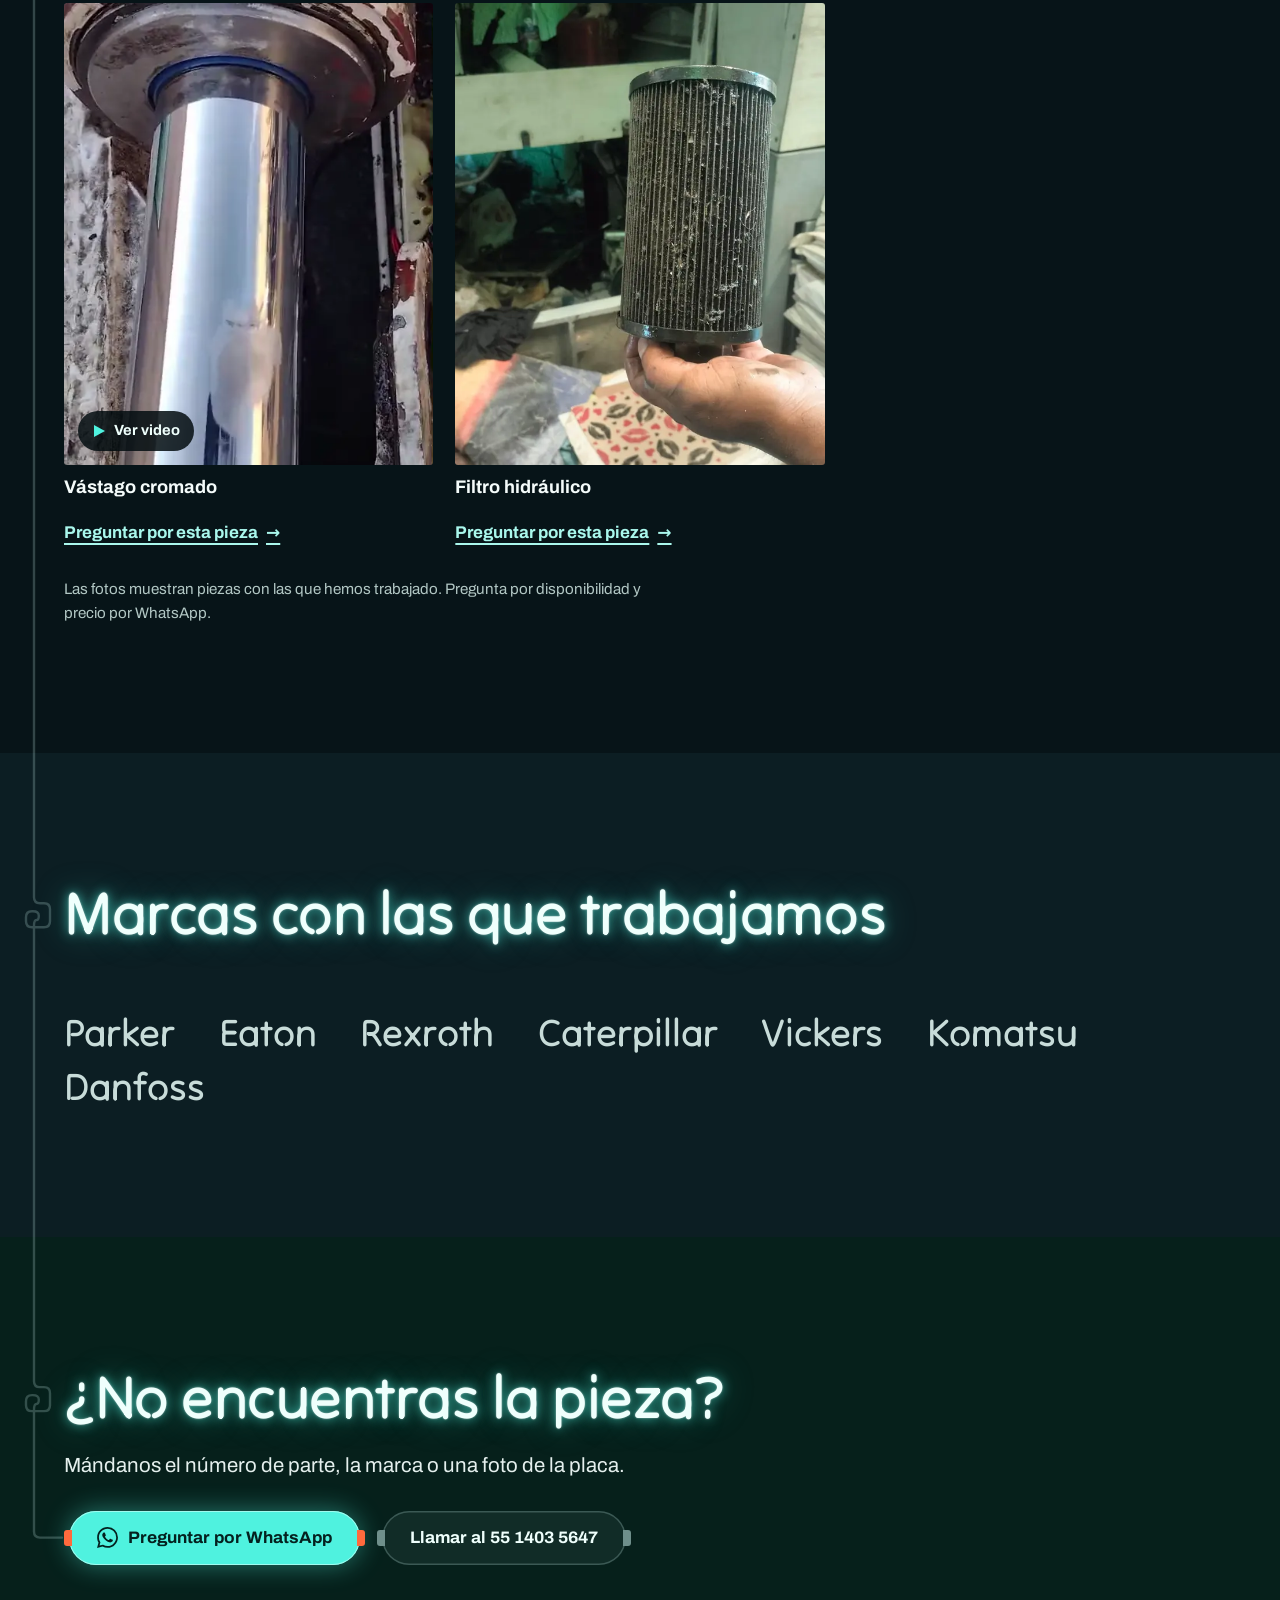
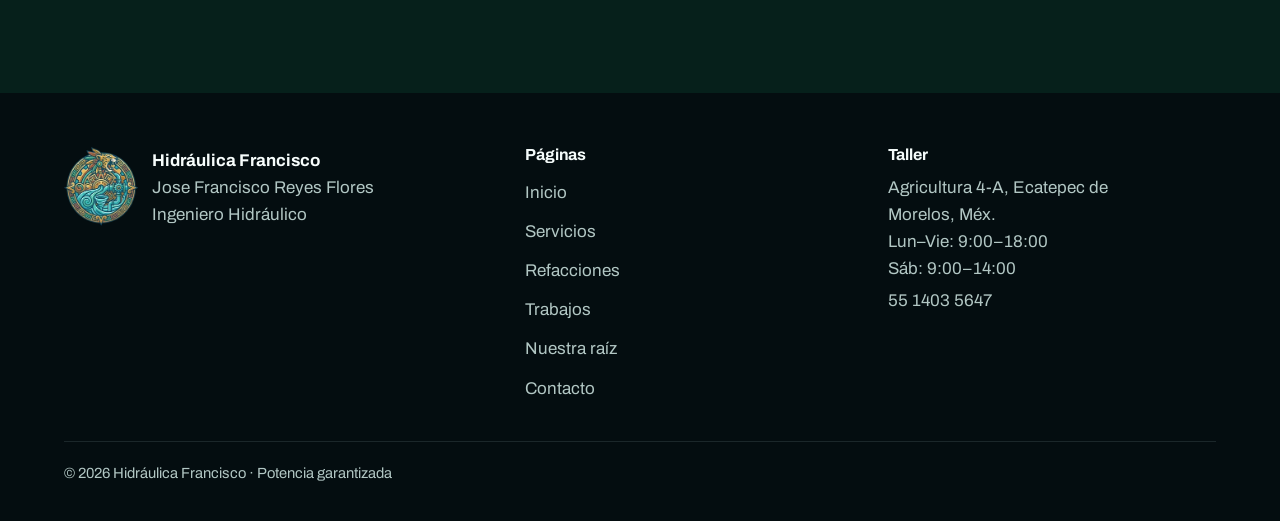
<file: refacciones.html>
<!doctype html>
<html lang="es">
<head>
  <meta charset="UTF-8">
  <meta name="viewport" content="width=device-width, initial-scale=1, viewport-fit=cover">
  <title>Refacciones hidráulicas en Ecatepec | Hidráulica Francisco</title>
  <meta name="description" content="Bombas, válvulas, cilindros y filtros hidráulicos de marcas líderes como Parker, Eaton, Rexroth, Vickers y Danfoss.">
  <link rel="canonical" href="https://hidraulica-guadalupe-reyes.onrender.com/refacciones.html">
  <meta name="theme-color" content="#071418">
  <meta property="og:type" content="website">
  <meta property="og:locale" content="es_MX">
  <meta property="og:site_name" content="Hidráulica Francisco">
  <meta property="og:title" content="Refacciones hidráulicas en Ecatepec | Hidráulica Francisco">
  <meta property="og:description" content="Bombas, válvulas, cilindros y filtros hidráulicos de marcas líderes como Parker, Eaton, Rexroth, Vickers y Danfoss.">
  <meta property="og:url" content="https://hidraulica-guadalupe-reyes.onrender.com/refacciones.html">
  <meta property="og:image" content="https://hidraulica-guadalupe-reyes.onrender.com/img/web/og.jpg">
  <link rel="icon" href="img/web/favicon-192.png" type="image/png">
  <link rel="preload" href="fonts/tilt-neon-latin.woff2" as="font" type="font/woff2" crossorigin>
  <link rel="stylesheet" href="style.css">
  
  <script src="script.js" defer></script>
</head>
<body>
<a class="saltar" href="#contenido">Saltar al contenido</a>
<header class="nav">
  <div class="nav-in">
    <a class="marca" href="index.html" aria-label="Hidráulica Francisco, inicio"><img src="img/web/emblema-180.webp" width="180" height="191" alt=""><span>HIDRÁULICA<b>FRANCISCO</b></span></a>
    <nav aria-label="Principal"><ul class="nav-enlaces" id="navEnlaces"><li><a href="index.html">Inicio</a></li><li><a href="servicios.html">Servicios</a></li><li><a href="refacciones.html" aria-current="page">Refacciones</a></li><li><a href="trabajos.html">Trabajos</a></li><li><a href="raiz.html">Nuestra raíz</a></li><li><a href="contacto.html">Contacto</a></li></ul></nav>
    <a class="btn btn-gas btn-chico" href="https://wa.me/5215514035647?text=Hola%2C%20me%20gustar%C3%ADa%20recibir%20informaci%C3%B3n%20sobre%20sus%20servicios" target="_blank" rel="noopener"><svg viewBox="0 0 24 24" aria-hidden="true"><path d="M17.472 14.382c-.297-.149-1.758-.867-2.03-.967-.273-.099-.471-.148-.67.15-.197.297-.767.966-.94 1.164-.173.199-.347.223-.644.075-.297-.15-1.255-.463-2.39-1.475-.883-.788-1.48-1.761-1.653-2.059-.173-.297-.018-.458.13-.606.134-.133.298-.347.446-.52.149-.174.198-.298.298-.497.099-.198.05-.371-.025-.52-.075-.149-.669-1.612-.916-2.207-.242-.579-.487-.5-.669-.51-.173-.008-.371-.01-.57-.01-.198 0-.52.074-.792.372-.272.297-1.04 1.016-1.04 2.479 0 1.462 1.065 2.875 1.213 3.074.149.198 2.096 3.2 5.077 4.487.709.306 1.262.489 1.694.625.712.227 1.36.195 1.871.118.571-.085 1.758-.719 2.006-1.413.248-.694.248-1.289.173-1.413-.074-.124-.272-.198-.57-.347m-5.421 7.403h-.004a9.87 9.87 0 01-5.031-1.378l-.361-.214-3.741.982.998-3.648-.235-.374a9.86 9.86 0 01-1.51-5.26c.001-5.45 4.436-9.884 9.888-9.884 2.64 0 5.122 1.03 6.988 2.898a9.825 9.825 0 012.893 6.994c-.003 5.45-4.437 9.884-9.885 9.884m8.413-18.297A11.815 11.815 0 0012.05 0C5.495 0 .16 5.335.157 11.892c0 2.096.547 4.142 1.588 5.945L.057 24l6.305-1.654a11.882 11.882 0 005.683 1.448h.005c6.554 0 11.89-5.335 11.893-11.893a11.821 11.821 0 00-3.48-8.413Z"/></svg>WhatsApp</a>
    <button type="button" class="menu-btn" aria-label="Abrir menú" aria-expanded="false" aria-controls="navEnlaces"><svg viewBox="0 0 24 24" aria-hidden="true"><path d="M3 7h18M3 12h18M3 17h18"/></svg></button>
  </div>
</header>
<main id="contenido">
<header class="pagina-cab muro-tezontle"><svg class="glifo glifo-grande glifo-rojo" viewBox="0 0 92 92" aria-hidden="true"><path class="g-halo" d="M46 10 A36 36 0 1 1 45.9 10 Z M46 32 A14 14 0 1 1 45.9 32 Z M46 10 V32 M46 60 V82 M10 46 H32 M60 46 H82 M20.5 20.5 L36 36 M56 56 L71.5 71.5 M71.5 20.5 L56 36 M36 56 L20.5 71.5"/><path class="g-gas" d="M46 10 A36 36 0 1 1 45.9 10 Z M46 32 A14 14 0 1 1 45.9 32 Z M46 10 V32 M46 60 V82 M10 46 H32 M60 46 H82 M20.5 20.5 L36 36 M56 56 L71.5 71.5 M71.5 20.5 L56 36 M36 56 L20.5 71.5"/><path class="g-nuc" d="M46 10 A36 36 0 1 1 45.9 10 Z M46 32 A14 14 0 1 1 45.9 32 Z M46 10 V32 M46 60 V82 M10 46 H32 M60 46 H82 M20.5 20.5 L36 36 M56 56 L71.5 71.5 M71.5 20.5 L56 36 M36 56 L20.5 71.5"/></svg><div class="contenedor"><h1 class="neon-rojo">Refacciones críticas para tu maquinaria</h1><p class="entrada">Refacciones críticas y garantizadas de marcas líderes. Si no la ves aquí, mándanos la foto o los datos de la placa.</p><div class="acciones"><a class="btn btn-gas" href="https://wa.me/5215514035647?text=Hola%2C%20les%20mando%20la%20foto%20de%20la%20pieza%20que%20busco." target="_blank" rel="noopener"><svg viewBox="0 0 24 24" aria-hidden="true"><path d="M17.472 14.382c-.297-.149-1.758-.867-2.03-.967-.273-.099-.471-.148-.67.15-.197.297-.767.966-.94 1.164-.173.199-.347.223-.644.075-.297-.15-1.255-.463-2.39-1.475-.883-.788-1.48-1.761-1.653-2.059-.173-.297-.018-.458.13-.606.134-.133.298-.347.446-.52.149-.174.198-.298.298-.497.099-.198.05-.371-.025-.52-.075-.149-.669-1.612-.916-2.207-.242-.579-.487-.5-.669-.51-.173-.008-.371-.01-.57-.01-.198 0-.52.074-.792.372-.272.297-1.04 1.016-1.04 2.479 0 1.462 1.065 2.875 1.213 3.074.149.198 2.096 3.2 5.077 4.487.709.306 1.262.489 1.694.625.712.227 1.36.195 1.871.118.571-.085 1.758-.719 2.006-1.413.248-.694.248-1.289.173-1.413-.074-.124-.272-.198-.57-.347m-5.421 7.403h-.004a9.87 9.87 0 01-5.031-1.378l-.361-.214-3.741.982.998-3.648-.235-.374a9.86 9.86 0 01-1.51-5.26c.001-5.45 4.436-9.884 9.888-9.884 2.64 0 5.122 1.03 6.988 2.898a9.825 9.825 0 012.893 6.994c-.003 5.45-4.437 9.884-9.885 9.884m8.413-18.297A11.815 11.815 0 0012.05 0C5.495 0 .16 5.335.157 11.892c0 2.096.547 4.142 1.588 5.945L.057 24l6.305-1.654a11.882 11.882 0 005.683 1.448h.005c6.554 0 11.89-5.335 11.893-11.893a11.821 11.821 0 00-3.48-8.413Z"/></svg>Enviar foto de mi pieza</a></div></div></header>
<svg class="greca" aria-hidden="true"><defs><pattern id="pGreca" width="96" height="26" patternUnits="userSpaceOnUse"><path d="M0 24 H12 V17 H22 V10 H32 V3 H64 V10 H74 V17 H84 V24 H96"/></pattern></defs><rect width="100%" height="26" fill="url(#pGreca)"/></svg>
<section class="seccion"><div class="contenedor">
  <h2 style="margin-bottom:28px">Catálogo de piezas</h2>
  <div class="filtros" role="group" aria-label="Filtrar piezas por tipo">
    <button type="button" class="filtro" data-filtro="todo" aria-pressed="true">Todas</button><button type="button" class="filtro" data-filtro="bombas" aria-pressed="false">Bombas</button><button type="button" class="filtro" data-filtro="valvulas" aria-pressed="false">Válvulas</button><button type="button" class="filtro" data-filtro="cilindros" aria-pressed="false">Cilindros</button><button type="button" class="filtro" data-filtro="filtros" aria-pressed="false">Filtros</button>
  </div>
  <p class="solo-lector filtro-cuenta" role="status"></p>
  <div class="cuadros" data-galeria><article class="cuadro" data-tipo="bombas"><button type="button" class="foto " data-src="img/web/Piesa13-1400.webp" data-alt="Cuatro bombas de pistones alineadas en el piso del taller"><span class="solo-lector">Ampliar: Cuatro bombas de pistones alineadas en el piso del taller</span><img src="img/web/Piesa13-1400.webp" srcset="img/web/Piesa13-640.webp 640w, img/web/Piesa13-1400.webp 1400w" sizes="(max-width: 620px) 100vw, 320px" width="1600" height="1200" alt="" loading="lazy" decoding="async"></button><h3>Bombas de pistones</h3><a class="enlace" href="https://wa.me/5215514035647?text=Hola%2C%20quiero%20preguntar%20por%3A%20Bombas%20de%20pistones." target="_blank" rel="noopener">Preguntar por esta pieza</a></article><article class="cuadro" data-tipo="bombas"><button type="button" class="foto " data-src="img/web/Piesa7-1400.webp" data-alt="Bomba hidráulica de pistones, de cuerpo gris"><span class="solo-lector">Ampliar: Bomba hidráulica de pistones, de cuerpo gris</span><img src="img/web/Piesa7-1400.webp" srcset="img/web/Piesa7-640.webp 640w, img/web/Piesa7-1400.webp 780w" sizes="(max-width: 620px) 100vw, 320px" width="780" height="1040" alt="" loading="lazy" decoding="async"></button><h3>Bomba de pistones</h3><a class="enlace" href="https://wa.me/5215514035647?text=Hola%2C%20quiero%20preguntar%20por%3A%20Bomba%20de%20pistones." target="_blank" rel="noopener">Preguntar por esta pieza</a></article><article class="cuadro" data-tipo="bombas"><button type="button" class="foto " data-src="img/web/Piesa9-1400.webp" data-alt="Bomba hidráulica doble de color negro"><span class="solo-lector">Ampliar: Bomba hidráulica doble de color negro</span><img src="img/web/Piesa9-1400.webp" srcset="img/web/Piesa9-640.webp 640w, img/web/Piesa9-1400.webp 1200w" sizes="(max-width: 620px) 100vw, 320px" width="1200" height="1600" alt="" loading="lazy" decoding="async"></button><h3>Bomba doble</h3><a class="enlace" href="https://wa.me/5215514035647?text=Hola%2C%20quiero%20preguntar%20por%3A%20Bomba%20doble." target="_blank" rel="noopener">Preguntar por esta pieza</a></article><article class="cuadro" data-tipo="bombas"><button type="button" class="foto " data-src="img/web/Piesa12-1400.webp" data-alt="Bomba de engranes sobre un tapete verde de taller"><span class="solo-lector">Ampliar: Bomba de engranes sobre un tapete verde de taller</span><img src="img/web/Piesa12-1400.webp" srcset="img/web/Piesa12-640.webp 640w, img/web/Piesa12-1400.webp 1400w" sizes="(max-width: 620px) 100vw, 320px" width="1599" height="899" alt="" loading="lazy" decoding="async"></button><h3>Bomba de engranes</h3><a class="enlace" href="https://wa.me/5215514035647?text=Hola%2C%20quiero%20preguntar%20por%3A%20Bomba%20de%20engranes." target="_blank" rel="noopener">Preguntar por esta pieza</a></article><article class="cuadro" data-tipo="bombas"><button type="button" class="foto " data-src="img/web/Piesa11-1400.webp" data-alt="Grupo rotativo y pistones de una bomba, desarmados"><span class="solo-lector">Ampliar: Grupo rotativo y pistones de una bomba, desarmados</span><img src="img/web/Piesa11-1400.webp" srcset="img/web/Piesa11-640.webp 640w, img/web/Piesa11-1400.webp 900w" sizes="(max-width: 620px) 100vw, 320px" width="900" height="1600" alt="" loading="lazy" decoding="async"></button><h3>Partes internas de bomba</h3><a class="enlace" href="https://wa.me/5215514035647?text=Hola%2C%20quiero%20preguntar%20por%3A%20Partes%20internas%20de%20bomba." target="_blank" rel="noopener">Preguntar por esta pieza</a></article><article class="cuadro" data-tipo="valvulas"><button type="button" class="foto " data-src="img/web/Piesa10-1400.webp" data-alt="Seis válvulas solenoides azules sobre un banco de trabajo"><span class="solo-lector">Ampliar: Seis válvulas solenoides azules sobre un banco de trabajo</span><img src="img/web/Piesa10-1400.webp" srcset="img/web/Piesa10-640.webp 640w, img/web/Piesa10-1400.webp 900w" sizes="(max-width: 620px) 100vw, 320px" width="900" height="1600" alt="" loading="lazy" decoding="async"></button><h3>Válvulas solenoides</h3><a class="enlace" href="https://wa.me/5215514035647?text=Hola%2C%20quiero%20preguntar%20por%3A%20V%C3%A1lvulas%20solenoides." target="_blank" rel="noopener">Preguntar por esta pieza</a></article><article class="cuadro" data-tipo="valvulas"><button type="button" class="foto " data-src="img/web/Piesa1-1400.webp" data-alt="Válvula direccional con solenoides"><span class="solo-lector">Ampliar: Válvula direccional con solenoides</span><img src="img/web/Piesa1-1400.webp" srcset="img/web/Piesa1-640.webp 640w, img/web/Piesa1-1400.webp 1400w" sizes="(max-width: 620px) 100vw, 320px" width="1600" height="902" alt="" loading="lazy" decoding="async"></button><h3>Válvula direccional</h3><a class="enlace" href="https://wa.me/5215514035647?text=Hola%2C%20quiero%20preguntar%20por%3A%20V%C3%A1lvula%20direccional." target="_blank" rel="noopener">Preguntar por esta pieza</a></article><article class="cuadro" data-tipo="valvulas"><button type="button" class="foto " data-src="img/web/Piesa3-1400.webp" data-alt="Banco de válvulas de varias secciones, en rojo"><span class="solo-lector">Ampliar: Banco de válvulas de varias secciones, en rojo</span><img src="img/web/Piesa3-1400.webp" srcset="img/web/Piesa3-640.webp 640w, img/web/Piesa3-1400.webp 1400w" sizes="(max-width: 620px) 100vw, 320px" width="1600" height="902" alt="" loading="lazy" decoding="async"></button><h3>Banco de válvulas</h3><a class="enlace" href="https://wa.me/5215514035647?text=Hola%2C%20quiero%20preguntar%20por%3A%20Banco%20de%20v%C3%A1lvulas." target="_blank" rel="noopener">Preguntar por esta pieza</a></article><article class="cuadro" data-tipo="valvulas"><button type="button" class="foto " data-src="img/web/Piesa5-1400.webp" data-alt="Banco de válvulas rojo con sus palancas"><span class="solo-lector">Ampliar: Banco de válvulas rojo con sus palancas</span><img src="img/web/Piesa5-1400.webp" srcset="img/web/Piesa5-640.webp 640w, img/web/Piesa5-1400.webp 1400w" sizes="(max-width: 620px) 100vw, 320px" width="1600" height="902" alt="" loading="lazy" decoding="async"></button><h3>Banco de válvulas con palancas</h3><a class="enlace" href="https://wa.me/5215514035647?text=Hola%2C%20quiero%20preguntar%20por%3A%20Banco%20de%20v%C3%A1lvulas%20con%20palancas." target="_blank" rel="noopener">Preguntar por esta pieza</a></article><article class="cuadro" data-tipo="valvulas"><button type="button" class="foto " data-src="img/web/Piesa8-1400.webp" data-alt="Cuerpo de válvula con puertos rojos, entre cajas de refacciones"><span class="solo-lector">Ampliar: Cuerpo de válvula con puertos rojos, entre cajas de refacciones</span><img src="img/web/Piesa8-1400.webp" srcset="img/web/Piesa8-640.webp 640w, img/web/Piesa8-1400.webp 720w" sizes="(max-width: 620px) 100vw, 320px" width="720" height="1280" alt="" loading="lazy" decoding="async"></button><h3>Cuerpo de válvula</h3><a class="enlace" href="https://wa.me/5215514035647?text=Hola%2C%20quiero%20preguntar%20por%3A%20Cuerpo%20de%20v%C3%A1lvula." target="_blank" rel="noopener">Preguntar por esta pieza</a></article><article class="cuadro" data-tipo="valvulas"><button type="button" class="foto " data-src="img/web/Piesa15-1400.webp" data-alt="Manómetro montado sobre una válvula solenoide en banco de pruebas"><span class="solo-lector">Ampliar: Manómetro montado sobre una válvula solenoide en banco de pruebas</span><img src="img/web/Piesa15-1400.webp" srcset="img/web/Piesa15-640.webp 640w, img/web/Piesa15-1400.webp 1200w" sizes="(max-width: 620px) 100vw, 320px" width="1200" height="1600" alt="" loading="lazy" decoding="async"></button><h3>Válvula con manómetro</h3><a class="enlace" href="https://wa.me/5215514035647?text=Hola%2C%20quiero%20preguntar%20por%3A%20V%C3%A1lvula%20con%20man%C3%B3metro." target="_blank" rel="noopener">Preguntar por esta pieza</a></article><article class="cuadro" data-tipo="cilindros"><button type="button" class="foto " data-src="img/web/Piesa6-1400.webp" data-alt="Cilindro hidráulico naranja nuevo"><span class="solo-lector">Ampliar: Cilindro hidráulico naranja nuevo</span><img src="img/web/Piesa6-1400.webp" srcset="img/web/Piesa6-640.webp 640w, img/web/Piesa6-1400.webp 1400w" sizes="(max-width: 620px) 100vw, 320px" width="1600" height="902" alt="" loading="lazy" decoding="async"></button><h3>Cilindro hidráulico</h3><a class="enlace" href="https://wa.me/5215514035647?text=Hola%2C%20quiero%20preguntar%20por%3A%20Cilindro%20hidr%C3%A1ulico." target="_blank" rel="noopener">Preguntar por esta pieza</a></article><article class="cuadro" data-tipo="cilindros"><button type="button" class="foto" data-src="img/web/Piesa4-poster-1400.webp" data-video="img/Piesa4.mp4" data-alt="Video del vástago cromado de un cilindro hidráulico"><span class="solo-lector">Reproducir: Video del vástago cromado de un cilindro hidráulico</span><img src="img/web/Piesa4-poster-640.webp" width="478" height="850" alt="" loading="lazy" decoding="async"><span class="jugar" aria-hidden="true"><svg viewBox="0 0 14 14"><path d="M2 1l11 6-11 6z"/></svg>Ver video</span></button><h3>Vástago cromado</h3><a class="enlace" href="https://wa.me/5215514035647?text=Hola%2C%20quiero%20preguntar%20por%3A%20V%C3%A1stago%20cromado." target="_blank" rel="noopener">Preguntar por esta pieza</a></article><article class="cuadro" data-tipo="filtros"><button type="button" class="foto " data-src="img/web/Piesa2-1400.webp" data-alt="Elemento de filtro hidráulico sostenido en la mano"><span class="solo-lector">Ampliar: Elemento de filtro hidráulico sostenido en la mano</span><img src="img/web/Piesa2-1400.webp" srcset="img/web/Piesa2-640.webp 640w, img/web/Piesa2-1400.webp 902w" sizes="(max-width: 620px) 100vw, 320px" width="902" height="1600" alt="" loading="lazy" decoding="async"></button><h3>Filtro hidráulico</h3><a class="enlace" href="https://wa.me/5215514035647?text=Hola%2C%20quiero%20preguntar%20por%3A%20Filtro%20hidr%C3%A1ulico." target="_blank" rel="noopener">Preguntar por esta pieza</a></article></div>
  <p class="nota">Las fotos muestran piezas con las que hemos trabajado. Pregunta por disponibilidad y precio por WhatsApp.</p>
</div></section>
<section class="seccion muro-2"><div class="contenedor">
  <div class="seccion-titulo"><h2>Marcas con las que trabajamos</h2></div>
  <ul class="marcas"><li>Parker</li><li>Eaton</li><li>Rexroth</li><li>Caterpillar</li><li>Vickers</li><li>Komatsu</li><li>Danfoss</li></ul>
</div></section>
<section class="seccion cierre muro-jade"><div class="contenedor">
  <h2>¿No encuentras la pieza?</h2><p class="entrada">Mándanos el número de parte, la marca o una foto de la placa.</p>
  <div class="acciones"><a class="btn btn-gas" href="https://wa.me/5215514035647?text=Hola%2C%20estoy%20buscando%20una%20pieza%20y%20no%20la%20encontr%C3%A9%20en%20su%20p%C3%A1gina." target="_blank" rel="noopener" data-tubo-fin><svg viewBox="0 0 24 24" aria-hidden="true"><path d="M17.472 14.382c-.297-.149-1.758-.867-2.03-.967-.273-.099-.471-.148-.67.15-.197.297-.767.966-.94 1.164-.173.199-.347.223-.644.075-.297-.15-1.255-.463-2.39-1.475-.883-.788-1.48-1.761-1.653-2.059-.173-.297-.018-.458.13-.606.134-.133.298-.347.446-.52.149-.174.198-.298.298-.497.099-.198.05-.371-.025-.52-.075-.149-.669-1.612-.916-2.207-.242-.579-.487-.5-.669-.51-.173-.008-.371-.01-.57-.01-.198 0-.52.074-.792.372-.272.297-1.04 1.016-1.04 2.479 0 1.462 1.065 2.875 1.213 3.074.149.198 2.096 3.2 5.077 4.487.709.306 1.262.489 1.694.625.712.227 1.36.195 1.871.118.571-.085 1.758-.719 2.006-1.413.248-.694.248-1.289.173-1.413-.074-.124-.272-.198-.57-.347m-5.421 7.403h-.004a9.87 9.87 0 01-5.031-1.378l-.361-.214-3.741.982.998-3.648-.235-.374a9.86 9.86 0 01-1.51-5.26c.001-5.45 4.436-9.884 9.888-9.884 2.64 0 5.122 1.03 6.988 2.898a9.825 9.825 0 012.893 6.994c-.003 5.45-4.437 9.884-9.885 9.884m8.413-18.297A11.815 11.815 0 0012.05 0C5.495 0 .16 5.335.157 11.892c0 2.096.547 4.142 1.588 5.945L.057 24l6.305-1.654a11.882 11.882 0 005.683 1.448h.005c6.554 0 11.89-5.335 11.893-11.893a11.821 11.821 0 00-3.48-8.413Z"/></svg>Preguntar por WhatsApp</a><a class="btn btn-vidrio" href="tel:+525514035647">Llamar al 55 1403 5647</a></div>
</div></section>
</main>
<footer class="pie">
  <div class="contenedor">
    <div class="pie-in">
      <div class="pie-marca"><img src="img/web/emblema-180.webp" width="180" height="191" alt="" loading="lazy">
        <p><strong>Hidráulica Francisco</strong><br>Jose Francisco Reyes Flores<br>Ingeniero Hidráulico</p></div>
      <div><h2>Páginas</h2><ul><li><a href="index.html">Inicio</a></li><li><a href="servicios.html">Servicios</a></li><li><a href="refacciones.html">Refacciones</a></li><li><a href="trabajos.html">Trabajos</a></li><li><a href="raiz.html">Nuestra raíz</a></li><li><a href="contacto.html">Contacto</a></li></ul></div>
      <div><h2>Taller</h2><p>Agricultura 4-A, Ecatepec de Morelos, Méx.<br>Lun–Vie: 9:00–18:00<br>Sáb: 9:00–14:00</p><p><a href="tel:+525514035647">55 1403 5647</a></p></div>
    </div>
    <p class="pie-final">© 2026 Hidráulica Francisco · Potencia garantizada</p>
  </div>
</footer>
<div class="barra-movil"><a class="btn btn-vidrio" href="tel:+525514035647">Llamar</a><a class="btn btn-gas" href="https://wa.me/5215514035647?text=Hola%2C%20me%20gustar%C3%ADa%20recibir%20informaci%C3%B3n%20sobre%20sus%20servicios" target="_blank" rel="noopener"><svg viewBox="0 0 24 24" aria-hidden="true"><path d="M17.472 14.382c-.297-.149-1.758-.867-2.03-.967-.273-.099-.471-.148-.67.15-.197.297-.767.966-.94 1.164-.173.199-.347.223-.644.075-.297-.15-1.255-.463-2.39-1.475-.883-.788-1.48-1.761-1.653-2.059-.173-.297-.018-.458.13-.606.134-.133.298-.347.446-.52.149-.174.198-.298.298-.497.099-.198.05-.371-.025-.52-.075-.149-.669-1.612-.916-2.207-.242-.579-.487-.5-.669-.51-.173-.008-.371-.01-.57-.01-.198 0-.52.074-.792.372-.272.297-1.04 1.016-1.04 2.479 0 1.462 1.065 2.875 1.213 3.074.149.198 2.096 3.2 5.077 4.487.709.306 1.262.489 1.694.625.712.227 1.36.195 1.871.118.571-.085 1.758-.719 2.006-1.413.248-.694.248-1.289.173-1.413-.074-.124-.272-.198-.57-.347m-5.421 7.403h-.004a9.87 9.87 0 01-5.031-1.378l-.361-.214-3.741.982.998-3.648-.235-.374a9.86 9.86 0 01-1.51-5.26c.001-5.45 4.436-9.884 9.888-9.884 2.64 0 5.122 1.03 6.988 2.898a9.825 9.825 0 012.893 6.994c-.003 5.45-4.437 9.884-9.885 9.884m8.413-18.297A11.815 11.815 0 0012.05 0C5.495 0 .16 5.335.157 11.892c0 2.096.547 4.142 1.588 5.945L.057 24l6.305-1.654a11.882 11.882 0 005.683 1.448h.005c6.554 0 11.89-5.335 11.893-11.893a11.821 11.821 0 00-3.48-8.413Z"/></svg>WhatsApp</a></div>
<dialog class="visor" id="visor" aria-label="Galería de fotos">
  <div class="visor-sup"><span class="visor-cuenta"></span><button type="button" class="visor-btn visor-cerrar" aria-label="Cerrar"><svg viewBox="0 0 24 24" aria-hidden="true"><path d="M5 5l14 14M19 5L5 19"/></svg></button></div>
  <div class="visor-cuadro"></div>
  <button type="button" class="visor-btn visor-prev" aria-label="Anterior"><svg viewBox="0 0 24 24" aria-hidden="true"><path d="M15 5l-7 7 7 7"/></svg></button>
  <button type="button" class="visor-btn visor-sig" aria-label="Siguiente"><svg viewBox="0 0 24 24" aria-hidden="true"><path d="M9 5l7 7-7 7"/></svg></button>
  <div class="visor-inf"><p class="visor-texto"></p><a class="btn btn-gas btn-chico visor-wa" href="https://wa.me/5215514035647" target="_blank" rel="noopener"><svg viewBox="0 0 24 24" aria-hidden="true"><path d="M17.472 14.382c-.297-.149-1.758-.867-2.03-.967-.273-.099-.471-.148-.67.15-.197.297-.767.966-.94 1.164-.173.199-.347.223-.644.075-.297-.15-1.255-.463-2.39-1.475-.883-.788-1.48-1.761-1.653-2.059-.173-.297-.018-.458.13-.606.134-.133.298-.347.446-.52.149-.174.198-.298.298-.497.099-.198.05-.371-.025-.52-.075-.149-.669-1.612-.916-2.207-.242-.579-.487-.5-.669-.51-.173-.008-.371-.01-.57-.01-.198 0-.52.074-.792.372-.272.297-1.04 1.016-1.04 2.479 0 1.462 1.065 2.875 1.213 3.074.149.198 2.096 3.2 5.077 4.487.709.306 1.262.489 1.694.625.712.227 1.36.195 1.871.118.571-.085 1.758-.719 2.006-1.413.248-.694.248-1.289.173-1.413-.074-.124-.272-.198-.57-.347m-5.421 7.403h-.004a9.87 9.87 0 01-5.031-1.378l-.361-.214-3.741.982.998-3.648-.235-.374a9.86 9.86 0 01-1.51-5.26c.001-5.45 4.436-9.884 9.888-9.884 2.64 0 5.122 1.03 6.988 2.898a9.825 9.825 0 012.893 6.994c-.003 5.45-4.437 9.884-9.885 9.884m8.413-18.297A11.815 11.815 0 0012.05 0C5.495 0 .16 5.335.157 11.892c0 2.096.547 4.142 1.588 5.945L.057 24l6.305-1.654a11.882 11.882 0 005.683 1.448h.005c6.554 0 11.89-5.335 11.893-11.893a11.821 11.821 0 00-3.48-8.413Z"/></svg>Preguntar por WhatsApp</a></div>
</dialog>
</body>
</html>
</file>
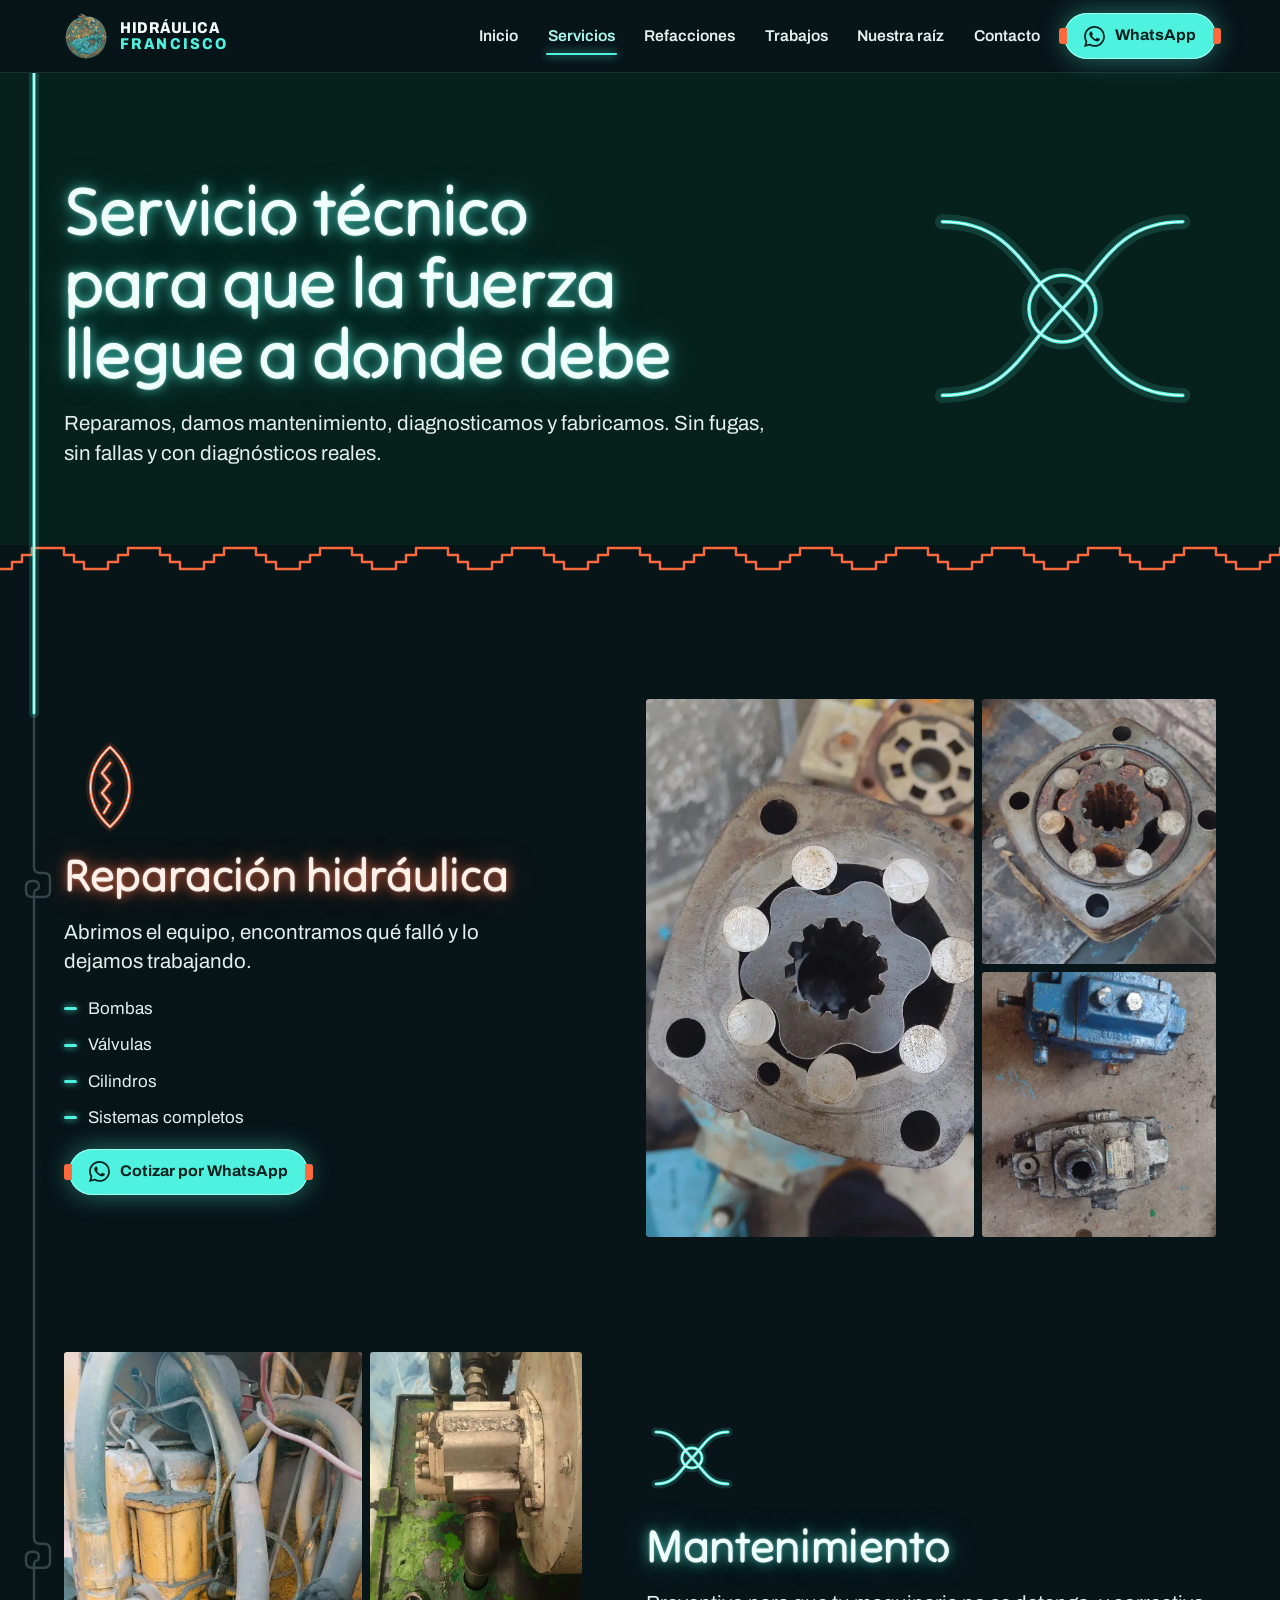
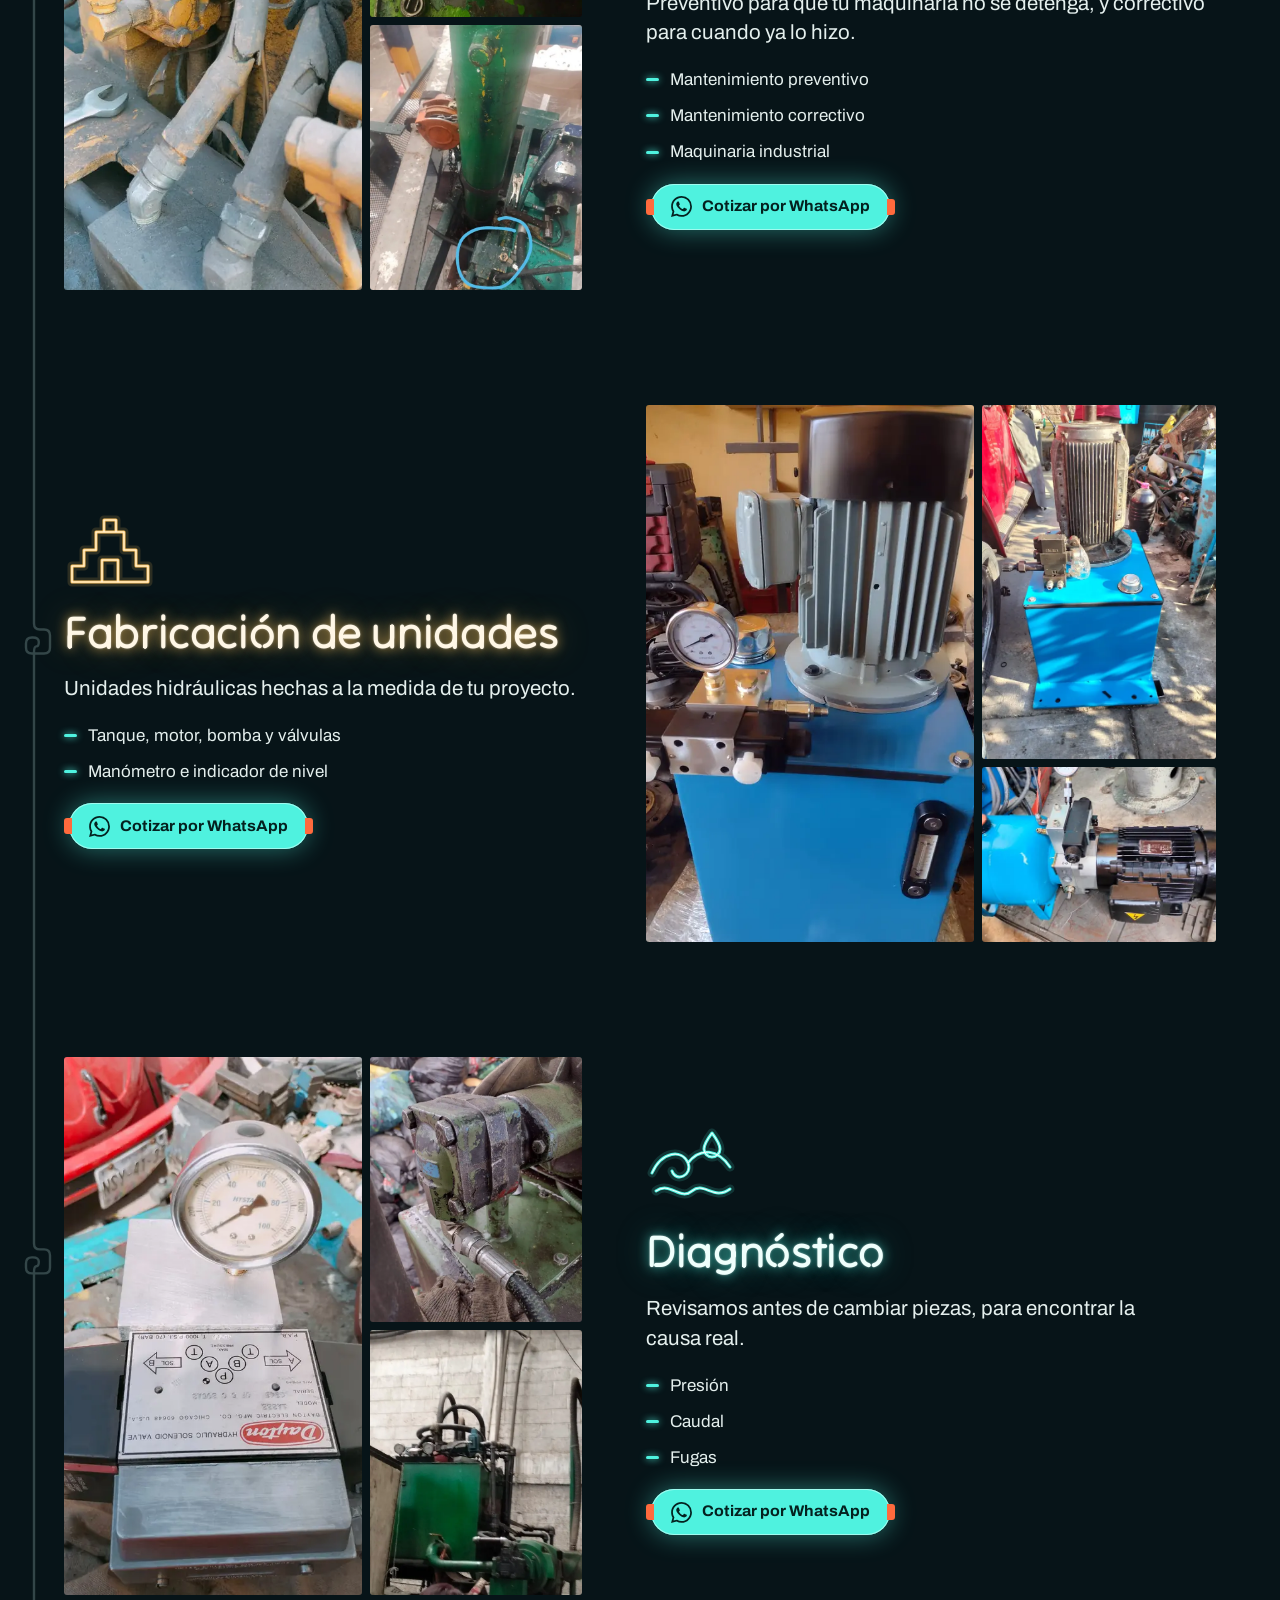
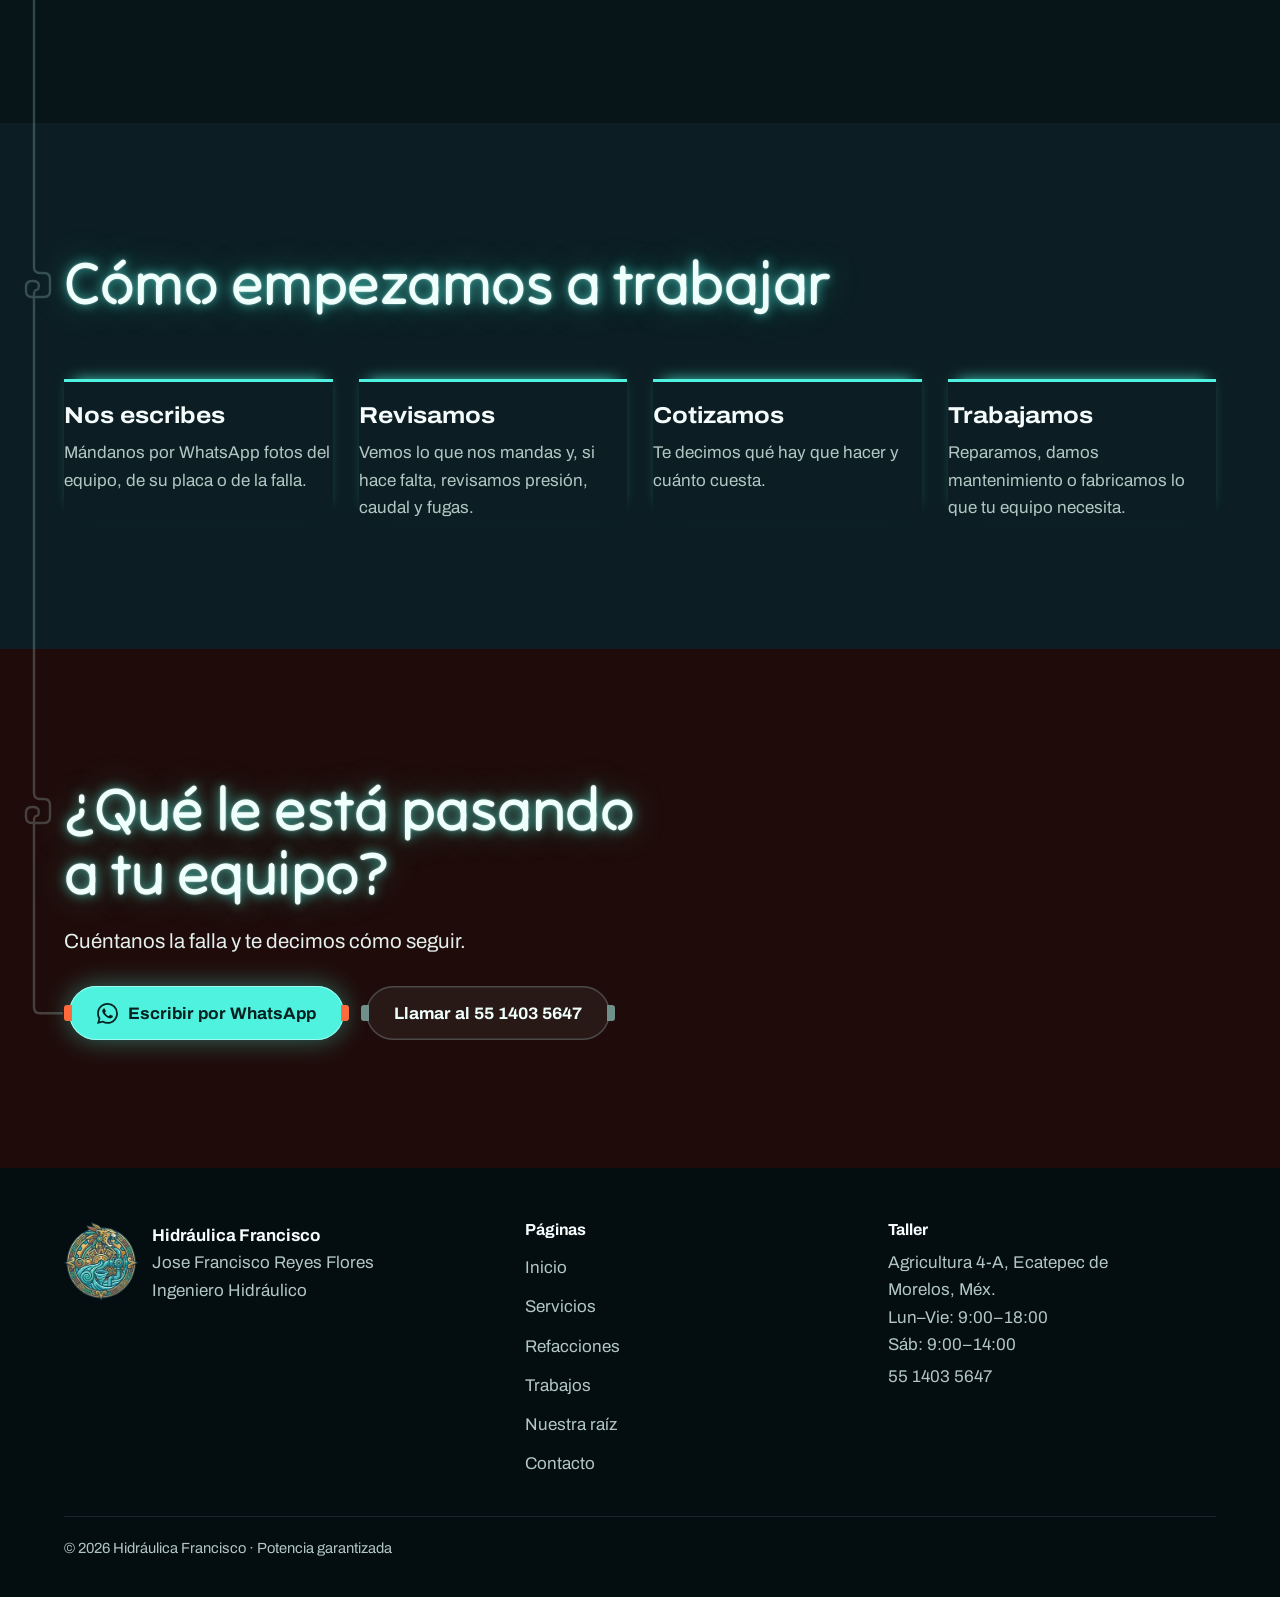
<file: servicios.html>
<!doctype html>
<html lang="es">
<head>
  <meta charset="UTF-8">
  <meta name="viewport" content="width=device-width, initial-scale=1, viewport-fit=cover">
  <title>Servicios hidráulicos en Ecatepec | Hidráulica Francisco</title>
  <meta name="description" content="Reparación de bombas, válvulas y cilindros, mantenimiento preventivo y correctivo, fabricación de unidades hidráulicas y diagnóstico.">
  <link rel="canonical" href="https://hidraulica-guadalupe-reyes.onrender.com/servicios.html">
  <meta name="theme-color" content="#071418">
  <meta property="og:type" content="website">
  <meta property="og:locale" content="es_MX">
  <meta property="og:site_name" content="Hidráulica Francisco">
  <meta property="og:title" content="Servicios hidráulicos en Ecatepec | Hidráulica Francisco">
  <meta property="og:description" content="Reparación de bombas, válvulas y cilindros, mantenimiento preventivo y correctivo, fabricación de unidades hidráulicas y diagnóstico.">
  <meta property="og:url" content="https://hidraulica-guadalupe-reyes.onrender.com/servicios.html">
  <meta property="og:image" content="https://hidraulica-guadalupe-reyes.onrender.com/img/web/og.jpg">
  <link rel="icon" href="img/web/favicon-192.png" type="image/png">
  <link rel="preload" href="fonts/tilt-neon-latin.woff2" as="font" type="font/woff2" crossorigin>
  <link rel="stylesheet" href="style.css">
  
  <script src="script.js" defer></script>
</head>
<body>
<a class="saltar" href="#contenido">Saltar al contenido</a>
<header class="nav">
  <div class="nav-in">
    <a class="marca" href="index.html" aria-label="Hidráulica Francisco, inicio"><img src="img/web/emblema-180.webp" width="180" height="191" alt=""><span>HIDRÁULICA<b>FRANCISCO</b></span></a>
    <nav aria-label="Principal"><ul class="nav-enlaces" id="navEnlaces"><li><a href="index.html">Inicio</a></li><li><a href="servicios.html" aria-current="page">Servicios</a></li><li><a href="refacciones.html">Refacciones</a></li><li><a href="trabajos.html">Trabajos</a></li><li><a href="raiz.html">Nuestra raíz</a></li><li><a href="contacto.html">Contacto</a></li></ul></nav>
    <a class="btn btn-gas btn-chico" href="https://wa.me/5215514035647?text=Hola%2C%20me%20gustar%C3%ADa%20recibir%20informaci%C3%B3n%20sobre%20sus%20servicios" target="_blank" rel="noopener"><svg viewBox="0 0 24 24" aria-hidden="true"><path d="M17.472 14.382c-.297-.149-1.758-.867-2.03-.967-.273-.099-.471-.148-.67.15-.197.297-.767.966-.94 1.164-.173.199-.347.223-.644.075-.297-.15-1.255-.463-2.39-1.475-.883-.788-1.48-1.761-1.653-2.059-.173-.297-.018-.458.13-.606.134-.133.298-.347.446-.52.149-.174.198-.298.298-.497.099-.198.05-.371-.025-.52-.075-.149-.669-1.612-.916-2.207-.242-.579-.487-.5-.669-.51-.173-.008-.371-.01-.57-.01-.198 0-.52.074-.792.372-.272.297-1.04 1.016-1.04 2.479 0 1.462 1.065 2.875 1.213 3.074.149.198 2.096 3.2 5.077 4.487.709.306 1.262.489 1.694.625.712.227 1.36.195 1.871.118.571-.085 1.758-.719 2.006-1.413.248-.694.248-1.289.173-1.413-.074-.124-.272-.198-.57-.347m-5.421 7.403h-.004a9.87 9.87 0 01-5.031-1.378l-.361-.214-3.741.982.998-3.648-.235-.374a9.86 9.86 0 01-1.51-5.26c.001-5.45 4.436-9.884 9.888-9.884 2.64 0 5.122 1.03 6.988 2.898a9.825 9.825 0 012.893 6.994c-.003 5.45-4.437 9.884-9.885 9.884m8.413-18.297A11.815 11.815 0 0012.05 0C5.495 0 .16 5.335.157 11.892c0 2.096.547 4.142 1.588 5.945L.057 24l6.305-1.654a11.882 11.882 0 005.683 1.448h.005c6.554 0 11.89-5.335 11.893-11.893a11.821 11.821 0 00-3.48-8.413Z"/></svg>WhatsApp</a>
    <button type="button" class="menu-btn" aria-label="Abrir menú" aria-expanded="false" aria-controls="navEnlaces"><svg viewBox="0 0 24 24" aria-hidden="true"><path d="M3 7h18M3 12h18M3 17h18"/></svg></button>
  </div>
</header>
<main id="contenido">
<header class="pagina-cab muro-jade"><svg class="glifo glifo-grande " viewBox="0 0 92 92" aria-hidden="true"><path class="g-halo" d="M10 20 C30 20 34 34 46 46 C58 58 62 72 82 72 M82 20 C62 20 58 34 46 46 C34 58 30 72 10 72 M46 36 A10 10 0 1 1 45.9 36 Z"/><path class="g-gas" d="M10 20 C30 20 34 34 46 46 C58 58 62 72 82 72 M82 20 C62 20 58 34 46 46 C34 58 30 72 10 72 M46 36 A10 10 0 1 1 45.9 36 Z"/><path class="g-nuc" d="M10 20 C30 20 34 34 46 46 C58 58 62 72 82 72 M82 20 C62 20 58 34 46 46 C34 58 30 72 10 72 M46 36 A10 10 0 1 1 45.9 36 Z"/></svg><div class="contenedor"><h1>Servicio técnico para que la fuerza llegue a donde debe</h1><p class="entrada">Reparamos, damos mantenimiento, diagnosticamos y fabricamos. Sin fugas, sin fallas y con diagnósticos reales.</p></div></header>
<svg class="greca" aria-hidden="true"><defs><pattern id="pGreca" width="96" height="26" patternUnits="userSpaceOnUse"><path d="M0 24 H12 V17 H22 V10 H32 V3 H64 V10 H74 V17 H84 V24 H96"/></pattern></defs><rect width="100%" height="26" fill="url(#pGreca)"/></svg>
<section class="seccion"><div class="contenedor">
<article class="servicio" id="reparacion"><div class="servicio-texto"><svg class="glifo glifo-rojo" viewBox="0 0 92 92" aria-hidden="true"><path class="g-halo" d="M46 6 C72 30 72 62 46 86 C20 62 20 30 46 6 Z M46 22 L38 32 L46 42 L38 52 L46 62 L40 72"/><path class="g-gas" d="M46 6 C72 30 72 62 46 86 C20 62 20 30 46 6 Z M46 22 L38 32 L46 42 L38 52 L46 62 L40 72"/><path class="g-nuc" d="M46 6 C72 30 72 62 46 86 C20 62 20 30 46 6 Z M46 22 L38 32 L46 42 L38 52 L46 62 L40 72"/></svg><h2 class="neon-rojo">Reparación hidráulica</h2><p class="entrada">Abrimos el equipo, encontramos qué falló y lo dejamos trabajando.</p><ul class="lista"><li>Bombas</li><li>Válvulas</li><li>Cilindros</li><li>Sistemas completos</li></ul><div class="acciones"><a class="btn btn-gas btn-chico" href="https://wa.me/5215514035647?text=Hola%2C%20necesito%20una%20reparaci%C3%B3n%20hidr%C3%A1ulica." target="_blank" rel="noopener"><svg viewBox="0 0 24 24" aria-hidden="true"><path d="M17.472 14.382c-.297-.149-1.758-.867-2.03-.967-.273-.099-.471-.148-.67.15-.197.297-.767.966-.94 1.164-.173.199-.347.223-.644.075-.297-.15-1.255-.463-2.39-1.475-.883-.788-1.48-1.761-1.653-2.059-.173-.297-.018-.458.13-.606.134-.133.298-.347.446-.52.149-.174.198-.298.298-.497.099-.198.05-.371-.025-.52-.075-.149-.669-1.612-.916-2.207-.242-.579-.487-.5-.669-.51-.173-.008-.371-.01-.57-.01-.198 0-.52.074-.792.372-.272.297-1.04 1.016-1.04 2.479 0 1.462 1.065 2.875 1.213 3.074.149.198 2.096 3.2 5.077 4.487.709.306 1.262.489 1.694.625.712.227 1.36.195 1.871.118.571-.085 1.758-.719 2.006-1.413.248-.694.248-1.289.173-1.413-.074-.124-.272-.198-.57-.347m-5.421 7.403h-.004a9.87 9.87 0 01-5.031-1.378l-.361-.214-3.741.982.998-3.648-.235-.374a9.86 9.86 0 01-1.51-5.26c.001-5.45 4.436-9.884 9.888-9.884 2.64 0 5.122 1.03 6.988 2.898a9.825 9.825 0 012.893 6.994c-.003 5.45-4.437 9.884-9.885 9.884m8.413-18.297A11.815 11.815 0 0012.05 0C5.495 0 .16 5.335.157 11.892c0 2.096.547 4.142 1.588 5.945L.057 24l6.305-1.654a11.882 11.882 0 005.683 1.448h.005c6.554 0 11.89-5.335 11.893-11.893a11.821 11.821 0 00-3.48-8.413Z"/></svg>Cotizar por WhatsApp</a></div></div><div class="servicio-fotos" data-galeria><button type="button" class="foto " data-src="img/web/Reparacion6-1400.webp" data-alt="Interior de una bomba durante la reparación"><span class="solo-lector">Ampliar: Interior de una bomba durante la reparación</span><img src="img/web/Reparacion6-1400.webp" srcset="img/web/Reparacion6-640.webp 640w, img/web/Reparacion6-1400.webp 900w" sizes="(max-width: 820px) 100vw, 36vw" width="900" height="1600" alt="" loading="lazy" decoding="async"></button><button type="button" class="foto " data-src="img/web/Reparacion5-1400.webp" data-alt="Bomba abierta con su rotor estriado a la vista"><span class="solo-lector">Ampliar: Bomba abierta con su rotor estriado a la vista</span><img src="img/web/Reparacion5-1400.webp" srcset="img/web/Reparacion5-640.webp 640w, img/web/Reparacion5-1400.webp 900w" sizes="(max-width: 820px) 100vw, 36vw" width="900" height="1600" alt="" loading="lazy" decoding="async"></button><button type="button" class="foto " data-src="img/web/Reparacion11-1400.webp" data-alt="Dos bombas por revisar, una azul y una gris"><span class="solo-lector">Ampliar: Dos bombas por revisar, una azul y una gris</span><img src="img/web/Reparacion11-1400.webp" srcset="img/web/Reparacion11-640.webp 640w, img/web/Reparacion11-1400.webp 900w" sizes="(max-width: 820px) 100vw, 36vw" width="900" height="1600" alt="" loading="lazy" decoding="async"></button></div></article>
<article class="servicio" id="mantenimiento"><div class="servicio-texto"><svg class="glifo " viewBox="0 0 92 92" aria-hidden="true"><path class="g-halo" d="M10 20 C30 20 34 34 46 46 C58 58 62 72 82 72 M82 20 C62 20 58 34 46 46 C34 58 30 72 10 72 M46 36 A10 10 0 1 1 45.9 36 Z"/><path class="g-gas" d="M10 20 C30 20 34 34 46 46 C58 58 62 72 82 72 M82 20 C62 20 58 34 46 46 C34 58 30 72 10 72 M46 36 A10 10 0 1 1 45.9 36 Z"/><path class="g-nuc" d="M10 20 C30 20 34 34 46 46 C58 58 62 72 82 72 M82 20 C62 20 58 34 46 46 C34 58 30 72 10 72 M46 36 A10 10 0 1 1 45.9 36 Z"/></svg><h2 class="">Mantenimiento</h2><p class="entrada">Preventivo para que tu maquinaria no se detenga, y correctivo para cuando ya lo hizo.</p><ul class="lista"><li>Mantenimiento preventivo</li><li>Mantenimiento correctivo</li><li>Maquinaria industrial</li></ul><div class="acciones"><a class="btn btn-gas btn-chico" href="https://wa.me/5215514035647?text=Hola%2C%20me%20interesa%20el%20mantenimiento%20de%20una%20m%C3%A1quina%20hidr%C3%A1ulica." target="_blank" rel="noopener"><svg viewBox="0 0 24 24" aria-hidden="true"><path d="M17.472 14.382c-.297-.149-1.758-.867-2.03-.967-.273-.099-.471-.148-.67.15-.197.297-.767.966-.94 1.164-.173.199-.347.223-.644.075-.297-.15-1.255-.463-2.39-1.475-.883-.788-1.48-1.761-1.653-2.059-.173-.297-.018-.458.13-.606.134-.133.298-.347.446-.52.149-.174.198-.298.298-.497.099-.198.05-.371-.025-.52-.075-.149-.669-1.612-.916-2.207-.242-.579-.487-.5-.669-.51-.173-.008-.371-.01-.57-.01-.198 0-.52.074-.792.372-.272.297-1.04 1.016-1.04 2.479 0 1.462 1.065 2.875 1.213 3.074.149.198 2.096 3.2 5.077 4.487.709.306 1.262.489 1.694.625.712.227 1.36.195 1.871.118.571-.085 1.758-.719 2.006-1.413.248-.694.248-1.289.173-1.413-.074-.124-.272-.198-.57-.347m-5.421 7.403h-.004a9.87 9.87 0 01-5.031-1.378l-.361-.214-3.741.982.998-3.648-.235-.374a9.86 9.86 0 01-1.51-5.26c.001-5.45 4.436-9.884 9.888-9.884 2.64 0 5.122 1.03 6.988 2.898a9.825 9.825 0 012.893 6.994c-.003 5.45-4.437 9.884-9.885 9.884m8.413-18.297A11.815 11.815 0 0012.05 0C5.495 0 .16 5.335.157 11.892c0 2.096.547 4.142 1.588 5.945L.057 24l6.305-1.654a11.882 11.882 0 005.683 1.448h.005c6.554 0 11.89-5.335 11.893-11.893a11.821 11.821 0 00-3.48-8.413Z"/></svg>Cotizar por WhatsApp</a></div></div><div class="servicio-fotos" data-galeria><button type="button" class="foto " data-src="img/web/Reparacion3-1400.webp" data-alt="Mangueras y bomba en el sistema hidráulico de una máquina"><span class="solo-lector">Ampliar: Mangueras y bomba en el sistema hidráulico de una máquina</span><img src="img/web/Reparacion3-1400.webp" srcset="img/web/Reparacion3-640.webp 640w, img/web/Reparacion3-1400.webp 1200w" sizes="(max-width: 820px) 100vw, 36vw" width="1200" height="1600" alt="" loading="lazy" decoding="async"></button><button type="button" class="foto " data-src="img/web/Reparacion7-1400.webp" data-alt="Bomba de engranes sobre el tanque de una unidad"><span class="solo-lector">Ampliar: Bomba de engranes sobre el tanque de una unidad</span><img src="img/web/Reparacion7-1400.webp" srcset="img/web/Reparacion7-640.webp 640w, img/web/Reparacion7-1400.webp 900w" sizes="(max-width: 820px) 100vw, 36vw" width="900" height="1600" alt="" loading="lazy" decoding="async"></button><button type="button" class="foto " data-src="img/web/Reparacion9-1400.webp" data-alt="Cilindro verde y su válvula, marcada para reparación"><span class="solo-lector">Ampliar: Cilindro verde y su válvula, marcada para reparación</span><img src="img/web/Reparacion9-1400.webp" srcset="img/web/Reparacion9-640.webp 640w, img/web/Reparacion9-1400.webp 1200w" sizes="(max-width: 820px) 100vw, 36vw" width="1200" height="1600" alt="" loading="lazy" decoding="async"></button></div></article>
<article class="servicio" id="fabricacion"><div class="servicio-texto"><svg class="glifo glifo-ambar" viewBox="0 0 92 92" aria-hidden="true"><path class="g-halo" d="M8 84 H84 V68 H72 V52 H60 V34 H32 V52 H20 V68 H8 Z M38 84 V62 H54 V84 M40 34 V22 H52 V34"/><path class="g-gas" d="M8 84 H84 V68 H72 V52 H60 V34 H32 V52 H20 V68 H8 Z M38 84 V62 H54 V84 M40 34 V22 H52 V34"/><path class="g-nuc" d="M8 84 H84 V68 H72 V52 H60 V34 H32 V52 H20 V68 H8 Z M38 84 V62 H54 V84 M40 34 V22 H52 V34"/></svg><h2 class="neon-ambar">Fabricación de unidades</h2><p class="entrada">Unidades hidráulicas hechas a la medida de tu proyecto.</p><ul class="lista"><li>Tanque, motor, bomba y válvulas</li><li>Manómetro e indicador de nivel</li></ul><div class="acciones"><a class="btn btn-gas btn-chico" href="https://wa.me/5215514035647?text=Hola%2C%20quiero%20cotizar%20la%20fabricaci%C3%B3n%20de%20una%20unidad%20hidr%C3%A1ulica." target="_blank" rel="noopener"><svg viewBox="0 0 24 24" aria-hidden="true"><path d="M17.472 14.382c-.297-.149-1.758-.867-2.03-.967-.273-.099-.471-.148-.67.15-.197.297-.767.966-.94 1.164-.173.199-.347.223-.644.075-.297-.15-1.255-.463-2.39-1.475-.883-.788-1.48-1.761-1.653-2.059-.173-.297-.018-.458.13-.606.134-.133.298-.347.446-.52.149-.174.198-.298.298-.497.099-.198.05-.371-.025-.52-.075-.149-.669-1.612-.916-2.207-.242-.579-.487-.5-.669-.51-.173-.008-.371-.01-.57-.01-.198 0-.52.074-.792.372-.272.297-1.04 1.016-1.04 2.479 0 1.462 1.065 2.875 1.213 3.074.149.198 2.096 3.2 5.077 4.487.709.306 1.262.489 1.694.625.712.227 1.36.195 1.871.118.571-.085 1.758-.719 2.006-1.413.248-.694.248-1.289.173-1.413-.074-.124-.272-.198-.57-.347m-5.421 7.403h-.004a9.87 9.87 0 01-5.031-1.378l-.361-.214-3.741.982.998-3.648-.235-.374a9.86 9.86 0 01-1.51-5.26c.001-5.45 4.436-9.884 9.888-9.884 2.64 0 5.122 1.03 6.988 2.898a9.825 9.825 0 012.893 6.994c-.003 5.45-4.437 9.884-9.885 9.884m8.413-18.297A11.815 11.815 0 0012.05 0C5.495 0 .16 5.335.157 11.892c0 2.096.547 4.142 1.588 5.945L.057 24l6.305-1.654a11.882 11.882 0 005.683 1.448h.005c6.554 0 11.89-5.335 11.893-11.893a11.821 11.821 0 00-3.48-8.413Z"/></svg>Cotizar por WhatsApp</a></div></div><div class="servicio-fotos" data-galeria><button type="button" class="foto " data-src="img/web/Unidad10-1400.webp" data-alt="Unidad azul con manómetro y bloque de válvulas"><span class="solo-lector">Ampliar: Unidad azul con manómetro y bloque de válvulas</span><img src="img/web/Unidad10-1400.webp" srcset="img/web/Unidad10-640.webp 640w, img/web/Unidad10-1400.webp 1200w" sizes="(max-width: 820px) 100vw, 36vw" width="1200" height="1600" alt="" loading="lazy" decoding="async"></button><button type="button" class="foto " data-src="img/web/Unidad12-1400.webp" data-alt="Tanque azul con motor y válvula"><span class="solo-lector">Ampliar: Tanque azul con motor y válvula</span><img src="img/web/Unidad12-1400.webp" srcset="img/web/Unidad12-640.webp 640w, img/web/Unidad12-1400.webp 1200w" sizes="(max-width: 820px) 100vw, 36vw" width="1200" height="1600" alt="" loading="lazy" decoding="async"></button><button type="button" class="foto " data-src="img/web/Unidad5-1400.webp" data-alt="Unidad con tanque azul, motor y válvula"><span class="solo-lector">Ampliar: Unidad con tanque azul, motor y válvula</span><img src="img/web/Unidad5-1400.webp" srcset="img/web/Unidad5-640.webp 640w, img/web/Unidad5-1400.webp 1400w" sizes="(max-width: 820px) 100vw, 36vw" width="1600" height="902" alt="" loading="lazy" decoding="async"></button></div></article>
<article class="servicio" id="diagnostico"><div class="servicio-texto"><svg class="glifo " viewBox="0 0 92 92" aria-hidden="true"><path class="g-halo" d="M6 56 C16 34 36 32 42 46 C47 58 30 66 26 54 M42 46 C54 30 72 32 84 50 M10 74 C24 64 34 84 46 74 C58 64 68 84 84 72 M66 16 C72 24 74 28 74 32 A8 8 0 1 1 58 32 C58 28 60 24 66 16 Z"/><path class="g-gas" d="M6 56 C16 34 36 32 42 46 C47 58 30 66 26 54 M42 46 C54 30 72 32 84 50 M10 74 C24 64 34 84 46 74 C58 64 68 84 84 72 M66 16 C72 24 74 28 74 32 A8 8 0 1 1 58 32 C58 28 60 24 66 16 Z"/><path class="g-nuc" d="M6 56 C16 34 36 32 42 46 C47 58 30 66 26 54 M42 46 C54 30 72 32 84 50 M10 74 C24 64 34 84 46 74 C58 64 68 84 84 72 M66 16 C72 24 74 28 74 32 A8 8 0 1 1 58 32 C58 28 60 24 66 16 Z"/></svg><h2 class="">Diagnóstico</h2><p class="entrada">Revisamos antes de cambiar piezas, para encontrar la causa real.</p><ul class="lista"><li>Presión</li><li>Caudal</li><li>Fugas</li></ul><div class="acciones"><a class="btn btn-gas btn-chico" href="https://wa.me/5215514035647?text=Hola%2C%20necesito%20un%20diagn%C3%B3stico%20para%20mi%20sistema%20hidr%C3%A1ulico." target="_blank" rel="noopener"><svg viewBox="0 0 24 24" aria-hidden="true"><path d="M17.472 14.382c-.297-.149-1.758-.867-2.03-.967-.273-.099-.471-.148-.67.15-.197.297-.767.966-.94 1.164-.173.199-.347.223-.644.075-.297-.15-1.255-.463-2.39-1.475-.883-.788-1.48-1.761-1.653-2.059-.173-.297-.018-.458.13-.606.134-.133.298-.347.446-.52.149-.174.198-.298.298-.497.099-.198.05-.371-.025-.52-.075-.149-.669-1.612-.916-2.207-.242-.579-.487-.5-.669-.51-.173-.008-.371-.01-.57-.01-.198 0-.52.074-.792.372-.272.297-1.04 1.016-1.04 2.479 0 1.462 1.065 2.875 1.213 3.074.149.198 2.096 3.2 5.077 4.487.709.306 1.262.489 1.694.625.712.227 1.36.195 1.871.118.571-.085 1.758-.719 2.006-1.413.248-.694.248-1.289.173-1.413-.074-.124-.272-.198-.57-.347m-5.421 7.403h-.004a9.87 9.87 0 01-5.031-1.378l-.361-.214-3.741.982.998-3.648-.235-.374a9.86 9.86 0 01-1.51-5.26c.001-5.45 4.436-9.884 9.888-9.884 2.64 0 5.122 1.03 6.988 2.898a9.825 9.825 0 012.893 6.994c-.003 5.45-4.437 9.884-9.885 9.884m8.413-18.297A11.815 11.815 0 0012.05 0C5.495 0 .16 5.335.157 11.892c0 2.096.547 4.142 1.588 5.945L.057 24l6.305-1.654a11.882 11.882 0 005.683 1.448h.005c6.554 0 11.89-5.335 11.893-11.893a11.821 11.821 0 00-3.48-8.413Z"/></svg>Cotizar por WhatsApp</a></div></div><div class="servicio-fotos" data-galeria><button type="button" class="foto " data-src="img/web/Piesa15-1400.webp" data-alt="Manómetro montado sobre una válvula solenoide en banco de pruebas"><span class="solo-lector">Ampliar: Manómetro montado sobre una válvula solenoide en banco de pruebas</span><img src="img/web/Piesa15-1400.webp" srcset="img/web/Piesa15-640.webp 640w, img/web/Piesa15-1400.webp 1200w" sizes="(max-width: 820px) 100vw, 36vw" width="1200" height="1600" alt="" loading="lazy" decoding="async"></button><button type="button" class="foto " data-src="img/web/Reparacion10-1400.webp" data-alt="Bomba montada en una máquina con mucho uso"><span class="solo-lector">Ampliar: Bomba montada en una máquina con mucho uso</span><img src="img/web/Reparacion10-1400.webp" srcset="img/web/Reparacion10-640.webp 640w, img/web/Reparacion10-1400.webp 960w" sizes="(max-width: 820px) 100vw, 36vw" width="960" height="1280" alt="" loading="lazy" decoding="async"></button><button type="button" class="foto " data-src="img/web/Piesa14-1400.webp" data-alt="Unidad hidráulica verde instalada en una planta"><span class="solo-lector">Ampliar: Unidad hidráulica verde instalada en una planta</span><img src="img/web/Piesa14-1400.webp" srcset="img/web/Piesa14-640.webp 640w, img/web/Piesa14-1400.webp 1200w" sizes="(max-width: 820px) 100vw, 36vw" width="1200" height="1600" alt="" loading="lazy" decoding="async"></button></div></article>
</div></section>
<section class="seccion muro-2"><div class="contenedor">
  <div class="seccion-titulo"><h2>Cómo empezamos a trabajar</h2></div>
  <ol class="pasos" style="list-style:none">
    <li class="paso"><h3>Nos escribes</h3><p>Mándanos por WhatsApp fotos del equipo, de su placa o de la falla.</p></li>
    <li class="paso"><h3>Revisamos</h3><p>Vemos lo que nos mandas y, si hace falta, revisamos presión, caudal y fugas.</p></li>
    <li class="paso"><h3>Cotizamos</h3><p>Te decimos qué hay que hacer y cuánto cuesta.</p></li>
    <li class="paso"><h3>Trabajamos</h3><p>Reparamos, damos mantenimiento o fabricamos lo que tu equipo necesita.</p></li>
  </ol>
</div></section>
<section class="seccion cierre muro-tezontle"><div class="contenedor">
  <h2>¿Qué le está pasando a tu equipo?</h2><p class="entrada">Cuéntanos la falla y te decimos cómo seguir.</p>
  <div class="acciones"><a class="btn btn-gas" href="https://wa.me/5215514035647?text=Hola%2C%20quiero%20contarles%20una%20falla%20en%20mi%20equipo%20hidr%C3%A1ulico." target="_blank" rel="noopener" data-tubo-fin><svg viewBox="0 0 24 24" aria-hidden="true"><path d="M17.472 14.382c-.297-.149-1.758-.867-2.03-.967-.273-.099-.471-.148-.67.15-.197.297-.767.966-.94 1.164-.173.199-.347.223-.644.075-.297-.15-1.255-.463-2.39-1.475-.883-.788-1.48-1.761-1.653-2.059-.173-.297-.018-.458.13-.606.134-.133.298-.347.446-.52.149-.174.198-.298.298-.497.099-.198.05-.371-.025-.52-.075-.149-.669-1.612-.916-2.207-.242-.579-.487-.5-.669-.51-.173-.008-.371-.01-.57-.01-.198 0-.52.074-.792.372-.272.297-1.04 1.016-1.04 2.479 0 1.462 1.065 2.875 1.213 3.074.149.198 2.096 3.2 5.077 4.487.709.306 1.262.489 1.694.625.712.227 1.36.195 1.871.118.571-.085 1.758-.719 2.006-1.413.248-.694.248-1.289.173-1.413-.074-.124-.272-.198-.57-.347m-5.421 7.403h-.004a9.87 9.87 0 01-5.031-1.378l-.361-.214-3.741.982.998-3.648-.235-.374a9.86 9.86 0 01-1.51-5.26c.001-5.45 4.436-9.884 9.888-9.884 2.64 0 5.122 1.03 6.988 2.898a9.825 9.825 0 012.893 6.994c-.003 5.45-4.437 9.884-9.885 9.884m8.413-18.297A11.815 11.815 0 0012.05 0C5.495 0 .16 5.335.157 11.892c0 2.096.547 4.142 1.588 5.945L.057 24l6.305-1.654a11.882 11.882 0 005.683 1.448h.005c6.554 0 11.89-5.335 11.893-11.893a11.821 11.821 0 00-3.48-8.413Z"/></svg>Escribir por WhatsApp</a><a class="btn btn-vidrio" href="tel:+525514035647">Llamar al 55 1403 5647</a></div>
</div></section>
</main>
<footer class="pie">
  <div class="contenedor">
    <div class="pie-in">
      <div class="pie-marca"><img src="img/web/emblema-180.webp" width="180" height="191" alt="" loading="lazy">
        <p><strong>Hidráulica Francisco</strong><br>Jose Francisco Reyes Flores<br>Ingeniero Hidráulico</p></div>
      <div><h2>Páginas</h2><ul><li><a href="index.html">Inicio</a></li><li><a href="servicios.html">Servicios</a></li><li><a href="refacciones.html">Refacciones</a></li><li><a href="trabajos.html">Trabajos</a></li><li><a href="raiz.html">Nuestra raíz</a></li><li><a href="contacto.html">Contacto</a></li></ul></div>
      <div><h2>Taller</h2><p>Agricultura 4-A, Ecatepec de Morelos, Méx.<br>Lun–Vie: 9:00–18:00<br>Sáb: 9:00–14:00</p><p><a href="tel:+525514035647">55 1403 5647</a></p></div>
    </div>
    <p class="pie-final">© 2026 Hidráulica Francisco · Potencia garantizada</p>
  </div>
</footer>
<div class="barra-movil"><a class="btn btn-vidrio" href="tel:+525514035647">Llamar</a><a class="btn btn-gas" href="https://wa.me/5215514035647?text=Hola%2C%20me%20gustar%C3%ADa%20recibir%20informaci%C3%B3n%20sobre%20sus%20servicios" target="_blank" rel="noopener"><svg viewBox="0 0 24 24" aria-hidden="true"><path d="M17.472 14.382c-.297-.149-1.758-.867-2.03-.967-.273-.099-.471-.148-.67.15-.197.297-.767.966-.94 1.164-.173.199-.347.223-.644.075-.297-.15-1.255-.463-2.39-1.475-.883-.788-1.48-1.761-1.653-2.059-.173-.297-.018-.458.13-.606.134-.133.298-.347.446-.52.149-.174.198-.298.298-.497.099-.198.05-.371-.025-.52-.075-.149-.669-1.612-.916-2.207-.242-.579-.487-.5-.669-.51-.173-.008-.371-.01-.57-.01-.198 0-.52.074-.792.372-.272.297-1.04 1.016-1.04 2.479 0 1.462 1.065 2.875 1.213 3.074.149.198 2.096 3.2 5.077 4.487.709.306 1.262.489 1.694.625.712.227 1.36.195 1.871.118.571-.085 1.758-.719 2.006-1.413.248-.694.248-1.289.173-1.413-.074-.124-.272-.198-.57-.347m-5.421 7.403h-.004a9.87 9.87 0 01-5.031-1.378l-.361-.214-3.741.982.998-3.648-.235-.374a9.86 9.86 0 01-1.51-5.26c.001-5.45 4.436-9.884 9.888-9.884 2.64 0 5.122 1.03 6.988 2.898a9.825 9.825 0 012.893 6.994c-.003 5.45-4.437 9.884-9.885 9.884m8.413-18.297A11.815 11.815 0 0012.05 0C5.495 0 .16 5.335.157 11.892c0 2.096.547 4.142 1.588 5.945L.057 24l6.305-1.654a11.882 11.882 0 005.683 1.448h.005c6.554 0 11.89-5.335 11.893-11.893a11.821 11.821 0 00-3.48-8.413Z"/></svg>WhatsApp</a></div>
<dialog class="visor" id="visor" aria-label="Galería de fotos">
  <div class="visor-sup"><span class="visor-cuenta"></span><button type="button" class="visor-btn visor-cerrar" aria-label="Cerrar"><svg viewBox="0 0 24 24" aria-hidden="true"><path d="M5 5l14 14M19 5L5 19"/></svg></button></div>
  <div class="visor-cuadro"></div>
  <button type="button" class="visor-btn visor-prev" aria-label="Anterior"><svg viewBox="0 0 24 24" aria-hidden="true"><path d="M15 5l-7 7 7 7"/></svg></button>
  <button type="button" class="visor-btn visor-sig" aria-label="Siguiente"><svg viewBox="0 0 24 24" aria-hidden="true"><path d="M9 5l7 7-7 7"/></svg></button>
  <div class="visor-inf"><p class="visor-texto"></p><a class="btn btn-gas btn-chico visor-wa" href="https://wa.me/5215514035647" target="_blank" rel="noopener"><svg viewBox="0 0 24 24" aria-hidden="true"><path d="M17.472 14.382c-.297-.149-1.758-.867-2.03-.967-.273-.099-.471-.148-.67.15-.197.297-.767.966-.94 1.164-.173.199-.347.223-.644.075-.297-.15-1.255-.463-2.39-1.475-.883-.788-1.48-1.761-1.653-2.059-.173-.297-.018-.458.13-.606.134-.133.298-.347.446-.52.149-.174.198-.298.298-.497.099-.198.05-.371-.025-.52-.075-.149-.669-1.612-.916-2.207-.242-.579-.487-.5-.669-.51-.173-.008-.371-.01-.57-.01-.198 0-.52.074-.792.372-.272.297-1.04 1.016-1.04 2.479 0 1.462 1.065 2.875 1.213 3.074.149.198 2.096 3.2 5.077 4.487.709.306 1.262.489 1.694.625.712.227 1.36.195 1.871.118.571-.085 1.758-.719 2.006-1.413.248-.694.248-1.289.173-1.413-.074-.124-.272-.198-.57-.347m-5.421 7.403h-.004a9.87 9.87 0 01-5.031-1.378l-.361-.214-3.741.982.998-3.648-.235-.374a9.86 9.86 0 01-1.51-5.26c.001-5.45 4.436-9.884 9.888-9.884 2.64 0 5.122 1.03 6.988 2.898a9.825 9.825 0 012.893 6.994c-.003 5.45-4.437 9.884-9.885 9.884m8.413-18.297A11.815 11.815 0 0012.05 0C5.495 0 .16 5.335.157 11.892c0 2.096.547 4.142 1.588 5.945L.057 24l6.305-1.654a11.882 11.882 0 005.683 1.448h.005c6.554 0 11.89-5.335 11.893-11.893a11.821 11.821 0 00-3.48-8.413Z"/></svg>Preguntar por WhatsApp</a></div>
</dialog>
</body>
</html>
</file>
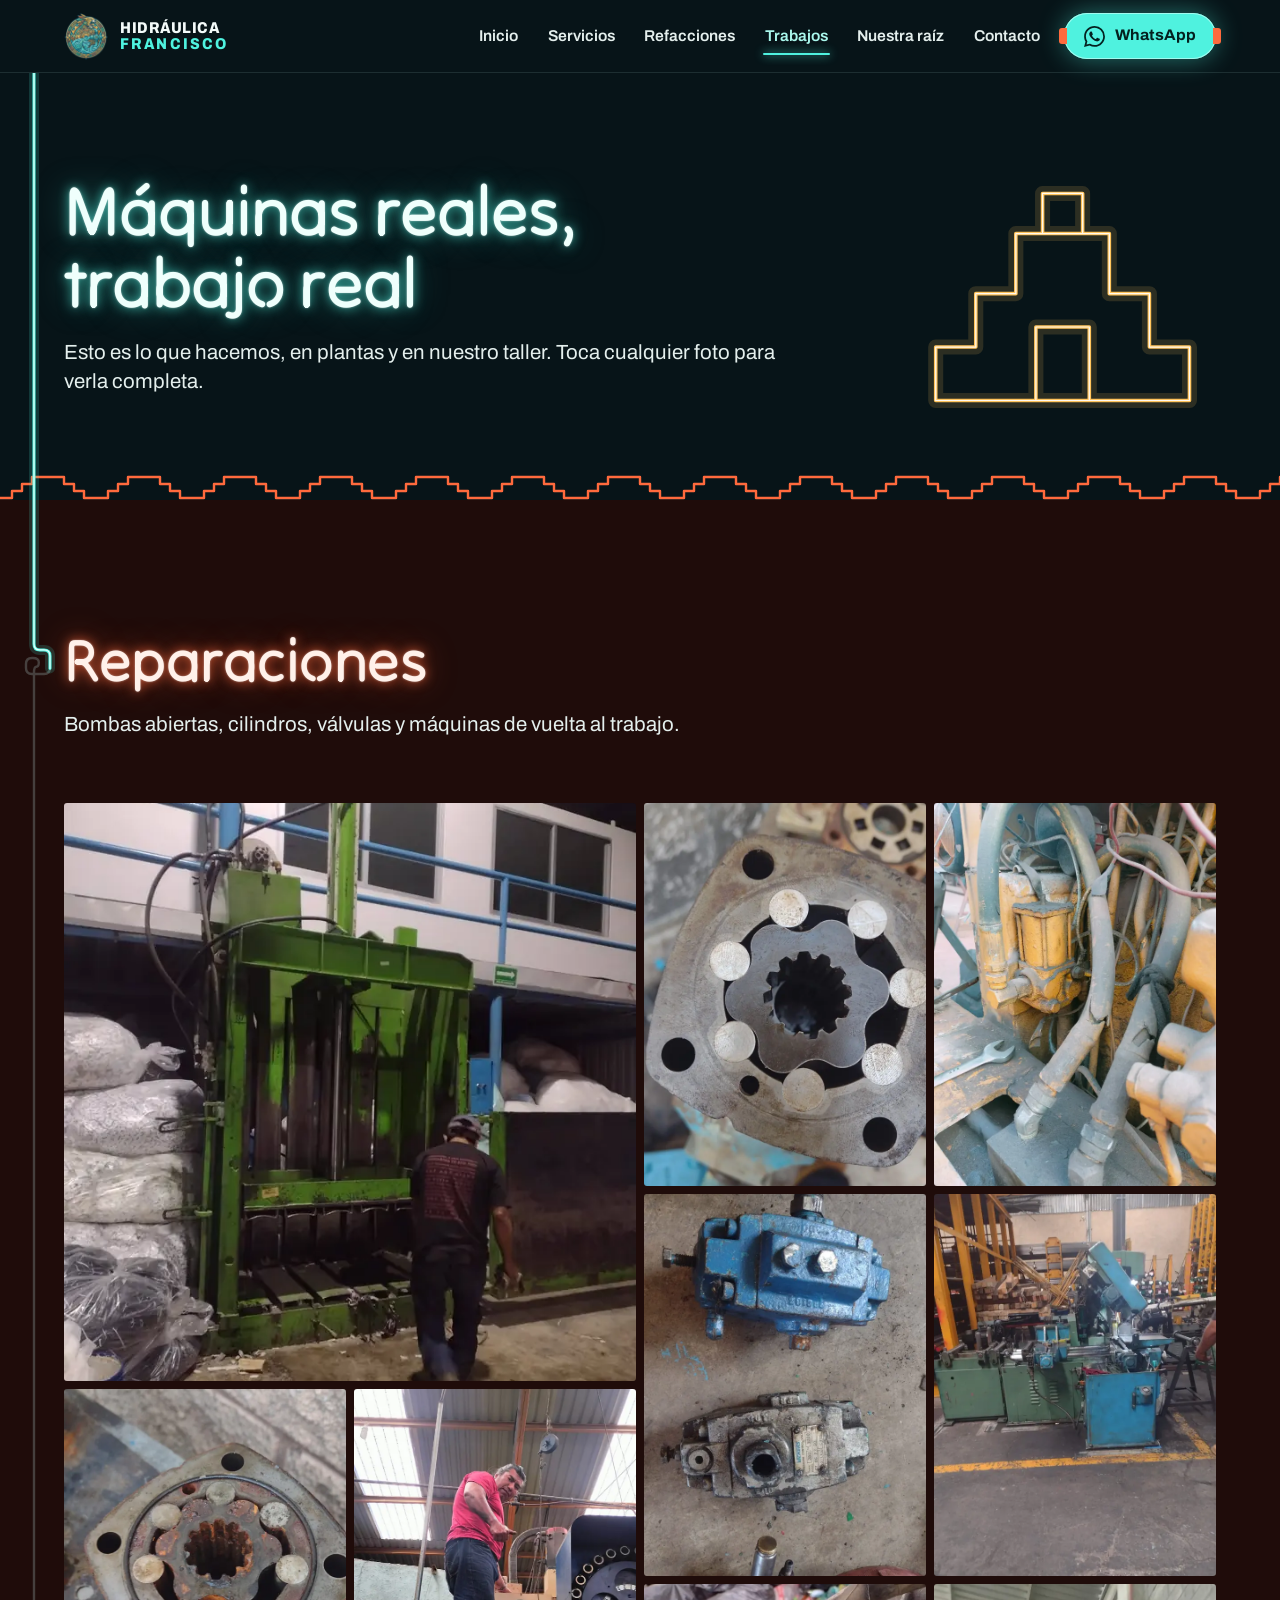
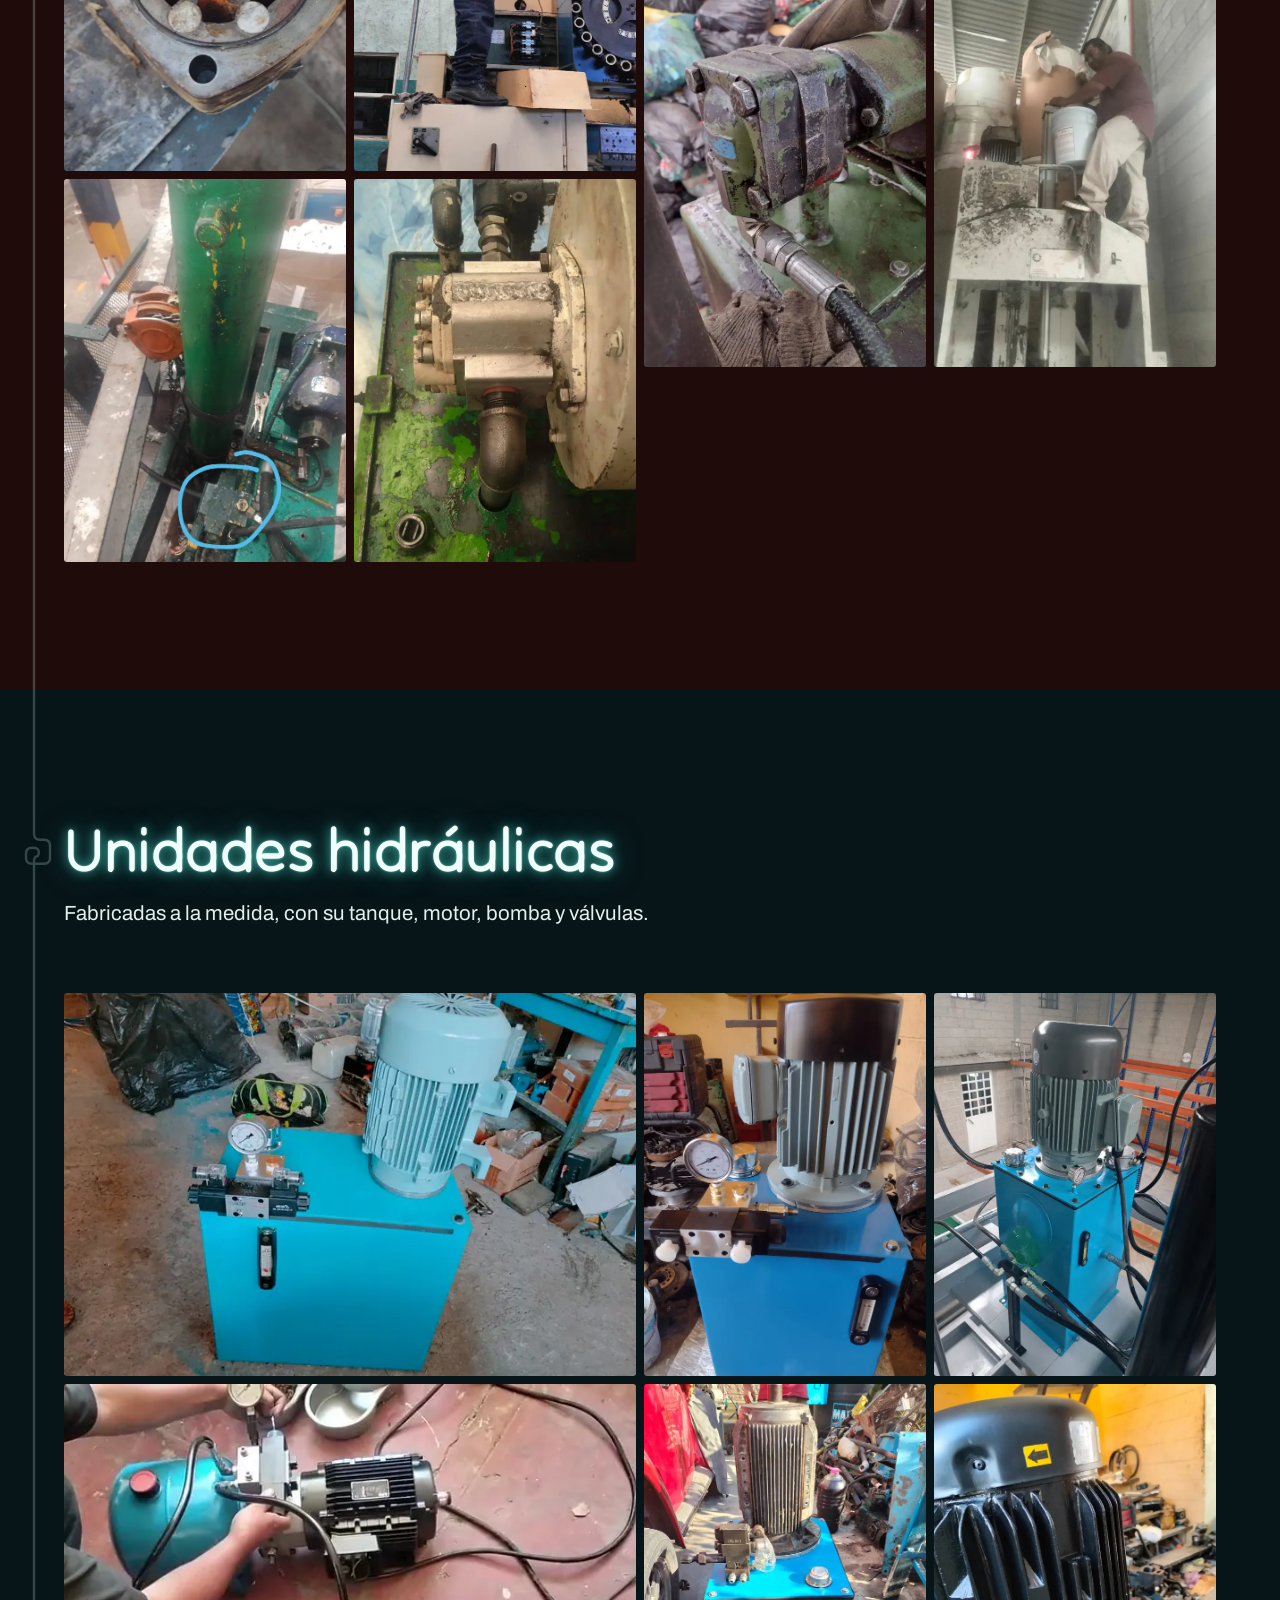
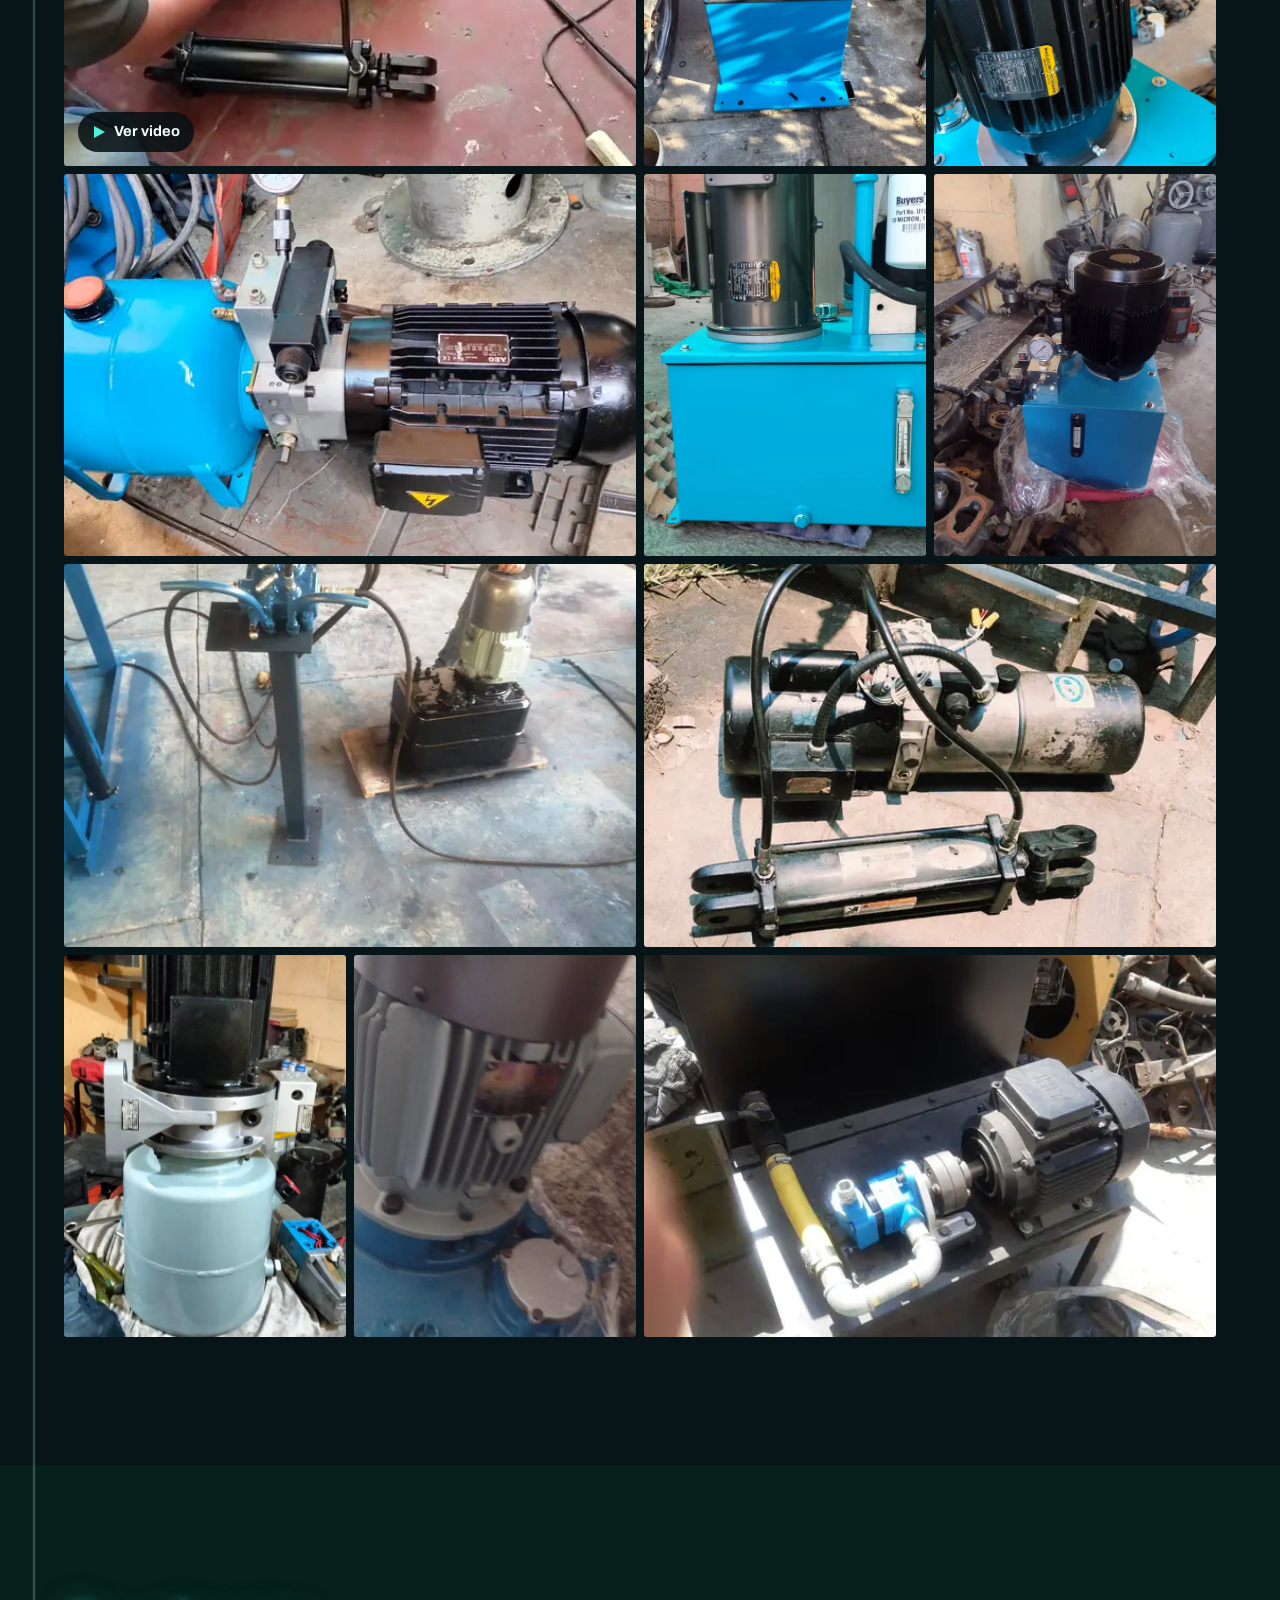
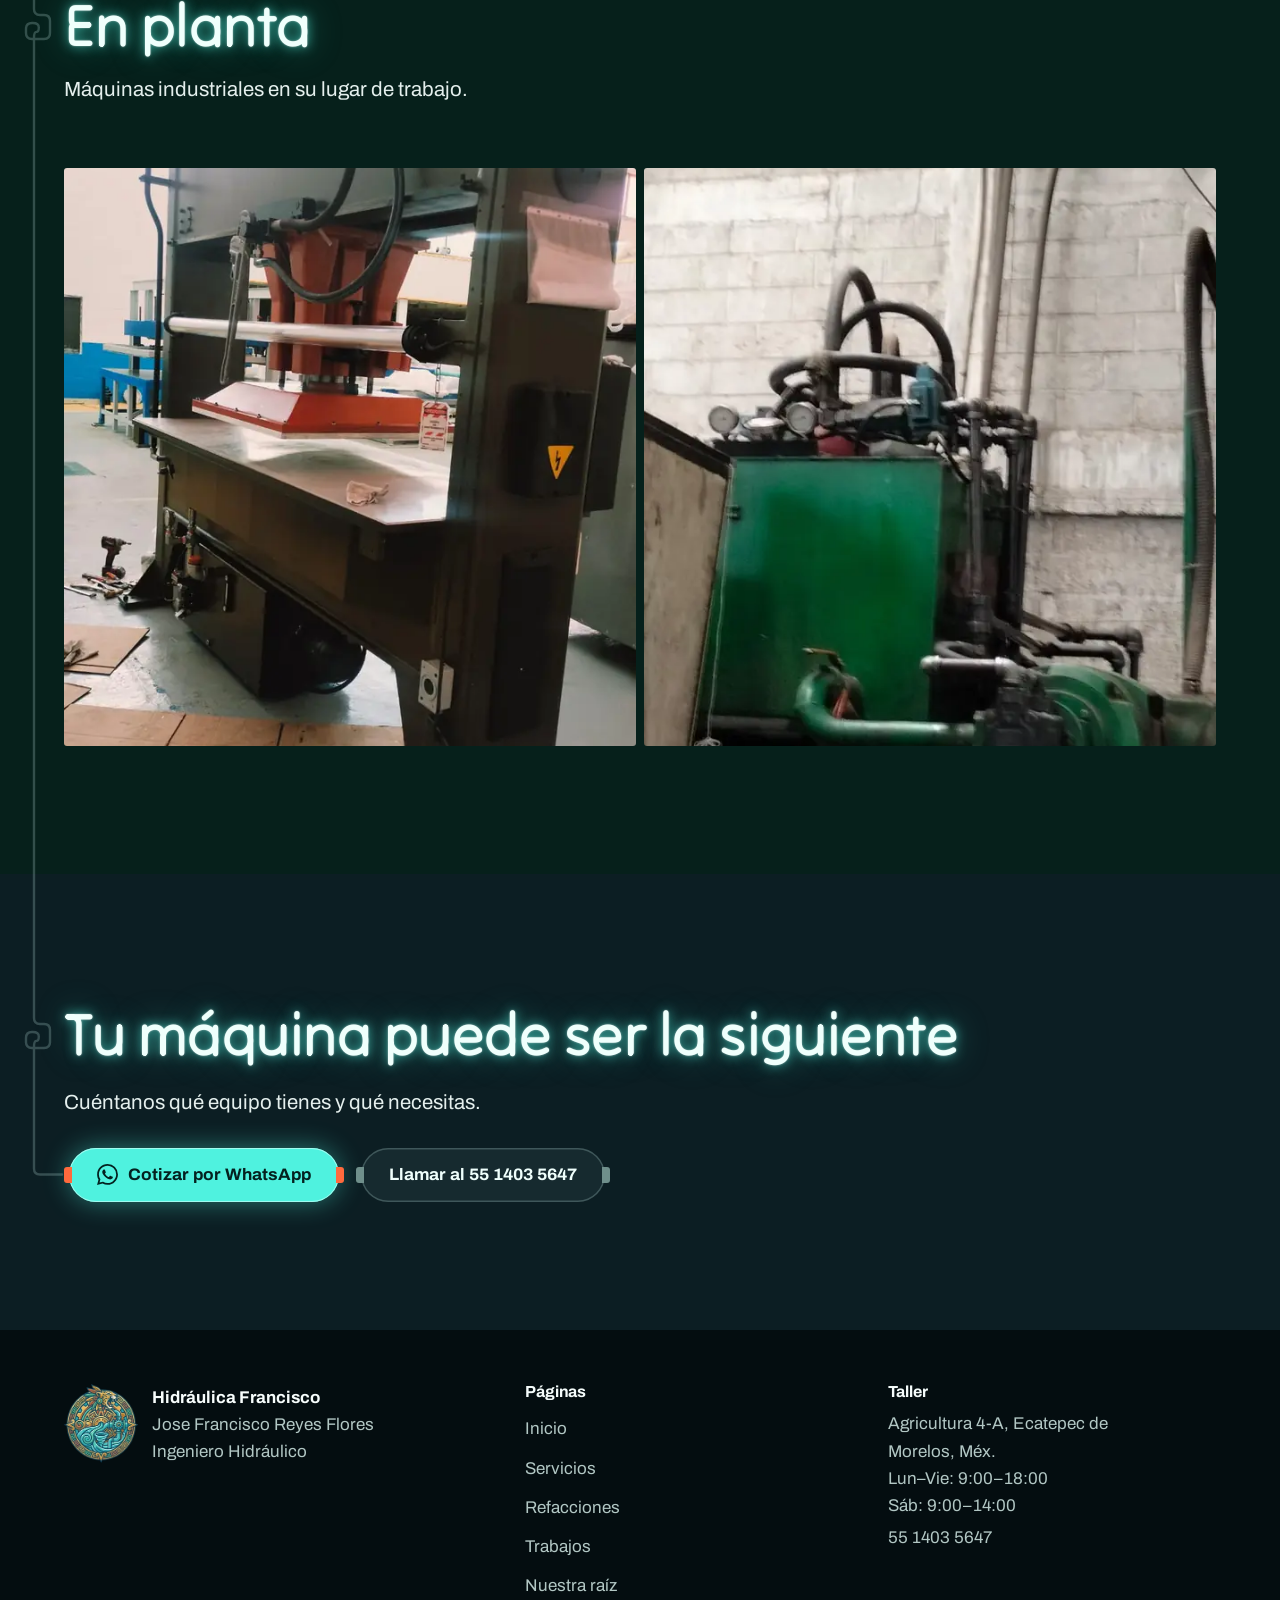
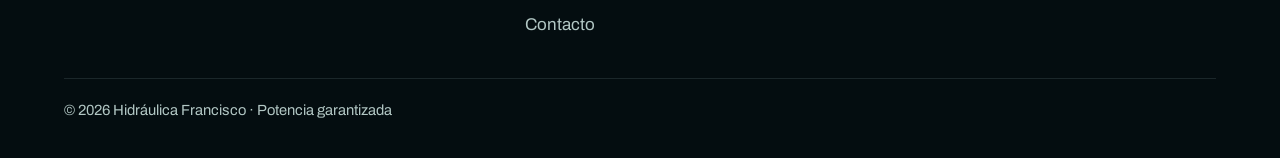
<file: trabajos.html>
<!doctype html>
<html lang="es">
<head>
  <meta charset="UTF-8">
  <meta name="viewport" content="width=device-width, initial-scale=1, viewport-fit=cover">
  <title>Trabajos y unidades hidráulicas | Hidráulica Francisco</title>
  <meta name="description" content="Fotos reales de reparaciones hidráulicas, unidades fabricadas a la medida y máquinas industriales en planta.">
  <link rel="canonical" href="https://hidraulica-guadalupe-reyes.onrender.com/trabajos.html">
  <meta name="theme-color" content="#071418">
  <meta property="og:type" content="website">
  <meta property="og:locale" content="es_MX">
  <meta property="og:site_name" content="Hidráulica Francisco">
  <meta property="og:title" content="Trabajos y unidades hidráulicas | Hidráulica Francisco">
  <meta property="og:description" content="Fotos reales de reparaciones hidráulicas, unidades fabricadas a la medida y máquinas industriales en planta.">
  <meta property="og:url" content="https://hidraulica-guadalupe-reyes.onrender.com/trabajos.html">
  <meta property="og:image" content="https://hidraulica-guadalupe-reyes.onrender.com/img/web/og.jpg">
  <link rel="icon" href="img/web/favicon-192.png" type="image/png">
  <link rel="preload" href="fonts/tilt-neon-latin.woff2" as="font" type="font/woff2" crossorigin>
  <link rel="stylesheet" href="style.css">
  
  <script src="script.js" defer></script>
</head>
<body>
<a class="saltar" href="#contenido">Saltar al contenido</a>
<header class="nav">
  <div class="nav-in">
    <a class="marca" href="index.html" aria-label="Hidráulica Francisco, inicio"><img src="img/web/emblema-180.webp" width="180" height="191" alt=""><span>HIDRÁULICA<b>FRANCISCO</b></span></a>
    <nav aria-label="Principal"><ul class="nav-enlaces" id="navEnlaces"><li><a href="index.html">Inicio</a></li><li><a href="servicios.html">Servicios</a></li><li><a href="refacciones.html">Refacciones</a></li><li><a href="trabajos.html" aria-current="page">Trabajos</a></li><li><a href="raiz.html">Nuestra raíz</a></li><li><a href="contacto.html">Contacto</a></li></ul></nav>
    <a class="btn btn-gas btn-chico" href="https://wa.me/5215514035647?text=Hola%2C%20me%20gustar%C3%ADa%20recibir%20informaci%C3%B3n%20sobre%20sus%20servicios" target="_blank" rel="noopener"><svg viewBox="0 0 24 24" aria-hidden="true"><path d="M17.472 14.382c-.297-.149-1.758-.867-2.03-.967-.273-.099-.471-.148-.67.15-.197.297-.767.966-.94 1.164-.173.199-.347.223-.644.075-.297-.15-1.255-.463-2.39-1.475-.883-.788-1.48-1.761-1.653-2.059-.173-.297-.018-.458.13-.606.134-.133.298-.347.446-.52.149-.174.198-.298.298-.497.099-.198.05-.371-.025-.52-.075-.149-.669-1.612-.916-2.207-.242-.579-.487-.5-.669-.51-.173-.008-.371-.01-.57-.01-.198 0-.52.074-.792.372-.272.297-1.04 1.016-1.04 2.479 0 1.462 1.065 2.875 1.213 3.074.149.198 2.096 3.2 5.077 4.487.709.306 1.262.489 1.694.625.712.227 1.36.195 1.871.118.571-.085 1.758-.719 2.006-1.413.248-.694.248-1.289.173-1.413-.074-.124-.272-.198-.57-.347m-5.421 7.403h-.004a9.87 9.87 0 01-5.031-1.378l-.361-.214-3.741.982.998-3.648-.235-.374a9.86 9.86 0 01-1.51-5.26c.001-5.45 4.436-9.884 9.888-9.884 2.64 0 5.122 1.03 6.988 2.898a9.825 9.825 0 012.893 6.994c-.003 5.45-4.437 9.884-9.885 9.884m8.413-18.297A11.815 11.815 0 0012.05 0C5.495 0 .16 5.335.157 11.892c0 2.096.547 4.142 1.588 5.945L.057 24l6.305-1.654a11.882 11.882 0 005.683 1.448h.005c6.554 0 11.89-5.335 11.893-11.893a11.821 11.821 0 00-3.48-8.413Z"/></svg>WhatsApp</a>
    <button type="button" class="menu-btn" aria-label="Abrir menú" aria-expanded="false" aria-controls="navEnlaces"><svg viewBox="0 0 24 24" aria-hidden="true"><path d="M3 7h18M3 12h18M3 17h18"/></svg></button>
  </div>
</header>
<main id="contenido">
<header class="pagina-cab"><svg class="glifo glifo-grande glifo-ambar" viewBox="0 0 92 92" aria-hidden="true"><path class="g-halo" d="M8 84 H84 V68 H72 V52 H60 V34 H32 V52 H20 V68 H8 Z M38 84 V62 H54 V84 M40 34 V22 H52 V34"/><path class="g-gas" d="M8 84 H84 V68 H72 V52 H60 V34 H32 V52 H20 V68 H8 Z M38 84 V62 H54 V84 M40 34 V22 H52 V34"/><path class="g-nuc" d="M8 84 H84 V68 H72 V52 H60 V34 H32 V52 H20 V68 H8 Z M38 84 V62 H54 V84 M40 34 V22 H52 V34"/></svg><div class="contenedor"><h1>Máquinas reales, trabajo real</h1><p class="entrada">Esto es lo que hacemos, en plantas y en nuestro taller. Toca cualquier foto para verla completa.</p></div></header>
<svg class="greca" aria-hidden="true"><defs><pattern id="pGreca" width="96" height="26" patternUnits="userSpaceOnUse"><path d="M0 24 H12 V17 H22 V10 H32 V3 H64 V10 H74 V17 H84 V24 H96"/></pattern></defs><rect width="100%" height="26" fill="url(#pGreca)"/></svg>
<section class="seccion muro-tezontle" id="reparaciones"><div class="contenedor"><div class="seccion-titulo"><h2 class="neon-rojo">Reparaciones</h2><p class="entrada">Bombas abiertas, cilindros, válvulas y máquinas de vuelta al trabajo.</p></div>
<div class="mosaico" data-galeria><button type="button" class="foto " data-src="img/web/Reparacion8-1400.webp" data-alt="Máquina compactadora verde con un técnico al frente" style="grid-column:span 6;grid-row:span 6"><span class="solo-lector">Ampliar: Máquina compactadora verde con un técnico al frente</span><img src="img/web/Reparacion8-1400.webp" srcset="img/web/Reparacion8-640.webp 640w, img/web/Reparacion8-1400.webp 1200w" sizes="(max-width: 820px) 100vw, 33vw" width="1200" height="1600" alt="" loading="lazy" decoding="async"></button><button type="button" class="foto " data-src="img/web/Reparacion6-1400.webp" data-alt="Interior de una bomba durante la reparación" style="grid-column:span 3;grid-row:span 4"><span class="solo-lector">Ampliar: Interior de una bomba durante la reparación</span><img src="img/web/Reparacion6-1400.webp" srcset="img/web/Reparacion6-640.webp 640w, img/web/Reparacion6-1400.webp 900w" sizes="(max-width: 820px) 100vw, 33vw" width="900" height="1600" alt="" loading="lazy" decoding="async"></button><button type="button" class="foto " data-src="img/web/Reparacion3-1400.webp" data-alt="Mangueras y bomba en el sistema hidráulico de una máquina" style="grid-column:span 3;grid-row:span 4"><span class="solo-lector">Ampliar: Mangueras y bomba en el sistema hidráulico de una máquina</span><img src="img/web/Reparacion3-1400.webp" srcset="img/web/Reparacion3-640.webp 640w, img/web/Reparacion3-1400.webp 1200w" sizes="(max-width: 820px) 100vw, 33vw" width="1200" height="1600" alt="" loading="lazy" decoding="async"></button><button type="button" class="foto " data-src="img/web/Reparacion11-1400.webp" data-alt="Dos bombas por revisar, una azul y una gris" style="grid-column:span 3;grid-row:span 4"><span class="solo-lector">Ampliar: Dos bombas por revisar, una azul y una gris</span><img src="img/web/Reparacion11-1400.webp" srcset="img/web/Reparacion11-640.webp 640w, img/web/Reparacion11-1400.webp 900w" sizes="(max-width: 820px) 100vw, 33vw" width="900" height="1600" alt="" loading="lazy" decoding="async"></button><button type="button" class="foto " data-src="img/web/Reparacion4-1400.webp" data-alt="Unidades hidráulicas y máquinas en el taller" style="grid-column:span 3;grid-row:span 4"><span class="solo-lector">Ampliar: Unidades hidráulicas y máquinas en el taller</span><img src="img/web/Reparacion4-1400.webp" srcset="img/web/Reparacion4-640.webp 640w, img/web/Reparacion4-1400.webp 1200w" sizes="(max-width: 820px) 100vw, 33vw" width="1200" height="1600" alt="" loading="lazy" decoding="async"></button><button type="button" class="foto " data-src="img/web/Reparacion5-1400.webp" data-alt="Bomba abierta con su rotor estriado a la vista" style="grid-column:span 3;grid-row:span 4"><span class="solo-lector">Ampliar: Bomba abierta con su rotor estriado a la vista</span><img src="img/web/Reparacion5-1400.webp" srcset="img/web/Reparacion5-640.webp 640w, img/web/Reparacion5-1400.webp 900w" sizes="(max-width: 820px) 100vw, 33vw" width="900" height="1600" alt="" loading="lazy" decoding="async"></button><button type="button" class="foto " data-src="img/web/Reparacion1-1400.webp" data-alt="Técnico trabajando en lo alto de una máquina en planta" style="grid-column:span 3;grid-row:span 4"><span class="solo-lector">Ampliar: Técnico trabajando en lo alto de una máquina en planta</span><img src="img/web/Reparacion1-1400.webp" srcset="img/web/Reparacion1-640.webp 640w, img/web/Reparacion1-1400.webp 902w" sizes="(max-width: 820px) 100vw, 33vw" width="902" height="1600" alt="" loading="lazy" decoding="async"></button><button type="button" class="foto " data-src="img/web/Reparacion10-1400.webp" data-alt="Bomba montada en una máquina con mucho uso" style="grid-column:span 3;grid-row:span 4"><span class="solo-lector">Ampliar: Bomba montada en una máquina con mucho uso</span><img src="img/web/Reparacion10-1400.webp" srcset="img/web/Reparacion10-640.webp 640w, img/web/Reparacion10-1400.webp 960w" sizes="(max-width: 820px) 100vw, 33vw" width="960" height="1280" alt="" loading="lazy" decoding="async"></button><button type="button" class="foto " data-src="img/web/Reparacion2-1400.webp" data-alt="Técnico revisando una máquina industrial desde arriba" style="grid-column:span 3;grid-row:span 4"><span class="solo-lector">Ampliar: Técnico revisando una máquina industrial desde arriba</span><img src="img/web/Reparacion2-1400.webp" srcset="img/web/Reparacion2-640.webp 640w, img/web/Reparacion2-1400.webp 902w" sizes="(max-width: 820px) 100vw, 33vw" width="902" height="1600" alt="" loading="lazy" decoding="async"></button><button type="button" class="foto " data-src="img/web/Reparacion9-1400.webp" data-alt="Cilindro verde y su válvula, marcada para reparación" style="grid-column:span 3;grid-row:span 4"><span class="solo-lector">Ampliar: Cilindro verde y su válvula, marcada para reparación</span><img src="img/web/Reparacion9-1400.webp" srcset="img/web/Reparacion9-640.webp 640w, img/web/Reparacion9-1400.webp 1200w" sizes="(max-width: 820px) 100vw, 33vw" width="1200" height="1600" alt="" loading="lazy" decoding="async"></button><button type="button" class="foto " data-src="img/web/Reparacion7-1400.webp" data-alt="Bomba de engranes sobre el tanque de una unidad" style="grid-column:span 3;grid-row:span 4"><span class="solo-lector">Ampliar: Bomba de engranes sobre el tanque de una unidad</span><img src="img/web/Reparacion7-1400.webp" srcset="img/web/Reparacion7-640.webp 640w, img/web/Reparacion7-1400.webp 900w" sizes="(max-width: 820px) 100vw, 33vw" width="900" height="1600" alt="" loading="lazy" decoding="async"></button></div></div></section>
<section class="seccion" id="unidades"><div class="contenedor"><div class="seccion-titulo"><h2>Unidades hidráulicas</h2><p class="entrada">Fabricadas a la medida, con su tanque, motor, bomba y válvulas.</p></div>
<div class="mosaico" data-galeria><button type="button" class="foto " data-src="img/web/Unidad14-1400.webp" data-alt="Unidad hidráulica turquesa terminada, con manómetro y válvula" style="grid-column:span 6;grid-row:span 4"><span class="solo-lector">Ampliar: Unidad hidráulica turquesa terminada, con manómetro y válvula</span><img src="img/web/Unidad14-1400.webp" srcset="img/web/Unidad14-640.webp 640w, img/web/Unidad14-1400.webp 1400w" sizes="(max-width: 820px) 100vw, 33vw" width="1600" height="1200" alt="" loading="lazy" decoding="async"></button><button type="button" class="foto " data-src="img/web/Unidad10-1400.webp" data-alt="Unidad azul con manómetro y bloque de válvulas" style="grid-column:span 3;grid-row:span 4"><span class="solo-lector">Ampliar: Unidad azul con manómetro y bloque de válvulas</span><img src="img/web/Unidad10-1400.webp" srcset="img/web/Unidad10-640.webp 640w, img/web/Unidad10-1400.webp 1200w" sizes="(max-width: 820px) 100vw, 33vw" width="1200" height="1600" alt="" loading="lazy" decoding="async"></button><button type="button" class="foto" data-src="img/web/Unidad3-poster-1400.webp" data-video="img/Unidad3.mp4" data-alt="Video de una unidad hidráulica probando un cilindro" style="grid-column:span 6;grid-row:span 4"><span class="solo-lector">Reproducir: Video de una unidad hidráulica probando un cilindro</span><img src="img/web/Unidad3-poster-1400.webp" srcset="img/web/Unidad3-poster-640.webp 640w, img/web/Unidad3-poster-1400.webp 848w" sizes="(max-width: 820px) 100vw, 33vw" width="848" height="480" alt="" loading="lazy" decoding="async"><span class="jugar" aria-hidden="true"><svg viewBox="0 0 14 14"><path d="M2 1l11 6-11 6z"/></svg>Ver video</span></button><button type="button" class="foto " data-src="img/web/Unidad1-1400.webp" data-alt="Unidad hidráulica azul con motor vertical" style="grid-column:span 3;grid-row:span 4"><span class="solo-lector">Ampliar: Unidad hidráulica azul con motor vertical</span><img src="img/web/Unidad1-1400.webp" srcset="img/web/Unidad1-640.webp 640w, img/web/Unidad1-1400.webp 1200w" sizes="(max-width: 820px) 100vw, 33vw" width="1200" height="1600" alt="" loading="lazy" decoding="async"></button><button type="button" class="foto " data-src="img/web/Unidad12-1400.webp" data-alt="Tanque azul con motor y válvula" style="grid-column:span 3;grid-row:span 4"><span class="solo-lector">Ampliar: Tanque azul con motor y válvula</span><img src="img/web/Unidad12-1400.webp" srcset="img/web/Unidad12-640.webp 640w, img/web/Unidad12-1400.webp 1200w" sizes="(max-width: 820px) 100vw, 33vw" width="1200" height="1600" alt="" loading="lazy" decoding="async"></button><button type="button" class="foto " data-src="img/web/Unidad5-1400.webp" data-alt="Unidad con tanque azul, motor y válvula" style="grid-column:span 6;grid-row:span 4"><span class="solo-lector">Ampliar: Unidad con tanque azul, motor y válvula</span><img src="img/web/Unidad5-1400.webp" srcset="img/web/Unidad5-640.webp 640w, img/web/Unidad5-1400.webp 1400w" sizes="(max-width: 820px) 100vw, 33vw" width="1600" height="902" alt="" loading="lazy" decoding="async"></button><button type="button" class="foto " data-src="img/web/Unidad13-1400.webp" data-alt="Motor eléctrico negro sobre tanque turquesa" style="grid-column:span 3;grid-row:span 4"><span class="solo-lector">Ampliar: Motor eléctrico negro sobre tanque turquesa</span><img src="img/web/Unidad13-1400.webp" srcset="img/web/Unidad13-640.webp 640w, img/web/Unidad13-1400.webp 1200w" sizes="(max-width: 820px) 100vw, 33vw" width="1200" height="1600" alt="" loading="lazy" decoding="async"></button><button type="button" class="foto " data-src="img/web/Unidad2-1400.webp" data-alt="Unidad hidráulica turquesa con indicador de nivel" style="grid-column:span 3;grid-row:span 4"><span class="solo-lector">Ampliar: Unidad hidráulica turquesa con indicador de nivel</span><img src="img/web/Unidad2-1400.webp" srcset="img/web/Unidad2-640.webp 640w, img/web/Unidad2-1400.webp 719w" sizes="(max-width: 820px) 100vw, 33vw" width="719" height="1600" alt="" loading="lazy" decoding="async"></button><button type="button" class="foto " data-src="img/web/Unidad9-1400.webp" data-alt="Unidad conectada a un equipo por mangueras" style="grid-column:span 6;grid-row:span 4"><span class="solo-lector">Ampliar: Unidad conectada a un equipo por mangueras</span><img src="img/web/Unidad9-1400.webp" srcset="img/web/Unidad9-640.webp 640w, img/web/Unidad9-1400.webp 1400w" sizes="(max-width: 820px) 100vw, 33vw" width="1600" height="1200" alt="" loading="lazy" decoding="async"></button><button type="button" class="foto " data-src="img/web/Unidad11-1400.webp" data-alt="Unidad azul terminada, con manómetro y motor negro" style="grid-column:span 3;grid-row:span 4"><span class="solo-lector">Ampliar: Unidad azul terminada, con manómetro y motor negro</span><img src="img/web/Unidad11-1400.webp" srcset="img/web/Unidad11-640.webp 640w, img/web/Unidad11-1400.webp 1200w" sizes="(max-width: 820px) 100vw, 33vw" width="1200" height="1600" alt="" loading="lazy" decoding="async"></button><button type="button" class="foto " data-src="img/web/Unidad6-1400.webp" data-alt="Unidad compacta con motor junto a un cilindro" style="grid-column:span 6;grid-row:span 4"><span class="solo-lector">Ampliar: Unidad compacta con motor junto a un cilindro</span><img src="img/web/Unidad6-1400.webp" srcset="img/web/Unidad6-640.webp 640w, img/web/Unidad6-1400.webp 1400w" sizes="(max-width: 820px) 100vw, 33vw" width="1600" height="902" alt="" loading="lazy" decoding="async"></button><button type="button" class="foto " data-src="img/web/Unidad4-1400.webp" data-alt="Unidad compacta con motor y tanque cilíndrico" style="grid-column:span 3;grid-row:span 4"><span class="solo-lector">Ampliar: Unidad compacta con motor y tanque cilíndrico</span><img src="img/web/Unidad4-1400.webp" srcset="img/web/Unidad4-640.webp 640w, img/web/Unidad4-1400.webp 719w" sizes="(max-width: 820px) 100vw, 33vw" width="719" height="1600" alt="" loading="lazy" decoding="async"></button><button type="button" class="foto " data-src="img/web/Unidad8-1400.webp" data-alt="Motor de una unidad hidráulica de cerca" style="grid-column:span 3;grid-row:span 4"><span class="solo-lector">Ampliar: Motor de una unidad hidráulica de cerca</span><img src="img/web/Unidad8-1400.webp" srcset="img/web/Unidad8-640.webp 640w, img/web/Unidad8-1400.webp 900w" sizes="(max-width: 820px) 100vw, 33vw" width="900" height="1600" alt="" loading="lazy" decoding="async"></button><button type="button" class="foto " data-src="img/web/Unidad7-1400.webp" data-alt="Motor acoplado a una bomba con conexiones" style="grid-column:span 6;grid-row:span 4"><span class="solo-lector">Ampliar: Motor acoplado a una bomba con conexiones</span><img src="img/web/Unidad7-1400.webp" srcset="img/web/Unidad7-640.webp 640w, img/web/Unidad7-1400.webp 1400w" sizes="(max-width: 820px) 100vw, 33vw" width="1599" height="899" alt="" loading="lazy" decoding="async"></button></div></div></section>
<section class="seccion muro-jade" id="plantas"><div class="contenedor"><div class="seccion-titulo"><h2>En planta</h2><p class="entrada">Máquinas industriales en su lugar de trabajo.</p></div>
<div class="mosaico" data-galeria><button type="button" class="foto " data-src="img/web/Proyecto1-1400.webp" data-alt="Prensa hidráulica industrial en una planta" style="grid-column:span 6;grid-row:span 6"><span class="solo-lector">Ampliar: Prensa hidráulica industrial en una planta</span><img src="img/web/Proyecto1-1400.webp" srcset="img/web/Proyecto1-640.webp 640w, img/web/Proyecto1-1400.webp 902w" sizes="(max-width: 820px) 100vw, 33vw" width="902" height="1600" alt="" loading="lazy" decoding="async"></button><button type="button" class="foto " data-src="img/web/Piesa14-1400.webp" data-alt="Unidad hidráulica verde instalada en una planta" style="grid-column:span 6;grid-row:span 6"><span class="solo-lector">Ampliar: Unidad hidráulica verde instalada en una planta</span><img src="img/web/Piesa14-1400.webp" srcset="img/web/Piesa14-640.webp 640w, img/web/Piesa14-1400.webp 1200w" sizes="(max-width: 820px) 100vw, 33vw" width="1200" height="1600" alt="" loading="lazy" decoding="async"></button></div></div></section>
<section class="seccion cierre muro-2"><div class="contenedor">
  <h2>Tu máquina puede ser la siguiente</h2><p class="entrada">Cuéntanos qué equipo tienes y qué necesitas.</p>
  <div class="acciones"><a class="btn btn-gas" href="https://wa.me/5215514035647?text=Hola%2C%20vi%20sus%20trabajos%20y%20quiero%20cotizar%20un%20proyecto." target="_blank" rel="noopener" data-tubo-fin><svg viewBox="0 0 24 24" aria-hidden="true"><path d="M17.472 14.382c-.297-.149-1.758-.867-2.03-.967-.273-.099-.471-.148-.67.15-.197.297-.767.966-.94 1.164-.173.199-.347.223-.644.075-.297-.15-1.255-.463-2.39-1.475-.883-.788-1.48-1.761-1.653-2.059-.173-.297-.018-.458.13-.606.134-.133.298-.347.446-.52.149-.174.198-.298.298-.497.099-.198.05-.371-.025-.52-.075-.149-.669-1.612-.916-2.207-.242-.579-.487-.5-.669-.51-.173-.008-.371-.01-.57-.01-.198 0-.52.074-.792.372-.272.297-1.04 1.016-1.04 2.479 0 1.462 1.065 2.875 1.213 3.074.149.198 2.096 3.2 5.077 4.487.709.306 1.262.489 1.694.625.712.227 1.36.195 1.871.118.571-.085 1.758-.719 2.006-1.413.248-.694.248-1.289.173-1.413-.074-.124-.272-.198-.57-.347m-5.421 7.403h-.004a9.87 9.87 0 01-5.031-1.378l-.361-.214-3.741.982.998-3.648-.235-.374a9.86 9.86 0 01-1.51-5.26c.001-5.45 4.436-9.884 9.888-9.884 2.64 0 5.122 1.03 6.988 2.898a9.825 9.825 0 012.893 6.994c-.003 5.45-4.437 9.884-9.885 9.884m8.413-18.297A11.815 11.815 0 0012.05 0C5.495 0 .16 5.335.157 11.892c0 2.096.547 4.142 1.588 5.945L.057 24l6.305-1.654a11.882 11.882 0 005.683 1.448h.005c6.554 0 11.89-5.335 11.893-11.893a11.821 11.821 0 00-3.48-8.413Z"/></svg>Cotizar por WhatsApp</a><a class="btn btn-vidrio" href="tel:+525514035647">Llamar al 55 1403 5647</a></div>
</div></section>
</main>
<footer class="pie">
  <div class="contenedor">
    <div class="pie-in">
      <div class="pie-marca"><img src="img/web/emblema-180.webp" width="180" height="191" alt="" loading="lazy">
        <p><strong>Hidráulica Francisco</strong><br>Jose Francisco Reyes Flores<br>Ingeniero Hidráulico</p></div>
      <div><h2>Páginas</h2><ul><li><a href="index.html">Inicio</a></li><li><a href="servicios.html">Servicios</a></li><li><a href="refacciones.html">Refacciones</a></li><li><a href="trabajos.html">Trabajos</a></li><li><a href="raiz.html">Nuestra raíz</a></li><li><a href="contacto.html">Contacto</a></li></ul></div>
      <div><h2>Taller</h2><p>Agricultura 4-A, Ecatepec de Morelos, Méx.<br>Lun–Vie: 9:00–18:00<br>Sáb: 9:00–14:00</p><p><a href="tel:+525514035647">55 1403 5647</a></p></div>
    </div>
    <p class="pie-final">© 2026 Hidráulica Francisco · Potencia garantizada</p>
  </div>
</footer>
<div class="barra-movil"><a class="btn btn-vidrio" href="tel:+525514035647">Llamar</a><a class="btn btn-gas" href="https://wa.me/5215514035647?text=Hola%2C%20me%20gustar%C3%ADa%20recibir%20informaci%C3%B3n%20sobre%20sus%20servicios" target="_blank" rel="noopener"><svg viewBox="0 0 24 24" aria-hidden="true"><path d="M17.472 14.382c-.297-.149-1.758-.867-2.03-.967-.273-.099-.471-.148-.67.15-.197.297-.767.966-.94 1.164-.173.199-.347.223-.644.075-.297-.15-1.255-.463-2.39-1.475-.883-.788-1.48-1.761-1.653-2.059-.173-.297-.018-.458.13-.606.134-.133.298-.347.446-.52.149-.174.198-.298.298-.497.099-.198.05-.371-.025-.52-.075-.149-.669-1.612-.916-2.207-.242-.579-.487-.5-.669-.51-.173-.008-.371-.01-.57-.01-.198 0-.52.074-.792.372-.272.297-1.04 1.016-1.04 2.479 0 1.462 1.065 2.875 1.213 3.074.149.198 2.096 3.2 5.077 4.487.709.306 1.262.489 1.694.625.712.227 1.36.195 1.871.118.571-.085 1.758-.719 2.006-1.413.248-.694.248-1.289.173-1.413-.074-.124-.272-.198-.57-.347m-5.421 7.403h-.004a9.87 9.87 0 01-5.031-1.378l-.361-.214-3.741.982.998-3.648-.235-.374a9.86 9.86 0 01-1.51-5.26c.001-5.45 4.436-9.884 9.888-9.884 2.64 0 5.122 1.03 6.988 2.898a9.825 9.825 0 012.893 6.994c-.003 5.45-4.437 9.884-9.885 9.884m8.413-18.297A11.815 11.815 0 0012.05 0C5.495 0 .16 5.335.157 11.892c0 2.096.547 4.142 1.588 5.945L.057 24l6.305-1.654a11.882 11.882 0 005.683 1.448h.005c6.554 0 11.89-5.335 11.893-11.893a11.821 11.821 0 00-3.48-8.413Z"/></svg>WhatsApp</a></div>
<dialog class="visor" id="visor" aria-label="Galería de fotos">
  <div class="visor-sup"><span class="visor-cuenta"></span><button type="button" class="visor-btn visor-cerrar" aria-label="Cerrar"><svg viewBox="0 0 24 24" aria-hidden="true"><path d="M5 5l14 14M19 5L5 19"/></svg></button></div>
  <div class="visor-cuadro"></div>
  <button type="button" class="visor-btn visor-prev" aria-label="Anterior"><svg viewBox="0 0 24 24" aria-hidden="true"><path d="M15 5l-7 7 7 7"/></svg></button>
  <button type="button" class="visor-btn visor-sig" aria-label="Siguiente"><svg viewBox="0 0 24 24" aria-hidden="true"><path d="M9 5l7 7-7 7"/></svg></button>
  <div class="visor-inf"><p class="visor-texto"></p><a class="btn btn-gas btn-chico visor-wa" href="https://wa.me/5215514035647" target="_blank" rel="noopener"><svg viewBox="0 0 24 24" aria-hidden="true"><path d="M17.472 14.382c-.297-.149-1.758-.867-2.03-.967-.273-.099-.471-.148-.67.15-.197.297-.767.966-.94 1.164-.173.199-.347.223-.644.075-.297-.15-1.255-.463-2.39-1.475-.883-.788-1.48-1.761-1.653-2.059-.173-.297-.018-.458.13-.606.134-.133.298-.347.446-.52.149-.174.198-.298.298-.497.099-.198.05-.371-.025-.52-.075-.149-.669-1.612-.916-2.207-.242-.579-.487-.5-.669-.51-.173-.008-.371-.01-.57-.01-.198 0-.52.074-.792.372-.272.297-1.04 1.016-1.04 2.479 0 1.462 1.065 2.875 1.213 3.074.149.198 2.096 3.2 5.077 4.487.709.306 1.262.489 1.694.625.712.227 1.36.195 1.871.118.571-.085 1.758-.719 2.006-1.413.248-.694.248-1.289.173-1.413-.074-.124-.272-.198-.57-.347m-5.421 7.403h-.004a9.87 9.87 0 01-5.031-1.378l-.361-.214-3.741.982.998-3.648-.235-.374a9.86 9.86 0 01-1.51-5.26c.001-5.45 4.436-9.884 9.888-9.884 2.64 0 5.122 1.03 6.988 2.898a9.825 9.825 0 012.893 6.994c-.003 5.45-4.437 9.884-9.885 9.884m8.413-18.297A11.815 11.815 0 0012.05 0C5.495 0 .16 5.335.157 11.892c0 2.096.547 4.142 1.588 5.945L.057 24l6.305-1.654a11.882 11.882 0 005.683 1.448h.005c6.554 0 11.89-5.335 11.893-11.893a11.821 11.821 0 00-3.48-8.413Z"/></svg>Preguntar por WhatsApp</a></div>
</dialog>
</body>
</html>
</file>
<file: style.css>
/* =========================================================
   HIDRÁULICA FRANCISCO · Neón prehispánico
   Un solo tubo de vidrio: circuito hidráulico y glifo a la vez
   ========================================================= */
@font-face { font-family: "Tilt Neon"; src: url("fonts/tilt-neon-latin.woff2") format("woff2"); font-display: swap; }
@font-face { font-family: "Archivo"; src: url("fonts/archivo-latin-wdth.woff2") format("woff2-variations"); font-weight: 100 900; font-stretch: 62% 125%; font-display: swap; }

:root {
  /* Muros de noche */
  --obsidiana: #071418;
  --obsidiana-2: #0c1e23;
  --tezontle: #1f0c0a;
  --tezontle-2: #2d1410;
  --jade: #06201b;
  --jade-2: #0b2d26;
  --muro: var(--obsidiana);
  --muro-2: var(--obsidiana-2);

  /* Gases */
  --turquesa: #4ff2df;      /* baja presión, retorno, encendido */
  --turquesa-suave: #a9f7ec;
  --presion: #ff6a3d;       /* alta presión, electrodo */
  --presion-suave: #ffb199;
  --ambar: #ffc45c;

  /* Vidrio y texto */
  --vidrio: rgba(190, 228, 224, .24);
  --vidrio-2: rgba(190, 228, 224, .12);
  --texto: #e4efed;
  --texto-2: #b2c7c4;

  --ancho: 1320px;
  --margen: clamp(26px, 5vw, 84px);
  --seccion: clamp(76px, 10vw, 150px);
  --curva: cubic-bezier(.22, 1, .36, 1);
  --seguro-abajo: env(safe-area-inset-bottom, 0px);
}

@view-transition { navigation: auto; }
::view-transition-old(root), ::view-transition-new(root) { animation-duration: .18s; }

*, *::before, *::after { box-sizing: border-box; margin: 0; padding: 0; }
html { scroll-behavior: smooth; scroll-padding-top: 96px; -webkit-text-size-adjust: 100%; background: var(--obsidiana); }
body { position: relative; font-family: "Archivo", system-ui, sans-serif; font-size: 1.0625rem; line-height: 1.6; color: var(--texto); background: var(--obsidiana); overflow-x: clip; -webkit-tap-highlight-color: transparent; }
img, video, svg { display: block; max-width: 100%; }
img, video { height: auto; }
a { color: inherit; }
button, input, select, textarea { font: inherit; color: inherit; }
button, a { touch-action: manipulation; }
ul { list-style: none; }
::selection { background: var(--turquesa); color: #04211f; }
:focus-visible { outline: 3px solid var(--ambar); outline-offset: 3px; border-radius: 4px; }
.solo-lector { position: absolute; width: 1px; height: 1px; overflow: hidden; clip-path: inset(50%); white-space: nowrap; }
.saltar { position: fixed; left: 12px; top: -80px; z-index: 200; padding: 12px 18px; background: var(--turquesa); color: #04211f; font-weight: 700; border-radius: 8px; }
.saltar:focus { top: 12px; }

/* ---------- Tipografía ---------- */
h1, h2, .neon { font-family: "Tilt Neon", "Archivo", sans-serif; font-weight: 400; color: #effffc; text-wrap: balance;
  text-shadow: 0 0 2px rgba(255,255,255,.55), 0 0 12px rgba(79,242,223,.72), 0 0 34px rgba(79,242,223,.34); }
.neon-rojo { color: #fff1ea; text-shadow: 0 0 2px rgba(255,255,255,.5), 0 0 12px rgba(255,106,61,.85), 0 0 34px rgba(255,106,61,.4); }
.neon-ambar { color: #fff7e6; text-shadow: 0 0 2px rgba(255,255,255,.5), 0 0 12px rgba(255,196,92,.8), 0 0 34px rgba(255,196,92,.34); }
h1 { font-size: clamp(2.6rem, 6.4vw, 6.1rem); line-height: 1.03; letter-spacing: -.012em; }
h2 { font-size: clamp(2.15rem, 4.7vw, 4.4rem); line-height: 1.06; letter-spacing: -.008em; }
h3 { font-family: "Archivo", sans-serif; font-stretch: 112%; font-weight: 700; font-size: clamp(1.25rem, 1.8vw, 1.6rem); line-height: 1.2; color: #f4fbfa; text-wrap: balance; }
p { max-width: 66ch; text-wrap: pretty; }
.entrada { font-size: clamp(1.15rem, 1.6vw, 1.4rem); line-height: 1.45; color: var(--texto); }
.apagado { color: var(--texto-2); }
strong { color: #f7fdfc; font-weight: 700; }

/* ---------- Estructura ---------- */
.contenedor { width: min(100% - 2 * var(--margen), var(--ancho)); margin-inline: auto; }
.seccion { position: relative; padding-block: var(--seccion); background: var(--muro); }
.seccion > .contenedor { position: relative; z-index: 1; }
.seccion-titulo { display: grid; gap: 18px; margin-bottom: clamp(36px, 5vw, 68px); max-width: 860px; }
.muro-2 { --muro: var(--obsidiana-2); }
.muro-tezontle { --muro: var(--tezontle); --muro-2: var(--tezontle-2); }
.muro-tezontle-2 { --muro: var(--tezontle-2); --muro-2: var(--tezontle); }
.muro-jade { --muro: var(--jade); --muro-2: var(--jade-2); }
.muro-jade-2 { --muro: var(--jade-2); --muro-2: var(--jade); }

/* ---------- Tubo continuo (lo dibuja script.js en el margen) ---------- */
.tubo-sitio { position: absolute; top: 0; left: 0; z-index: 2; pointer-events: none; overflow: visible; max-width: none; }
.tubo-sitio path { fill: none; stroke-linecap: round; stroke-linejoin: round; }
.ts-vidrio { stroke: var(--vidrio); stroke-width: 2.4; }
.ts-halo { stroke: var(--turquesa); stroke-width: 10; opacity: .16; }
.ts-gas { stroke: var(--turquesa); stroke-width: 3; }
.ts-nucleo { stroke: #eafffb; stroke-width: 1.2; }

/* ---------- Navegación ---------- */
.nav { position: sticky; top: 0; z-index: 60; background: #071418; border-bottom: 1px solid var(--vidrio-2); }
.nav-in { display: flex; align-items: center; gap: 22px; width: min(100% - 2 * var(--margen), var(--ancho)); min-height: 72px; margin-inline: auto; }
.marca { display: flex; align-items: center; gap: 12px; text-decoration: none; margin-right: auto; }
.marca img { width: 44px; height: 47px; }
.marca span { font-stretch: 88%; font-weight: 800; font-size: .98rem; line-height: 1.04; letter-spacing: .035em; color: #f4fbfa; }
.marca span b { display: block; color: var(--turquesa); font-weight: 800; letter-spacing: .137em; }
.nav-enlaces { display: flex; gap: clamp(14px, 2vw, 28px); }
.nav-enlaces a { position: relative; display: block; padding: 12px 2px; font-weight: 600; font-size: .98rem; text-decoration: none; color: var(--texto); }
.nav-enlaces a::after { content: ""; position: absolute; left: 0; right: 0; bottom: 6px; height: 2px; border-radius: 2px; background: var(--vidrio); transition: background-color .15s ease, box-shadow .15s ease; opacity: 0; }
.nav-enlaces a[aria-current="page"] { color: var(--turquesa-suave); }
.nav-enlaces a[aria-current="page"]::after { opacity: 1; background: var(--turquesa); box-shadow: 0 0 10px var(--turquesa); }
.menu-btn { display: none; width: 48px; height: 48px; place-items: center; background: none; border: 1px solid var(--vidrio); border-radius: 12px; cursor: pointer; }
.menu-btn svg { width: 24px; height: 24px; }
.menu-btn path { stroke: var(--turquesa); stroke-width: 2; fill: none; stroke-linecap: round; }

/* ---------- Tubos-botón con electrodos ---------- */
.btn { position: relative; display: inline-flex; align-items: center; justify-content: center; gap: 10px; min-height: 54px; padding: 12px 28px; border: 0; border-radius: 999px; font-weight: 700; font-stretch: 104%; font-size: 1.04rem; line-height: 1.15; text-align: center; text-decoration: none; cursor: pointer; transition: transform .14s var(--curva), background-color .14s ease, box-shadow .14s ease, color .14s ease; }
.btn:active { transform: scale(.97); }
.btn svg { width: 21px; height: 21px; flex: none; fill: currentColor; }
.btn::before, .btn::after { content: ""; position: absolute; top: 50%; width: 8px; height: 16px; margin-top: -8px; background: var(--presion); }
.btn::before { left: -5px; border-radius: 3px 0 0 3px; }
.btn::after { right: -5px; border-radius: 0 3px 3px 0; }
.btn-gas { background: var(--turquesa); color: #04211f; box-shadow: 0 0 0 1px #9ffbef inset, 0 0 26px rgba(79,242,223,.42); }
.btn-vidrio { background: rgba(190,228,224,.06); color: #effffc; box-shadow: 0 0 0 1.5px var(--vidrio) inset; }
.btn-vidrio::before, .btn-vidrio::after { background: #6f8f8b; }
.btn-chico { min-height: 46px; padding: 8px 20px; font-size: .96rem; }
.acciones { display: flex; flex-wrap: wrap; gap: 14px 22px; padding-inline: 5px; }

/* ---------- Portada ---------- */
.portada { position: relative; min-height: calc(100svh - 73px); display: grid; grid-template-rows: 1fr auto; overflow: clip; background: var(--obsidiana); isolation: isolate; }
.portada-foto { position: absolute; inset: 0 0 0 auto; width: min(58%, 900px); height: 100%; z-index: -1; }
.portada-foto img { width: 100%; height: 100%; object-fit: cover; object-position: 50% 42%; opacity: .62; }
.portada-foto::after { content: ""; position: absolute; inset: 0; background: linear-gradient(90deg, var(--obsidiana) 0%, rgba(7,20,24,.72) 38%, rgba(7,20,24,.18) 72%), linear-gradient(0deg, var(--obsidiana) 2%, rgba(7,20,24,.1) 48%); }
.portada-texto { align-self: center; display: grid; gap: clamp(18px, 2.2vw, 28px); padding-block: clamp(30px, 4.5vh, 64px) 18px; }
.portada-texto h1 { max-width: 13.5em; }
.portada-texto .entrada { max-width: 34em; }
.encendido h1 { animation: chispa 900ms linear both; }
@keyframes chispa { 0%, 7% { opacity: .2; } 8%, 13% { opacity: 1; } 14%, 24% { opacity: .35; } 25%, 33% { opacity: 1; } 34%, 39% { opacity: .55; } 40%, 100% { opacity: 1; } }

/* ---------- Circuito hidráulico interactivo ---------- */
.circuito { position: relative; width: min(100% - 2 * var(--margen), var(--ancho)); margin-inline: auto; padding-bottom: clamp(18px, 3vh, 30px); }
.circuito svg { width: 100%; height: auto; overflow: visible; }
.circuito svg .l { fill: none; stroke-linecap: round; stroke-linejoin: round; }
.circuito .halo { stroke-width: 11; opacity: .17; }
.circuito .gas { stroke-width: 3.2; }
.circuito .nucleo { stroke-width: 1.15; stroke: #fff; opacity: .92; }
.circuito .flujo { stroke-width: 3; stroke: #fff; stroke-dasharray: 2 26; opacity: .85; animation: flujo 1s linear infinite; }
.circuito .flujo-r { animation-direction: reverse; animation-duration: 1.7s; }
.circuito .flujo-lento { animation-duration: 1.7s; }
.pausado .flujo { animation-play-state: paused; }
@keyframes flujo { to { stroke-dashoffset: -28; } }
.c-turq { stroke: var(--turquesa); }
.c-rojo { stroke: var(--presion); }
.c-vidrio { stroke: rgba(205, 238, 233, .6); }
.ln-a, .ln-b { transition: stroke .25s ease; }
.vastago, .piston, .valvula-cuerpo { transition: transform .9s var(--curva); }
.valvula-cuerpo { transition-duration: .28s; }
.estado-b .vastago, .estado-b .piston { transform: translateX(-112px); }
.estado-b .valvula-cuerpo { transform: translateX(78px); }
.circuito svg .l { vector-effect: non-scaling-stroke; }
.rotulo-svg { font-family: "Archivo", sans-serif; font-size: 15px; font-weight: 600; fill: var(--texto-2); letter-spacing: .02em; }
.circuito-pie { display: flex; flex-wrap: wrap; align-items: center; justify-content: center; gap: 8px 18px; margin-top: 10px; color: var(--texto-2); font-size: .95rem; }
.leyenda { display: inline-flex; align-items: center; gap: 8px; }
.leyenda i { width: 22px; height: 3px; border-radius: 3px; }
.leyenda .i-rojo { background: var(--presion); box-shadow: 0 0 8px var(--presion); }
.leyenda .i-turq { background: var(--turquesa); box-shadow: 0 0 8px var(--turquesa); }

/* ---------- Tres caminos ---------- */
.caminos { display: grid; grid-template-columns: repeat(3, 1fr); background: var(--obsidiana-2); }
.camino { position: relative; display: grid; align-content: end; min-height: clamp(460px, 62vw, 760px); padding: clamp(22px, 2.6vw, 38px); isolation: isolate; overflow: hidden; border-right: 1px solid var(--vidrio-2); }
.camino:last-child { border-right: 0; }
.camino:first-child { padding-left: max(var(--margen), calc((100vw - var(--ancho)) / 2)); }
.camino > img { position: absolute; inset: 0; z-index: -2; width: 100%; height: 100%; object-fit: cover; transition: transform .4s var(--curva); }
.camino::before { content: ""; position: absolute; inset: 0; z-index: -1; background: linear-gradient(0deg, rgba(5,15,18,.97) 8%, rgba(5,15,18,.82) 42%, rgba(5,15,18,.16) 78%); }
.camino h3 { font-family: "Tilt Neon", sans-serif; font-stretch: 100%; font-weight: 400; font-size: clamp(1.9rem, 2.9vw, 2.75rem); line-height: 1.08; margin-bottom: 12px; }
.camino p { margin-bottom: 20px; color: var(--texto); }
.camino .acciones { flex-direction: column; align-items: flex-start; gap: 12px; }
.enlace { display: inline-flex; align-items: center; gap: 8px; min-height: 44px; font-weight: 700; color: var(--turquesa-suave); text-decoration: underline; text-decoration-thickness: 1.5px; text-underline-offset: 5px; }
.enlace::after { content: "→"; transition: transform .16s var(--curva); }

/* ---------- Glifos de servicio ---------- */
.glifos { display: grid; border-top: 1px solid var(--vidrio); }
.glifo-fila { display: grid; grid-template-columns: 120px minmax(0, 1fr) minmax(0, 1.25fr) auto; align-items: center; gap: clamp(18px, 3vw, 44px); padding-block: 24px; border-bottom: 1px solid var(--vidrio); }
.glifo { width: 92px; height: 92px; overflow: visible; }
.glifo path, .glifo circle, .glifo rect { fill: none; stroke-linecap: round; stroke-linejoin: round; }
.glifo .g-halo { stroke: var(--gas, var(--turquesa)); stroke-width: 9; opacity: .15; }
.glifo .g-gas { stroke: var(--gas, var(--turquesa)); stroke-width: 3; }
.glifo .g-nuc { stroke: #fff; stroke-width: 1.05; opacity: .9; }
.glifo-rojo { --gas: var(--presion); }
.glifo-ambar { --gas: var(--ambar); }

/* ---------- Dos canales (cita) ---------- */
.canales { display: grid; grid-template-columns: minmax(0, 1.25fr) minmax(0, 1fr); gap: clamp(32px, 6vw, 96px); align-items: center; }
.canales h2 { font-size: clamp(2.1rem, 4.2vw, 3.9rem); }
.canales-dibujo { width: 100%; height: auto; overflow: visible; }
.canales-arte { display: grid; justify-items: center; gap: 10px; }
.glifo-grande { width: clamp(180px, 24vw, 330px); height: auto; aspect-ratio: 1; }
.glifo-grande path { vector-effect: non-scaling-stroke; }
.glifo-grande .g-halo { stroke-width: 15; }
.glifo-grande .g-gas { stroke-width: 3.6; }
.glifo-grande .g-nuc { stroke-width: 1.2; }
.pagina-cab > .glifo-grande { position: absolute; z-index: -1; top: 50%; right: max(var(--margen), calc((100vw - var(--ancho)) / 2)); margin-top: calc(clamp(180px, 24vw, 330px) / -2); }

/* ---------- Galería ---------- */
.mosaico { display: grid; grid-template-columns: repeat(12, 1fr); grid-auto-rows: clamp(60px, 7vw, 104px); grid-auto-flow: dense; gap: 8px; }
.foto { position: relative; display: block; width: 100%; height: 100%; padding: 0; overflow: hidden; border: 0; border-radius: 3px; background: var(--muro-2); cursor: zoom-in; }
.foto img { width: 100%; height: 100%; object-fit: cover; transition: transform .35s var(--curva); }
.foto .jugar { position: absolute; left: 14px; bottom: 14px; display: inline-flex; align-items: center; gap: 8px; padding: 8px 14px; border-radius: 999px; background: rgba(5,15,18,.86); color: #effffc; font-weight: 700; font-size: .92rem; }
.foto .jugar svg { width: 14px; height: 14px; fill: var(--turquesa); }
.cuadros { display: grid; grid-template-columns: repeat(auto-fill, minmax(min(100%, 290px), 1fr)); gap: 30px 22px; }
.cuadro { display: grid; align-content: start; gap: 12px; }
.cuadro .foto { aspect-ratio: 4 / 5; }
.cuadro h3 { font-size: 1.14rem; font-stretch: 100%; }
.cuadro p { color: var(--texto-2); font-size: 1rem; }
.filtros { display: flex; flex-wrap: wrap; gap: 8px 10px; margin-bottom: 30px; }
.filtro { min-height: 44px; padding: 8px 18px; border: 1.5px solid var(--vidrio); border-radius: 999px; background: none; font-weight: 600; color: var(--texto); cursor: pointer; transition: background-color .14s ease, color .14s ease, border-color .14s ease; }
.filtro[aria-pressed="true"] { background: var(--turquesa); border-color: var(--turquesa); color: #04211f; font-weight: 700; }
[hidden] { display: none !important; }

/* ---------- Marcas ---------- */
.marcas { display: flex; flex-wrap: wrap; align-items: baseline; gap: 8px clamp(22px, 3.4vw, 54px); }
.marcas li { font-family: "Tilt Neon", sans-serif; font-size: clamp(1.45rem, 3vw, 2.6rem); line-height: 1.2; color: #c8dcd9; }
.nota { margin-top: 22px; font-size: .95rem; color: var(--texto-2); }

/* ---------- Encabezado de páginas interiores ---------- */
.pagina-cab { position: relative; padding-block: clamp(50px, 8vw, 110px) clamp(40px, 6vw, 80px); background: var(--muro); overflow: clip; isolation: isolate; }
.pagina-cab h1 { font-size: clamp(2.5rem, 5.4vw, 5rem); max-width: min(11.5em, 66%); margin-bottom: 20px; }
.pagina-cab .entrada { max-width: min(42em, 62%); }
.pagina-cab .acciones { margin-top: 28px; }
.greca { display: block; width: 100%; height: 26px; overflow: hidden; }
.greca path { fill: none; stroke: var(--presion); stroke-width: 2.4; stroke-linejoin: round; stroke-linecap: round; }

/* ---------- Servicios detallados ---------- */
.servicio { display: grid; grid-template-columns: minmax(0, 1fr) minmax(0, 1.1fr); gap: clamp(28px, 5vw, 80px); align-items: center; }
.servicio + .servicio { margin-top: clamp(64px, 9vw, 130px); }
.servicio:nth-child(even) .servicio-fotos { order: -1; }
.servicio-texto { display: grid; gap: 18px; justify-items: start; }
.servicio-texto h2 { font-size: clamp(2rem, 3.6vw, 3.4rem); }
.lista { display: grid; gap: 9px; }
.lista li { position: relative; padding-left: 24px; }
.lista li::before { content: ""; position: absolute; left: 0; top: .72em; width: 13px; height: 3px; border-radius: 2px; background: var(--turquesa); box-shadow: 0 0 7px var(--turquesa); }
.servicio-fotos { display: grid; grid-template-columns: 1.4fr 1fr; gap: 8px; height: clamp(340px, 42vw, 580px); }
.servicio-fotos > :first-child { grid-row: span 2; }

/* ---------- Pasos ---------- */
.pasos { position: relative; display: grid; grid-template-columns: repeat(4, 1fr); gap: 26px; }
.paso { display: grid; align-content: start; gap: 10px; padding-top: 20px; border-top: 3px solid var(--turquesa); box-shadow: 0 -8px 14px -10px var(--turquesa); }
.paso p { color: var(--texto-2); }

/* ---------- Raíz: línea histórica ---------- */
.obra { display: grid; grid-template-columns: minmax(0, 1fr) minmax(0, 1.2fr); gap: clamp(24px, 5vw, 80px); padding-block: clamp(30px, 4vw, 54px); border-top: 1px solid var(--vidrio); align-items: start; }
.obra h2 { font-size: clamp(1.9rem, 3.3vw, 3rem); }
.obra p + p { margin-top: 14px; }
.obra-hoy { margin-top: 14px; font-weight: 600; color: var(--presion-suave); }
.fuentes { margin-top: 30px; font-size: .95rem; color: var(--texto-2); }

/* ---------- Cierre y contacto ---------- */
.cierre { padding-block: clamp(70px, 10vw, 140px); }
.cierre h2 { max-width: 15em; margin-bottom: 22px; }
.cierre .entrada { margin-bottom: 30px; }
.contacto { display: grid; grid-template-columns: minmax(0, 1fr) minmax(0, 1.12fr); gap: clamp(36px, 6vw, 96px); align-items: start; }
.datos { display: grid; gap: 28px; }
.datos h2 { font-size: clamp(1.45rem, 2.2vw, 1.85rem); margin-bottom: 6px; }
.datos a:not(.btn) { text-underline-offset: 4px; }
.tel-grande { font-family: "Tilt Neon", sans-serif; font-size: clamp(2rem, 4vw, 3.3rem); line-height: 1.1; text-decoration: none; white-space: nowrap; }
.horario { display: grid; grid-template-columns: auto 1fr; gap: 3px 22px; }
.horario dt { font-weight: 600; }
.estado-abierto { display: inline-flex; align-items: center; gap: 9px; margin-top: 10px; font-weight: 700; }
.estado-abierto i { width: 22px; height: 4px; border-radius: 3px; background: var(--presion); box-shadow: 0 0 9px var(--presion); }
.estado-abierto.abierto i { background: var(--turquesa); box-shadow: 0 0 9px var(--turquesa); }

.form { display: grid; gap: 18px; }
.campo { display: grid; gap: 6px; }
.campo label, .campo legend { font-weight: 700; }
.campo input, .campo select, .campo textarea { width: 100%; min-height: 54px; padding: 13px 15px; border: 1.5px solid rgba(190,228,224,.42); border-radius: 8px; background: rgba(255,255,255,.04); font-size: 16px; color: var(--texto); transition: border-color .14s ease, box-shadow .14s ease; }
.campo select { background-color: #10262b; }
.campo textarea { min-height: 136px; resize: vertical; }
.campo input:focus, .campo select:focus, .campo textarea:focus { outline: 0; border-color: var(--turquesa); box-shadow: 0 0 0 1px var(--turquesa), 0 0 16px rgba(79,242,223,.32); }
.campo [aria-invalid="true"] { border-color: var(--presion); }
.error { min-height: 0; color: var(--presion-suave); font-size: .96rem; font-weight: 600; }
.form-estado { color: var(--turquesa-suave); font-weight: 600; }
.form .acciones { align-items: center; }

/* ---------- Pie ---------- */
.pie { padding-block: 54px calc(36px + var(--seguro-abajo)); background: #040d10; }
.pie-in { display: grid; grid-template-columns: 1.3fr 1fr 1fr; gap: 34px; }
.pie h2 { font-family: "Archivo", sans-serif; font-weight: 700; font-size: 1rem; color: #f4fbfa; text-shadow: none; margin-bottom: 10px; }
.pie ul { display: grid; gap: 2px; }
.pie a { display: inline-block; padding-block: 5px; color: var(--texto-2); text-decoration: none; }
.pie-marca { display: flex; gap: 14px; align-items: flex-start; }
.pie-marca img { width: 74px; height: 79px; flex: none; }
.pie p { color: var(--texto-2); }
.pie-final { max-width: none; margin-top: 34px; padding-top: 20px; border-top: 1px solid var(--vidrio-2); color: #8ca4a1; font-size: .92rem; }

/* ---------- Barra móvil ---------- */
.barra-movil { display: none; }

/* ---------- Visor ---------- */
.visor { width: 100vw; max-width: none; height: 100dvh; max-height: none; padding: 0; border: 0; background: rgba(2, 8, 10, .97); color: var(--texto); overflow: hidden; }
.visor::backdrop { background: rgba(2, 8, 10, .97); }
.visor[open] { display: grid; grid-template-rows: 64px minmax(0, 1fr) auto; }
.visor-sup { display: flex; align-items: center; justify-content: space-between; padding: 8px 14px; }
.visor-cuadro { display: grid; place-items: center; min-height: 0; padding-inline: clamp(8px, 7vw, 92px); touch-action: pan-y; }
.visor-cuadro { overflow: hidden; }
.visor-cuadro img, .visor-cuadro video { width: auto; max-width: 100%; height: auto; max-height: calc(100dvh - 176px); object-fit: contain; }
.visor-inf { display: flex; flex-wrap: wrap; align-items: center; justify-content: space-between; gap: 10px 24px; padding: 12px clamp(14px, 7vw, 92px) calc(14px + var(--seguro-abajo)); }
.visor-inf p { font-size: 1rem; color: var(--texto); }
.visor-btn { width: 52px; height: 52px; display: grid; place-items: center; border: 1px solid var(--vidrio); border-radius: 50%; background: rgba(7,20,24,.82); cursor: pointer; transition: transform .14s var(--curva), background-color .14s ease; }
.visor-btn:active { transform: scale(.94); }
.visor-btn svg { width: 22px; height: 22px; stroke: var(--turquesa); stroke-width: 2.2; fill: none; stroke-linecap: round; stroke-linejoin: round; }
.visor-prev, .visor-sig { position: absolute; top: 50%; margin-top: -26px; }
.visor-prev { left: 16px; }
.visor-sig { right: 16px; }

/* ---------- Solo con puntero real ---------- */
@media (hover: hover) and (pointer: fine) {
  .btn-gas:hover { background: #8cf9ec; box-shadow: 0 0 0 1px #d4fff9 inset, 0 0 38px rgba(79,242,223,.6); }
  .btn-vidrio:hover { background: rgba(190,228,224,.14); box-shadow: 0 0 0 1.5px var(--turquesa) inset, 0 0 20px rgba(79,242,223,.28); }
  .nav-enlaces a:hover { color: var(--turquesa-suave); }
  .nav-enlaces a:hover::after { opacity: 1; background: var(--turquesa); }
  .camino:hover > img, .foto:hover img { transform: scale(1.025); }
  .enlace:hover::after { transform: translateX(4px); }
  .filtro:hover { border-color: var(--turquesa); }
  .pie a:hover { color: var(--turquesa-suave); text-decoration: underline; }
  .visor-btn:hover { background: #17333a; }
}

/* ---------- Responsive ---------- */
@media (max-width: 1040px) {
  .menu-btn { display: grid; }
  .nav .btn { display: none; }
  .nav-enlaces { position: absolute; top: 100%; left: 0; right: 0; display: none; flex-direction: column; gap: 0; padding: 8px var(--margen) 18px; background: #071418; border-bottom: 1px solid var(--vidrio); }
  .nav-enlaces.abierto { display: flex; }
  .nav-enlaces a { padding: 14px 0; font-size: 1.15rem; }
  .nav-enlaces a::after { bottom: 8px; right: auto; width: 46px; }
  .glifo-fila { grid-template-columns: 92px minmax(0, 1fr) auto; }
  .glifo-fila p { grid-column: 2 / -1; grid-row: 2; }
  .glifo-fila h3 { grid-column: 2; }
  .glifo-fila .glifo { grid-row: span 2; }
  .pasos { grid-template-columns: repeat(2, 1fr); }
}
@media (max-width: 820px) {
  body { padding-bottom: calc(66px + var(--seguro-abajo)); }
  .portada { min-height: 0; }
  .portada-foto { inset: 0; width: 100%; height: 56%; }
  .portada-foto img { opacity: .4; object-position: 62% 40%; }
  .portada-foto::after { background: linear-gradient(0deg, var(--obsidiana) 2%, rgba(7,20,24,.44) 62%, rgba(7,20,24,.3)); }
  .caminos, .canales, .contacto, .servicio, .obra, .pie-in { grid-template-columns: minmax(0, 1fr); }
  .camino, .camino:first-child { padding-inline: var(--margen); }
  .pagina-cab > .glifo-grande { position: static; display: block; width: 108px; margin: 0 0 18px var(--margen); }
  .pagina-cab h1, .pagina-cab .entrada { max-width: none; }
  .servicio:nth-child(even) .servicio-fotos { order: 0; }
  .camino { min-height: 480px; border-right: 0; border-bottom: 1px solid var(--vidrio-2); }
  .mosaico { grid-template-columns: repeat(6, 1fr); grid-auto-rows: 15vw; }
  .mosaico > * { grid-column: span 3 !important; grid-row: span 3 !important; }
  .mosaico > :nth-child(5n + 1) { grid-column: span 6 !important; grid-row: span 3 !important; }
  .circuito-pie { justify-content: flex-start; }
  .rotulos { display: none; }
  .barra-movil { position: fixed; inset: auto 0 0; z-index: 70; display: grid; grid-template-columns: 1fr 1.65fr; gap: 8px; padding: 8px 14px calc(8px + var(--seguro-abajo)); background: #071418; border-top: 1px solid var(--vidrio); }
  .barra-movil .btn { min-height: 50px; padding-inline: 10px; font-size: 1rem; }
  .barra-movil .btn::before, .barra-movil .btn::after { display: none; }
}
@media (max-width: 520px) {
  .pasos { grid-template-columns: minmax(0, 1fr); }
  .glifo-fila { grid-template-columns: 64px minmax(0, 1fr); gap: 8px 14px; }
  .glifo { width: 60px; height: 60px; }
  .glifo-fila .glifo { grid-row: 1; }
  .glifo-fila p { grid-column: 1 / -1; }
  .glifo-fila .enlace { grid-column: 1 / -1; }
  .marca span { font-size: .9rem; }
  .canales-arte .glifo-grande { width: 170px; }
  .servicio-fotos { height: 340px; }
}

/* ---------- Movimiento reducido ---------- */
@media (prefers-reduced-motion: reduce) {
  html { scroll-behavior: auto; }
  *, *::before, *::after { animation: none !important; transition-duration: .01ms !important; }
  @view-transition { navigation: none; }
}
</file>
